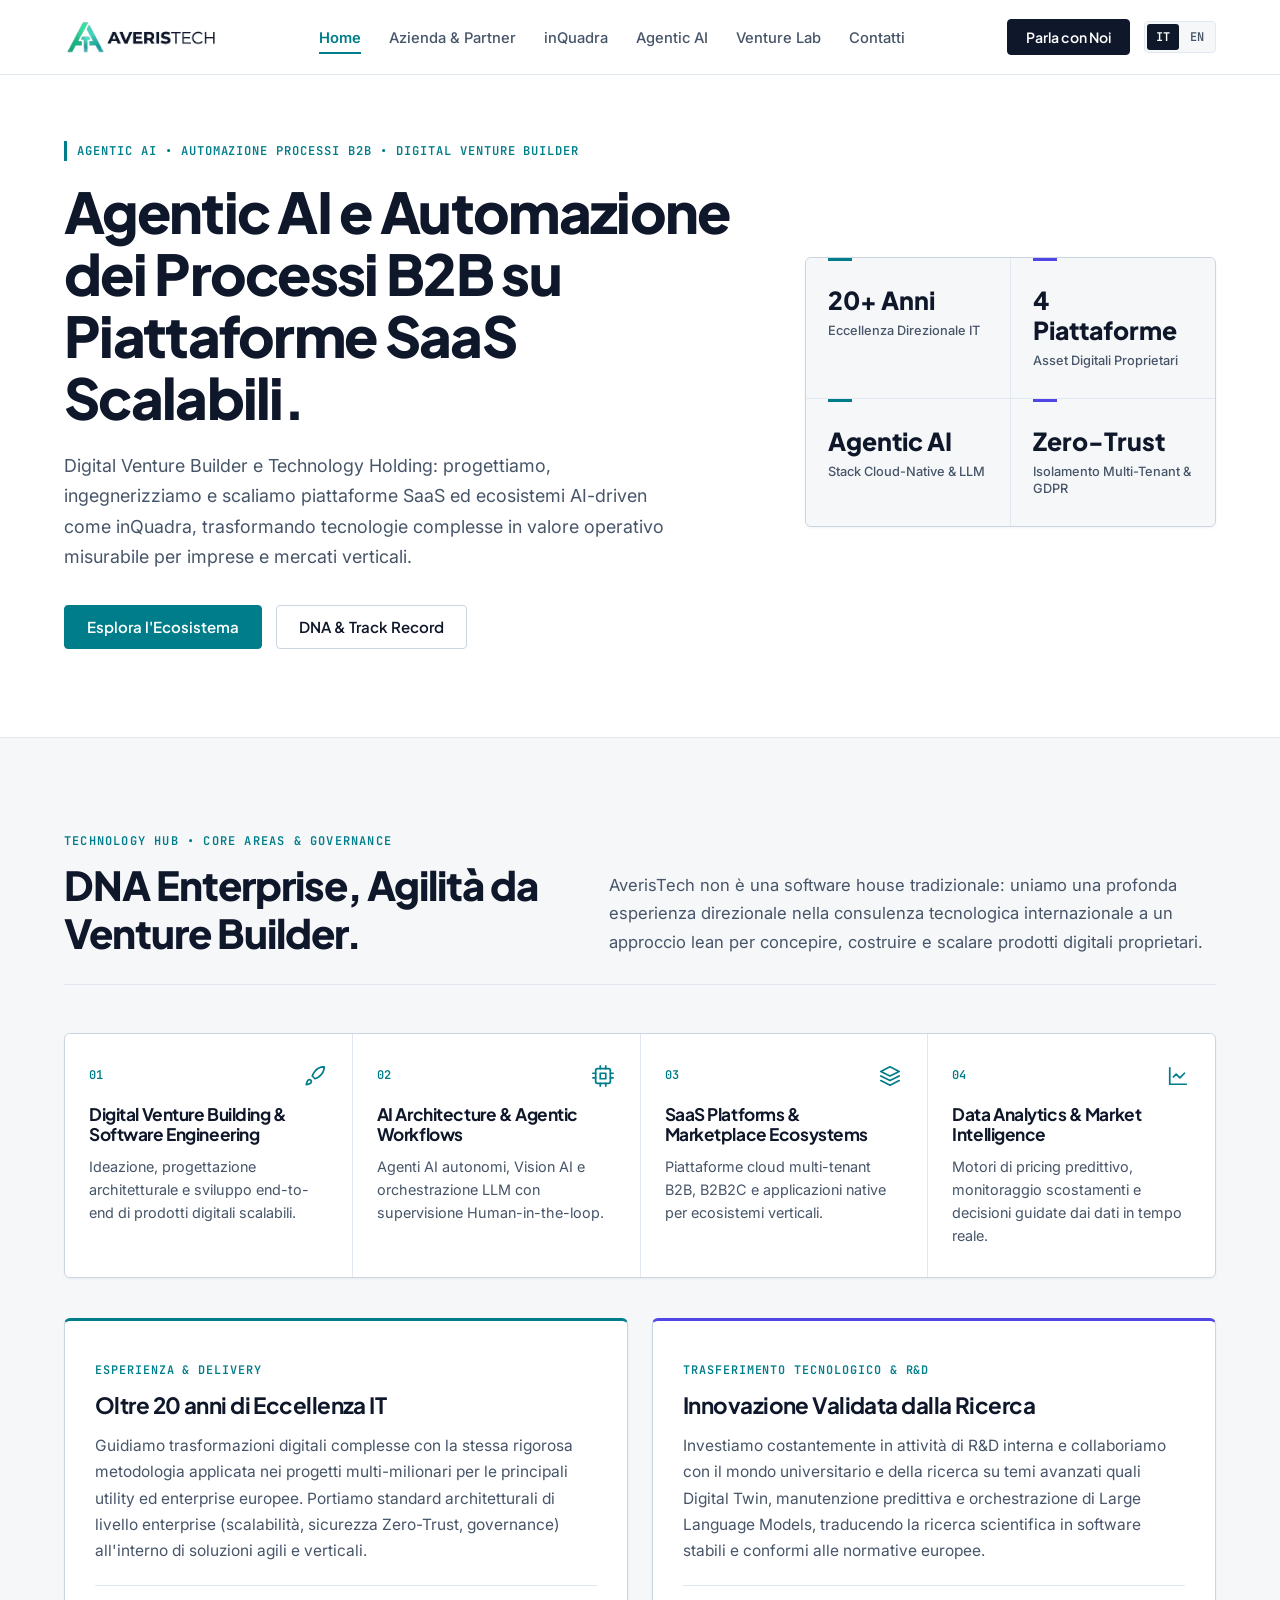
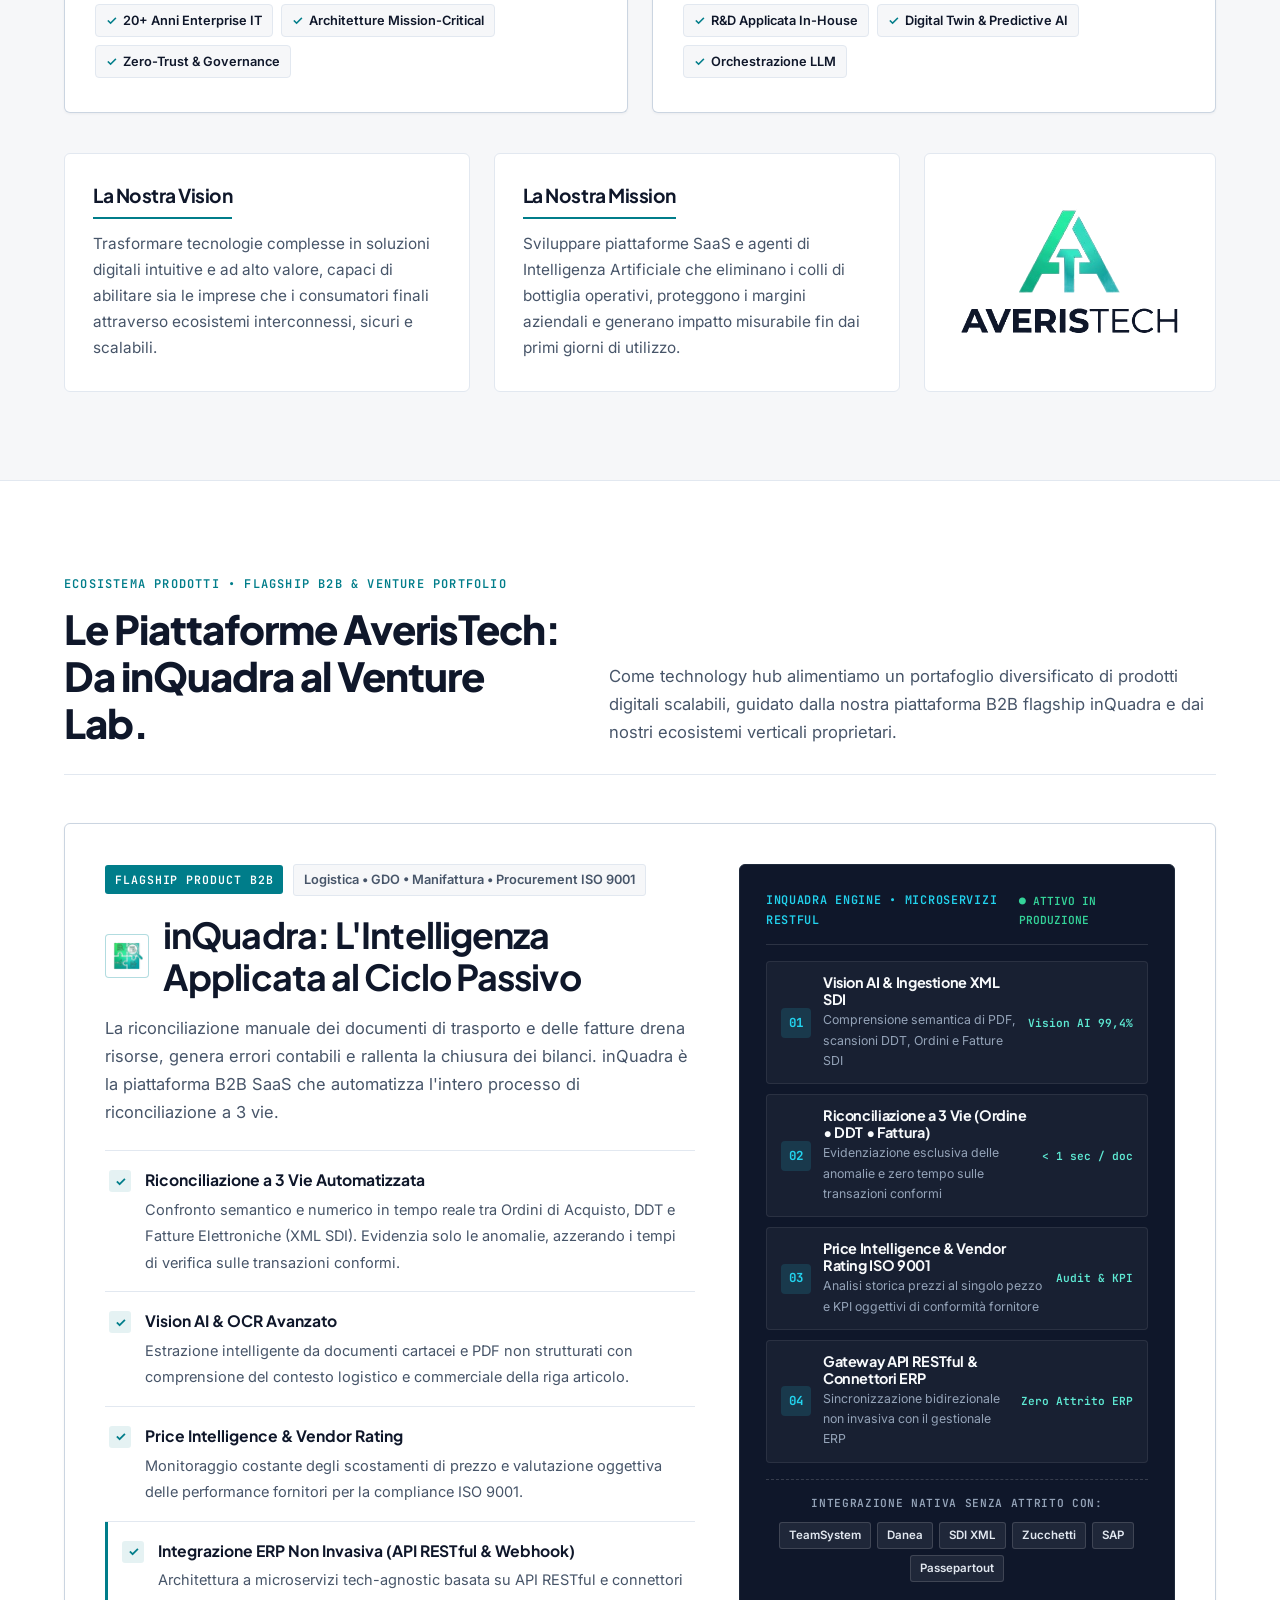
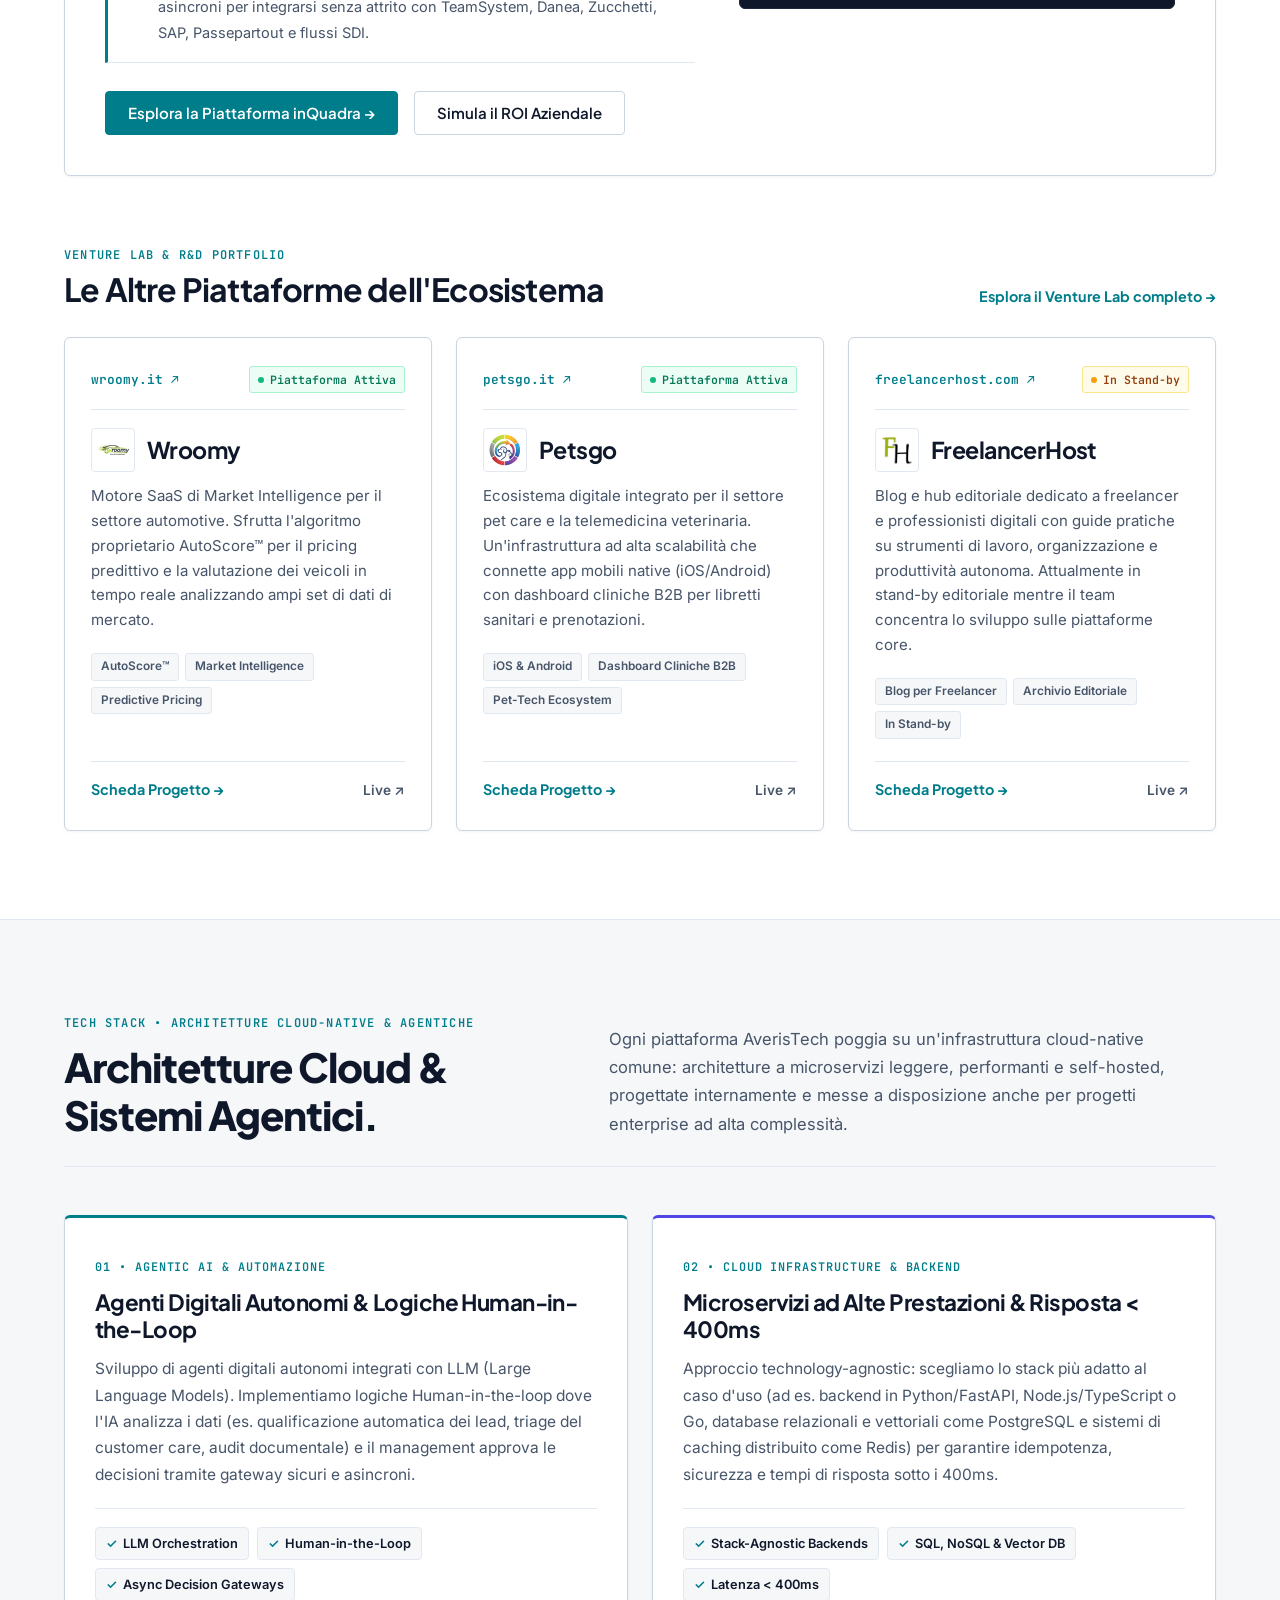
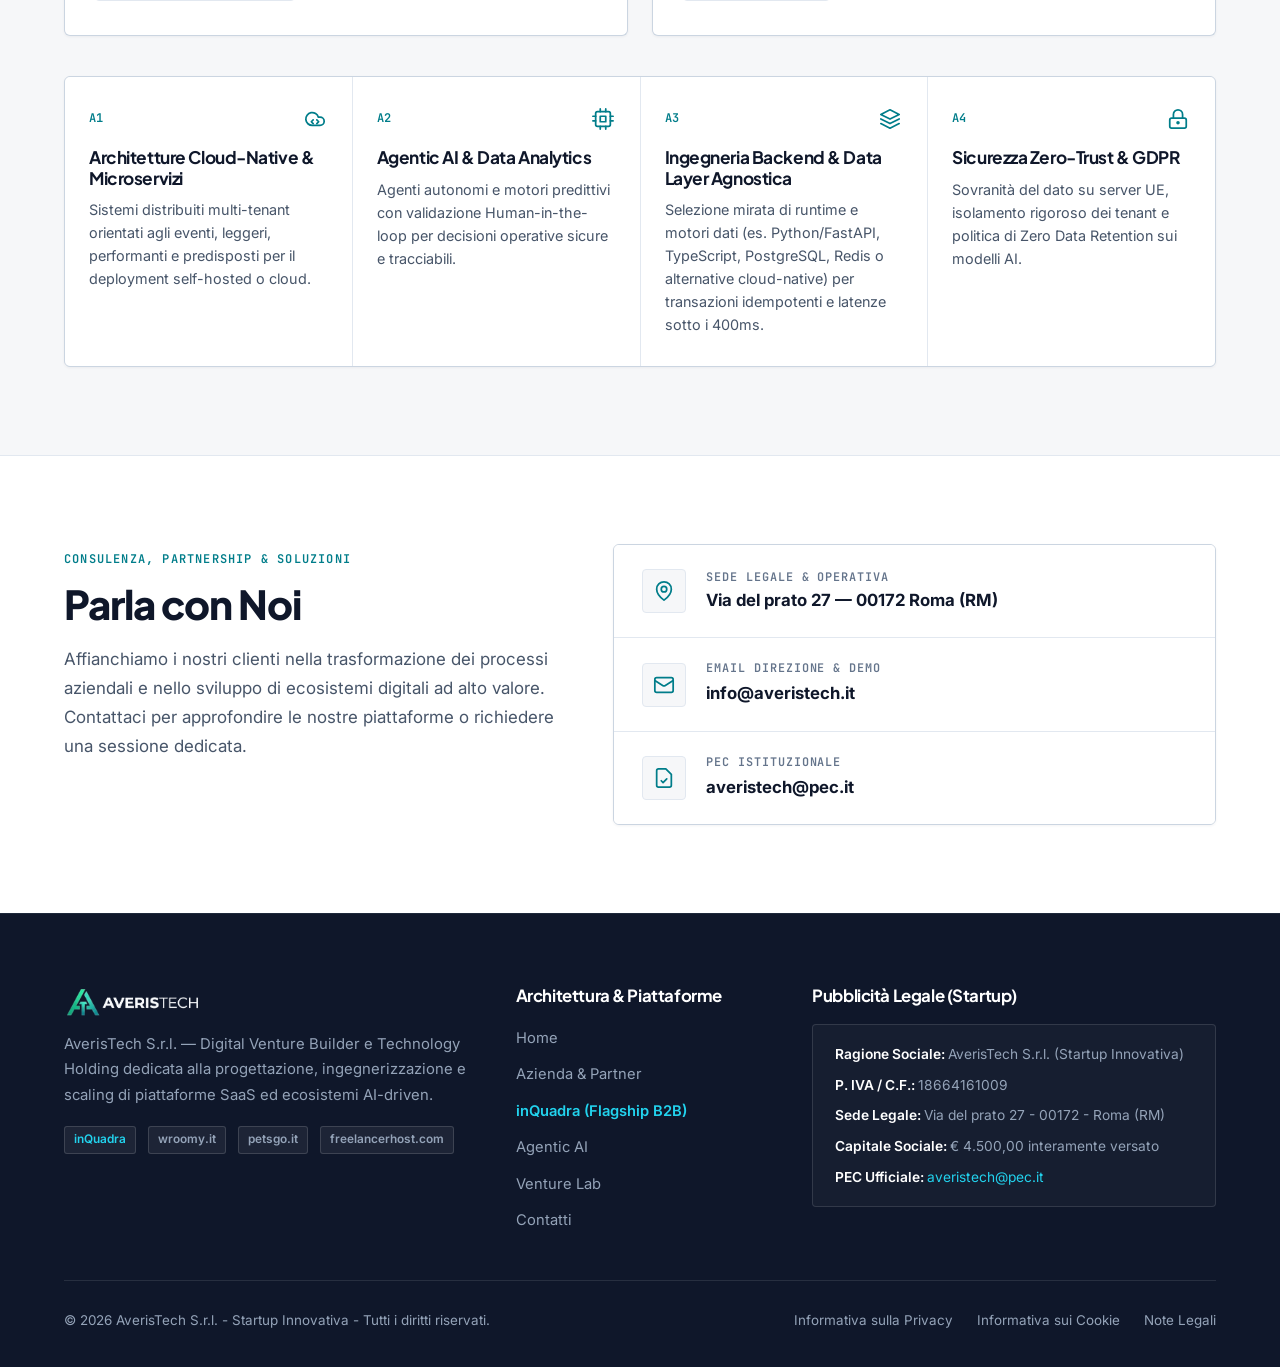
<file: index.html>
<!DOCTYPE html>
<html lang="it">

<head>
    <meta charset="UTF-8" />
    <meta name="viewport" content="width=device-width, initial-scale=1.0" />
    <title>AverisTech — Agentic AI &amp; Automazione Processi B2B | inQuadra</title>
    <meta name="description"
        content="AverisTech: Agentic AI, automazione dei processi B2B e piattaforme SaaS multi-tenant. Digital Venture Builder e Technology Holding dietro inQuadra, Wroomy e PetsGo." />
    <meta name="keywords"
        content="AverisTech, Agentic AI, Automazione Processi B2B, inQuadra, Digital Venture Builder, Technology Holding, SaaS Multi-Tenant, Cloud-Native Architecture, Microservizi, Wroomy, PetsGo, FreelancerHost, Riconciliazione a 3 Vie" />
    <meta name="author" content="AverisTech S.r.l." />
    <meta name="robots" content="index, follow" />
    <link rel="canonical" href="https://averistech.it/" />

    <!-- Favicon -->
    <link rel="icon" type="image/png" href="media/logo-icon-transparent.png" />

    <!-- OpenGraph Metadata -->
    <meta property="og:title" content="AverisTech — Agentic AI &amp; Automazione Processi B2B | inQuadra" />
    <meta property="og:description"
        content="Automazione dei processi critici, Agentic AI e piattaforme SaaS B2B (inQuadra). Digital Venture Builder e Technology Holding per imprese e mercati verticali." />
    <meta property="og:type" content="website" />
    <meta property="og:url" content="https://averistech.it/" />
    <meta property="og:image" content="https://averistech.it/media/logo-stacked.jpeg" />

    <!-- Twitter Card Metadata -->
    <meta name="twitter:card" content="summary_large_image" />
    <meta name="twitter:title" content="AverisTech — Agentic AI &amp; Automazione Processi B2B | inQuadra" />
    <meta name="twitter:description"
        content="Agentic AI e automazione processi B2B con inQuadra. Digital Venture Builder e Technology Holding per piattaforme SaaS ad alto valore." />
    <meta name="twitter:image" content="https://averistech.it/media/logo-stacked.jpeg" />

    <!-- JSON-LD Organization Schema -->
    <script type="application/ld+json">
  {
    "@context": "https://schema.org",
    "@type": "Organization",
    "name": "AverisTech S.r.l.",
    "url": "https://averistech.it",
    "logo": "https://averistech.it/media/logo-stacked.jpeg",
    "taxID": "18664161009",
    "vatID": "IT18664161009",
    "description": "Digital Venture Builder e Technology Holding dedicata alla progettazione, ingegnerizzazione e scaling di piattaforme SaaS ed ecosistemi AI-driven.",
    "address": {
      "@type": "PostalAddress",
      "streetAddress": "Via del prato 27",
      "postalCode": "00172",
      "addressLocality": "Roma",
      "addressRegion": "RM",
      "addressCountry": "IT"
    },
    "sameAs": [
      "https://petsgo.it",
      "https://wroomy.it",
      "https://freelancerhost.com"
    ],
    "hasPart": [
      {
        "@type": "SoftwareApplication",
        "name": "inQuadra",
        "applicationCategory": "BusinessApplication",
        "url": "https://averistech.it/inquadra.html",
        "description": "Piattaforma B2B SaaS flagship per l'automazione del ciclo passivo e attivo, riconciliazione a 3 vie (Ordine-DDT-Fattura), Vision AI e Price Intelligence."
      },
      {
        "@type": "WebPage",
        "name": "AverisTech Venture Lab — R&D Portfolio",
        "url": "https://averistech.it/venture-lab.html",
        "description": "Incubatore tecnologico interno dedicato a piattaforme proprietarie e Proof of Concept operativi: Wroomy, PetsGo e FreelancerHost."
      }
    ]
  }
  </script>

    <!-- Styles -->
    <link rel="stylesheet" href="css/style.css" />
</head>

<body>
    <!-- Ambient Background Glow Blob -->
    <div class="ambient-glow" aria-hidden="true"></div>

    <!-- HEADER & NAVBAR -->
    <header class="navbar" id="navbar">
        <div class="container nav-container">
            <a href="#hero" class="logo-link" id="nav-logo-link" aria-label="AverisTech Home">
                <img src="media/logo-navbar-transparent.png" alt="AverisTech Logo" class="logo-img" id="navbar-logo" />
            </a>

            <nav aria-label="Menu Principale">
                <ul class="nav-links" id="nav-links">
                    <li><a href="#hero" class="nav-link active" id="link-home" data-i18n="nav-home">Home</a></li>
                    <li><a href="#credibility" class="nav-link" id="link-company" data-i18n="nav-company">Azienda &amp;
                            Partner</a></li>
                    <li><a href="#inquadra" class="nav-link" id="link-inquadra" data-i18n="nav-inquadra">inQuadra</a>
                    </li>
                    <li><a href="#agentic-ai" class="nav-link" id="link-agentic" data-i18n="nav-agentic">Agentic AI</a>
                    </li>
                    <li><a href="venture-lab.html" class="nav-link" id="link-venture" data-i18n="nav-venture">Venture
                            Lab</a></li>
                    <li><a href="#contact" class="nav-link" id="link-contact" data-i18n="nav-contact">Contatti</a></li>
                </ul>
            </nav>

            <div style="display: flex; align-items: center; gap: 14px;">
                <!-- Primary Navbar CTA -->
                <a href="#contact" class="btn btn-primary nav-cta-btn" id="nav-cta-demo" data-i18n="nav-cta-demo">
                    Parla con Noi
                </a>

                <!-- Language Switcher (IT / EN) -->
                <div class="lang-toggle" id="lang-switcher" role="group"
                    aria-label="Selettore Lingua / Language Switcher">
                    <button type="button" class="lang-btn active" id="btn-lang-it" aria-label="Italiano">IT</button>
                    <button type="button" class="lang-btn" id="btn-lang-en" aria-label="English">EN</button>
                </div>

                <!-- Mobile Navigation Hamburger Button -->
                <button type="button" class="nav-toggle-btn" id="nav-toggle" aria-label="Apri Menu Navigazione"
                    aria-expanded="false" aria-controls="nav-links">
                    ☰
                </button>
            </div>
        </div>
    </header>

    <main>
        <!-- =================================================================
             1. HERO SECTION (NEVE FSE ASYMMETRIC SPLIT EDITORIAL COVER)
             ================================================================= -->
        <section class="hero" id="hero" aria-labelledby="hero-heading">
            <div class="container">
                <div class="hero-split-grid">
                    <div class="hero-content">
                        <p class="hero-kicker" id="hero-badge-pill">
                            <span class="hero-badge-text" data-i18n="hero-badge">Agentic AI • Automazione Processi B2B •
                                Digital Venture Builder</span>
                        </p>

                        <h1 class="hero-title" id="hero-heading" data-i18n="hero-title">
                            Agentic AI e Automazione dei Processi B2B su Piattaforme SaaS Scalabili.
                        </h1>

                        <p class="hero-subtitle" id="hero-subtext" data-i18n="hero-subtitle">
                            Digital Venture Builder e Technology Holding: progettiamo, ingegnerizziamo e scaliamo
                            piattaforme SaaS ed ecosistemi AI-driven come inQuadra, trasformando tecnologie complesse in
                            valore operativo misurabile per imprese e mercati verticali.
                        </p>

                        <div class="hero-actions" id="hero-cta-group">
                            <a href="#inquadra" class="btn btn-primary" id="cta-explore" data-i18n="hero-btn-primary">
                                Esplora l'Ecosistema
                            </a>
                            <a href="#credibility" class="btn btn-secondary" id="cta-approach"
                                data-i18n="hero-btn-secondary">
                                DNA &amp; Track Record
                            </a>
                        </div>
                    </div>

                    <!-- Executive 2x2 KPI Matrix -->
                    <div class="exec-kpi-strip" aria-label="Indicatori Chiave AverisTech">
                        <div class="exec-kpi-item">
                            <span class="exec-kpi-val" data-i18n="kpi-1-val">20+ Anni</span>
                            <span class="exec-kpi-label" data-i18n="kpi-1-label">Eccellenza Direzionale IT</span>
                        </div>
                        <div class="exec-kpi-item">
                            <span class="exec-kpi-val" data-i18n="kpi-2-val">4 Piattaforme</span>
                            <span class="exec-kpi-label" data-i18n="kpi-2-label">Asset Digitali Proprietari</span>
                        </div>
                        <div class="exec-kpi-item">
                            <span class="exec-kpi-val" data-i18n="kpi-3-val">Agentic AI</span>
                            <span class="exec-kpi-label" data-i18n="kpi-3-label">Stack Cloud-Native &amp; LLM</span>
                        </div>
                        <div class="exec-kpi-item">
                            <span class="exec-kpi-val" data-i18n="kpi-4-val">Zero-Trust</span>
                            <span class="exec-kpi-label" data-i18n="kpi-4-label">Isolamento Multi-Tenant &amp;
                                GDPR</span>
                        </div>
                    </div>
                </div>
            </div>
        </section>

        <!-- =================================================================
             2. CHI SIAMO, CORE AREAS & TRACK RECORD (IDENTITÀ + CREDIBILITÀ)
             ================================================================= -->
        <section class="credibility-section" id="credibility" aria-labelledby="credibility-heading">
            <div class="container">
                <div class="fse-split-header">
                    <div>
                        <span class="section-tag" data-i18n="cred-tag">Technology Hub • Core Areas &amp;
                            Governance</span>
                        <h2 id="credibility-heading" class="section-title" data-i18n="cred-title">
                            DNA Enterprise, Agilità da Venture Builder.
                        </h2>
                    </div>
                    <p class="section-desc" data-i18n="cred-desc">
                        AverisTech non è una software house tradizionale: uniamo una profonda esperienza direzionale
                        nella consulenza tecnologica internazionale a un approccio <em>lean</em> per concepire,
                        costruire e scalare prodotti digitali proprietari.
                    </p>
                </div>

                <!-- 4 Core Areas (Connected Architectural FSE Table) -->
                <div class="innovation-grid" style="margin-bottom: 40px;" aria-label="Core Areas AverisTech">
                    <article class="tech-item" id="core-area-1">
                        <div class="tech-item-header">
                            <span class="tech-step-num">01</span>
                            <span class="tech-icon" aria-hidden="true">
                                <svg xmlns="http://www.w3.org/2000/svg" viewBox="0 0 24 24" fill="none"
                                    stroke="currentColor" stroke-linecap="round" stroke-linejoin="round">
                                    <path
                                        d="M4.5 16.5c-1.5 1.26-2 5-2 5s3.74-.5 5-2c.71-.84.7-2.13-.09-2.91a2.18 2.18 0 0 0-2.91-.09z" />
                                    <path
                                        d="m12 15-3-3a22 22 0 0 1 2-3.95A12.88 12.88 0 0 1 22 2c0 2.72-.78 7.5-6 11a22.35 22.35 0 0 1-4 2z" />
                                </svg>
                            </span>
                        </div>
                        <h3 data-i18n="ca-1-title">Digital Venture Building &amp; Software Engineering</h3>
                        <p data-i18n="ca-1-desc">Ideazione, progettazione architetturale e sviluppo end-to-end di
                            prodotti
                            digitali scalabili.</p>
                    </article>

                    <article class="tech-item" id="core-area-2">
                        <div class="tech-item-header">
                            <span class="tech-step-num">02</span>
                            <span class="tech-icon" aria-hidden="true">
                                <svg xmlns="http://www.w3.org/2000/svg" viewBox="0 0 24 24" fill="none"
                                    stroke="currentColor" stroke-linecap="round" stroke-linejoin="round">
                                    <rect x="4" y="4" width="16" height="16" rx="2" ry="2" />
                                    <rect x="9" y="9" width="6" height="6" />
                                    <path d="M9 1v3" />
                                    <path d="M15 1v3" />
                                    <path d="M9 20v3" />
                                    <path d="M15 20v3" />
                                    <path d="M20 9h3" />
                                    <path d="M20 14h3" />
                                    <path d="M1 9h3" />
                                    <path d="M1 14h3" />
                                </svg>
                            </span>
                        </div>
                        <h3 data-i18n="ca-2-title">AI Architecture &amp; Agentic Workflows</h3>
                        <p data-i18n="ca-2-desc">Agenti AI autonomi, Vision AI e orchestrazione LLM con supervisione
                            <em>Human-in-the-loop</em>.
                        </p>
                    </article>

                    <article class="tech-item" id="core-area-3">
                        <div class="tech-item-header">
                            <span class="tech-step-num">03</span>
                            <span class="tech-icon" aria-hidden="true">
                                <svg xmlns="http://www.w3.org/2000/svg" viewBox="0 0 24 24" fill="none"
                                    stroke="currentColor" stroke-linecap="round" stroke-linejoin="round">
                                    <polygon points="12 2 2 7 12 12 22 7 12 2" />
                                    <polyline points="2 17 12 22 22 17" />
                                    <polyline points="2 12 12 17 22 12" />
                                </svg>
                            </span>
                        </div>
                        <h3 data-i18n="ca-3-title">SaaS Platforms &amp; Marketplace Ecosystems</h3>
                        <p data-i18n="ca-3-desc">Piattaforme cloud multi-tenant B2B, B2B2C e applicazioni native per
                            ecosistemi verticali.</p>
                    </article>

                    <article class="tech-item" id="core-area-4">
                        <div class="tech-item-header">
                            <span class="tech-step-num">04</span>
                            <span class="tech-icon" aria-hidden="true">
                                <svg xmlns="http://www.w3.org/2000/svg" viewBox="0 0 24 24" fill="none"
                                    stroke="currentColor" stroke-linecap="round" stroke-linejoin="round">
                                    <path d="M3 3v18h18" />
                                    <path d="m19 9-5 5-4-4-3 3" />
                                </svg>
                            </span>
                        </div>
                        <h3 data-i18n="ca-4-title">Data Analytics &amp; Market Intelligence</h3>
                        <p data-i18n="ca-4-desc">Motori di pricing predittivo, monitoraggio scostamenti e decisioni
                            guidate dai dati in tempo reale.</p>
                    </article>
                </div>

                <!-- 2 Blocchi di Credibilità (Esperienza 20+ Anni + Ricerca & R&D) -->
                <div class="credibility-grid" style="margin-bottom: 40px;">
                    <!-- Blocco 1: Esperienza e Delivery -->
                    <article class="credibility-card" id="cred-card-track-record">
                        <span class="credibility-eyebrow" data-i18n="cred-c1-eyebrow">Esperienza &amp; Delivery</span>
                        <h3 data-i18n="cred-c1-title">Oltre 20 anni di Eccellenza IT</h3>
                        <p data-i18n="cred-c1-p1" style="margin-bottom: 0;">
                            Guidiamo trasformazioni digitali complesse con la stessa rigorosa metodologia applicata nei
                            progetti multi-milionari per le principali utility ed enterprise europee. Portiamo standard
                            architetturali di livello enterprise (scalabilità, sicurezza Zero-Trust, governance)
                            all'interno di soluzioni agili e verticali.
                        </p>
                        <div class="partner-badges-row">
                            <div class="partner-institution-pill"><span>✓</span> 20+ Anni Enterprise IT</div>
                            <div class="partner-institution-pill"><span>✓</span> Architetture Mission-Critical</div>
                            <div class="partner-institution-pill"><span>✓</span> Zero-Trust &amp; Governance</div>
                        </div>
                    </article>

                    <!-- Blocco 2: Trasferimento Tecnologico e R&D -->
                    <article class="credibility-card" id="cred-card-academic">
                        <span class="credibility-eyebrow" data-i18n="cred-c2-eyebrow">Trasferimento Tecnologico &amp;
                            R&amp;D</span>
                        <h3 data-i18n="cred-c2-title">Innovazione Validata dalla Ricerca</h3>
                        <p data-i18n="cred-c2-p1" style="margin-bottom: 0;">
                            Investiamo costantemente in attività di R&amp;D interna e collaboriamo con il mondo
                            universitario e della ricerca su temi avanzati quali Digital Twin, manutenzione predittiva
                            e orchestrazione di Large Language Models, traducendo la ricerca scientifica in software
                            stabili e conformi alle normative europee.
                        </p>
                        <div class="partner-badges-row" aria-label="Pilastri di Ricerca e Sviluppo">
                            <div class="partner-institution-pill"><span>✓</span> R&amp;D Applicata In-House</div>
                            <div class="partner-institution-pill"><span>✓</span> Digital Twin &amp; Predictive AI</div>
                            <div class="partner-institution-pill"><span>✓</span> Orchestrazione LLM</div>
                        </div>
                    </article>
                </div>

                <!-- Corporate Vision, Mission & Brand Emblem 3-Column Row -->
                <div class="fse-vision-row">
                    <div class="fse-vision-card">
                        <h3 data-i18n="about-vision-title">La Nostra Vision</h3>
                        <p data-i18n="about-vision-text">
                            Trasformare tecnologie complesse in soluzioni digitali intuitive e ad alto valore, capaci di
                            abilitare sia le imprese che i consumatori finali attraverso ecosistemi interconnessi,
                            sicuri e scalabili.
                        </p>
                    </div>

                    <div class="fse-vision-card">
                        <h3 data-i18n="about-mission-title">La Nostra Mission</h3>
                        <p data-i18n="about-mission-text">
                            Sviluppare piattaforme SaaS e agenti di Intelligenza Artificiale che eliminano i colli di
                            bottiglia operativi, proteggono i margini aziendali e generano impatto misurabile fin dai
                            primi giorni di utilizzo.
                        </p>
                    </div>

                    <div class="about-visual">
                        <div class="about-card-glow" id="about-card-emblem">
                            <img src="media/logo-stacked-transparent.png" alt="AverisTech Stacked Emblem" class="logo-stacked-img"
                                id="about-logo-stacked" />
                        </div>
                    </div>
                </div>
            </div>
        </section>

        <!-- =================================================================
             3. IL NOSTRO ECOSISTEMA: FLAGSHIP B2B (INQUADRA) + PORTFOLIO VENTURE
             ================================================================= -->
        <section class="core-product-section" id="inquadra" aria-labelledby="core-product-heading">
            <div class="container">
                <div class="fse-split-header">
                    <div>
                        <span class="section-tag" data-i18n="core-tag">Ecosistema Prodotti • Flagship B2B &amp; Venture
                            Portfolio</span>
                        <h2 id="core-product-heading" class="section-title" data-i18n="core-title">
                            Le Piattaforme AverisTech: Da inQuadra al Venture Lab.
                        </h2>
                    </div>
                    <p class="section-desc" data-i18n="core-desc">
                        Come technology hub alimentiamo un portafoglio diversificato di prodotti digitali scalabili,
                        guidato dalla nostra piattaforma B2B flagship <strong>inQuadra</strong> e dai nostri ecosistemi
                        verticali proprietari.
                    </p>
                </div>

                <!-- PARTE A: FLAGSHIP PRODUCT B2B (inQuadra) -->
                <div class="core-product-monolith" style="margin-bottom: 64px;">
                    <!-- Left Column: CFO & COO Value Proposition -->
                    <div>
                        <div class="core-product-badge-row">
                            <span class="core-product-pill" data-i18n="core-pill-badge">Flagship Product B2B</span>
                            <span class="core-product-sector-tag" data-i18n="core-sector-badge">Logistica • GDO •
                                Manifattura • Procurement ISO 9001</span>
                        </div>

                        <h3 class="core-product-heading">
                            <span class="project-logo-badge"
                                style="background: #ffffff; border: 1px solid rgba(0, 139, 153, 0.3);">
                                <img src="media/inquadra-logo-transparent.png" alt="inQuadra Logo"
                                    class="project-badge-img" />
                            </span>
                            <span data-i18n="core-inquadra-sub">inQuadra: L'Intelligenza Applicata al Ciclo
                                Passivo</span>
                        </h3>

                        <p class="core-product-lead" data-i18n="core-lead">
                            La riconciliazione manuale dei documenti di trasporto e delle fatture drena risorse, genera
                            errori contabili e rallenta la chiusura dei bilanci. inQuadra è la piattaforma B2B SaaS che
                            automatizza l'intero processo di riconciliazione a 3 vie.
                        </p>

                        <div class="core-pillars-list">
                            <!-- Feature 1 -->
                            <div class="core-pillar-item">
                                <span class="core-pillar-check" aria-hidden="true">✓</span>
                                <div class="core-pillar-text">
                                    <strong data-i18n="core-p1-title">Riconciliazione a 3 Vie Automatizzata</strong>
                                    <span data-i18n="core-p1-desc">Confronto semantico e numerico in tempo reale tra
                                        Ordini di Acquisto, DDT e Fatture Elettroniche (XML SDI). Evidenzia solo le
                                        anomalie, azzerando i tempi di verifica sulle transazioni conformi.</span>
                                </div>
                            </div>

                            <!-- Feature 2 -->
                            <div class="core-pillar-item">
                                <span class="core-pillar-check" aria-hidden="true">✓</span>
                                <div class="core-pillar-text">
                                    <strong data-i18n="core-p2-title">Vision AI &amp; OCR Avanzato</strong>
                                    <span data-i18n="core-p2-desc">Estrazione intelligente da documenti cartacei e PDF
                                        non strutturati con comprensione del contesto logistico e commerciale della
                                        riga articolo.</span>
                                </div>
                            </div>

                            <!-- Feature 3 -->
                            <div class="core-pillar-item">
                                <span class="core-pillar-check" aria-hidden="true">✓</span>
                                <div class="core-pillar-text">
                                    <strong data-i18n="core-p3-title">Price Intelligence &amp; Vendor Rating</strong>
                                    <span data-i18n="core-p3-desc">Monitoraggio costante degli scostamenti di prezzo e
                                        valutazione oggettiva delle performance fornitori per la compliance ISO
                                        9001.</span>
                                </div>
                            </div>

                            <!-- Integrazione -->
                            <div class="core-pillar-item"
                                style="border-left: 3px solid var(--accent-cyan); padding-left: 14px;">
                                <span class="core-pillar-check" aria-hidden="true">✓</span>
                                <div class="core-pillar-text">
                                    <strong data-i18n="core-p4-title">Integrazione ERP Non Invasiva (API RESTful &amp;
                                        Webhook)</strong>
                                    <span data-i18n="core-p4-desc">Architettura a microservizi tech-agnostic basata su
                                        API RESTful e connettori asincroni per integrarsi senza attrito con TeamSystem,
                                        Danea, Zucchetti, SAP, Passepartout e flussi SDI.</span>
                                </div>
                            </div>
                        </div>

                        <div style="display: flex; gap: 16px; flex-wrap: wrap;">
                            <a href="inquadra.html" class="btn btn-primary" data-i18n="core-cta-primary">
                                Esplora la Piattaforma inQuadra →
                            </a>
                            <a href="inquadra.html#calculator" class="btn btn-secondary" data-i18n="core-cta-roi">
                                Simula il ROI Aziendale
                            </a>
                        </div>
                    </div>

                    <!-- Right Column: Architectural Pipeline Visual -->
                    <div class="core-arch-panel" aria-label="Architettura Operativa inQuadra">
                        <div class="core-arch-header">
                            <span class="core-arch-title" data-i18n="core-arch-header">INQUADRA ENGINE • MICROSERVIZI
                                RESTFUL</span>
                            <span class="core-arch-status" data-i18n="core-arch-live">● ATTIVO IN PRODUZIONE</span>
                        </div>

                        <div class="core-arch-flow">
                            <div class="core-arch-node">
                                <div class="core-arch-node-left">
                                    <div class="core-arch-node-icon">01</div>
                                    <div class="core-arch-node-info">
                                        <h4 data-i18n="core-arch-n1-title">Vision AI &amp; Ingestione XML SDI</h4>
                                        <p data-i18n="core-arch-n1-desc">Comprensione semantica di PDF, scansioni DDT,
                                            Ordini e Fatture SDI</p>
                                    </div>
                                </div>
                                <span class="core-arch-node-badge" data-i18n="core-arch-n1-badge">Vision AI 99,4%</span>
                            </div>

                            <div class="core-arch-node">
                                <div class="core-arch-node-left">
                                    <div class="core-arch-node-icon">02</div>
                                    <div class="core-arch-node-info">
                                        <h4 data-i18n="core-arch-n2-title">Riconciliazione a 3 Vie (Ordine • DDT •
                                            Fattura)</h4>
                                        <p data-i18n="core-arch-n2-desc">Evidenziazione esclusiva delle anomalie e zero
                                            tempo sulle transazioni conformi</p>
                                    </div>
                                </div>
                                <span class="core-arch-node-badge" data-i18n="core-arch-n2-badge">&lt; 1 sec /
                                    doc</span>
                            </div>

                            <div class="core-arch-node">
                                <div class="core-arch-node-left">
                                    <div class="core-arch-node-icon">03</div>
                                    <div class="core-arch-node-info">
                                        <h4 data-i18n="core-arch-n3-title">Price Intelligence &amp; Vendor Rating ISO
                                            9001</h4>
                                        <p data-i18n="core-arch-n3-desc">Analisi storica prezzi al singolo pezzo e KPI
                                            oggettivi di conformità fornitore</p>
                                    </div>
                                </div>
                                <span class="core-arch-node-badge" data-i18n="core-arch-n3-badge">Audit &amp; KPI</span>
                            </div>

                            <div class="core-arch-node">
                                <div class="core-arch-node-left">
                                    <div class="core-arch-node-icon">04</div>
                                    <div class="core-arch-node-info">
                                        <h4 data-i18n="core-arch-n4-title">Gateway API RESTful &amp; Connettori ERP</h4>
                                        <p data-i18n="core-arch-n4-desc">Sincronizzazione bidirezionale non invasiva con
                                            il gestionale ERP</p>
                                    </div>
                                </div>
                                <span class="core-arch-node-badge" data-i18n="core-arch-n4-badge">Zero Attrito
                                    ERP</span>
                            </div>
                        </div>

                        <div class="core-arch-erp-box">
                            <span class="core-arch-erp-label" data-i18n="core-arch-erp-label">Integrazione nativa senza
                                attrito con:</span>
                            <div class="core-arch-erp-tags">
                                <span class="tag">TeamSystem</span>
                                <span class="tag">Danea</span>
                                <span class="tag">SDI XML</span>
                                <span class="tag">Zucchetti</span>
                                <span class="tag">SAP</span>
                                <span class="tag">Passepartout</span>
                            </div>
                        </div>
                    </div>
                </div>

                <!-- PARTE B: LE ALTRE VENTURE PROPRIETARIE (VISIBILITÀ IMMEDIATA PER CHI ARRIVA DA LINKEDIN) -->
                <div
                    style="margin-bottom: 28px; display: flex; align-items: flex-end; justify-content: space-between; gap: 20px; flex-wrap: wrap;">
                    <div>
                        <span class="section-tag" data-i18n="vlab-sec-tag" style="margin-bottom: 6px;">Venture Lab &amp;
                            R&amp;D Portfolio</span>
                        <h3 style="font-size: clamp(1.5rem, 2.5vw, 2rem);" data-i18n="vlab-sec-title">
                            Le Altre Piattaforme dell'Ecosistema
                        </h3>
                    </div>
                    <a href="venture-lab.html" class="project-link-btn" data-i18n="cred-venture-btn">
                        Esplora il Venture Lab completo →
                    </a>
                </div>

                <div class="venture-grid-3">
                    <!-- Card 1: Wroomy -->
                    <article class="project-card" id="home-card-wroomy">
                        <div>
                            <div class="project-header">
                                <a href="https://wroomy.it" target="_blank" rel="noopener noreferrer"
                                    class="project-domain">
                                    wroomy.it ↗
                                </a>
                                <span class="project-status">
                                    <span class="status-dot" aria-hidden="true"></span>
                                    <span data-i18n="vlab-status-poc">Piattaforma Attiva</span>
                                </span>
                            </div>

                            <h3 class="project-title">
                                <span class="project-logo-badge">
                                    <img src="media/wroomy-logo.png" alt="Wroomy Logo" class="project-badge-img" />
                                </span>
                                <span data-i18n="wroomy-title">Wroomy</span>
                            </h3>

                            <p class="project-desc" data-i18n="vlab-wroomy-desc">
                                Motore SaaS di Market Intelligence per il settore automotive. Sfrutta l'algoritmo
                                proprietario <em>AutoScore™</em> per il pricing predittivo e la valutazione dei veicoli
                                in tempo reale analizzando ampi set di dati di mercato.
                            </p>

                            <div class="project-tags" aria-label="Tecnologie Wroomy">
                                <span class="tag">AutoScore™</span>
                                <span class="tag">Market Intelligence</span>
                                <span class="tag">Predictive Pricing</span>
                            </div>
                        </div>

                        <div class="project-footer"
                            style="display: flex; align-items: center; justify-content: space-between; gap: 12px;">
                            <a href="wroomy.html" class="project-link-btn" data-i18n="vlab-card-cta">
                                Scheda Architetturale →
                            </a>
                            <a href="https://wroomy.it" target="_blank" rel="noopener noreferrer"
                                style="font-size: 0.85rem; color: var(--text-muted); font-weight: 600;">
                                Live ↗
                            </a>
                        </div>
                    </article>

                    <!-- Card 2: PetsGo -->
                    <article class="project-card" id="home-card-petsgo">
                        <div>
                            <div class="project-header">
                                <a href="https://petsgo.it" target="_blank" rel="noopener noreferrer"
                                    class="project-domain">
                                    petsgo.it ↗
                                </a>
                                <span class="project-status">
                                    <span class="status-dot" aria-hidden="true"></span>
                                    <span data-i18n="vlab-status-poc">Piattaforma Attiva</span>
                                </span>
                            </div>

                            <h3 class="project-title">
                                <span class="project-logo-badge">
                                    <img src="media/logo_petsgo.png" alt="PetsGo Logo" class="project-badge-img" />
                                </span>
                                <span data-i18n="petsgo-title">PetsGo</span>
                            </h3>

                            <p class="project-desc" data-i18n="vlab-petsgo-desc">
                                Ecosistema digitale integrato per il settore pet care e la telemedicina veterinaria.
                                Un'infrastruttura ad alta scalabilità che connette app mobili native (iOS/Android) con
                                dashboard cliniche B2B per libretti sanitari e prenotazioni.
                            </p>

                            <div class="project-tags" aria-label="Tecnologie PetsGo">
                                <span class="tag">iOS &amp; Android</span>
                                <span class="tag">Dashboard Cliniche B2B</span>
                                <span class="tag">Pet-Tech Ecosystem</span>
                            </div>
                        </div>

                        <div class="project-footer"
                            style="display: flex; align-items: center; justify-content: space-between; gap: 12px;">
                            <a href="petsgo.html" class="project-link-btn" data-i18n="vlab-card-cta">
                                Scheda Architetturale →
                            </a>
                            <a href="https://petsgo.it" target="_blank" rel="noopener noreferrer"
                                style="font-size: 0.85rem; color: var(--text-muted); font-weight: 600;">
                                Live ↗
                            </a>
                        </div>
                    </article>

                    <!-- Card 3: FreelancerHost (Blog per Freelancer — In Stand-by) -->
                    <article class="project-card" id="home-card-freelancerhost">
                        <div>
                            <div class="project-header">
                                <a href="https://freelancerhost.com" target="_blank" rel="noopener noreferrer"
                                    class="project-domain">
                                    freelancerhost.com ↗
                                </a>
                                <span class="project-status status-standby">
                                    <span class="status-dot" aria-hidden="true"></span>
                                    <span data-i18n="vlab-status-standby">In Stand-by</span>
                                </span>
                            </div>

                            <h3 class="project-title">
                                <span class="project-logo-badge">
                                    <img src="media/logo-freelancerhost.jpg" alt="FreelancerHost Logo"
                                        class="project-badge-img" />
                                </span>
                                <span data-i18n="freelancerhost-title">FreelancerHost</span>
                            </h3>

                            <p class="project-desc" data-i18n="vlab-flh-desc">
                                Blog e hub editoriale dedicato a freelancer e professionisti digitali con guide pratiche
                                su strumenti di lavoro, organizzazione e produttività autonoma. Attualmente in stand-by
                                editoriale mentre il team concentra lo sviluppo sulle piattaforme core.
                            </p>

                            <div class="project-tags" aria-label="Caratteristiche FreelancerHost">
                                <span class="tag">Blog per Freelancer</span>
                                <span class="tag">Archivio Editoriale</span>
                                <span class="tag">In Stand-by</span>
                            </div>
                        </div>

                        <div class="project-footer"
                            style="display: flex; align-items: center; justify-content: space-between; gap: 12px;">
                            <a href="freelancerhost.html" class="project-link-btn" data-i18n="vlab-card-cta">
                                Scheda Progetto →
                            </a>
                            <a href="https://freelancerhost.com" target="_blank" rel="noopener noreferrer"
                                style="font-size: 0.85rem; color: var(--text-muted); font-weight: 600;">
                                Live ↗
                            </a>
                        </div>
                    </article>
                </div>
            </div>
        </section>

        <!-- =================================================================
             4. STACK TECNOLOGICO & ARCHITETTURE (IL MOTORE DELLA HOLDING)
             ================================================================= -->
        <section class="innovation" id="agentic-ai" aria-labelledby="innov-heading">
            <div class="container">
                <div class="fse-split-header">
                    <div>
                        <span class="section-tag" data-i18n="innov-tag">Tech Stack • Architetture Cloud-Native &amp;
                            Agentiche</span>
                        <h2 id="innov-heading" class="section-title" data-i18n="innov-title">
                            Architetture Cloud &amp; Sistemi Agentici.
                        </h2>
                    </div>
                    <p class="section-desc" data-i18n="innov-desc">
                        Ogni piattaforma AverisTech poggia su un'infrastruttura cloud-native comune: architetture a
                        microservizi leggere, performanti e self-hosted, progettate internamente e messe a disposizione
                        anche per progetti enterprise ad alta complessità.
                    </p>
                </div>

                <!-- 2 Approfondimenti Architetturali -->
                <div class="credibility-grid" style="margin-bottom: 40px;">
                    <!-- Punto 1: Agentic AI & Automazione -->
                    <article class="credibility-card" id="arch-card-agentic">
                        <span class="credibility-eyebrow" data-i18n="arch-p1-eyebrow">01 • Agentic AI &amp;
                            Automazione</span>
                        <h3 data-i18n="arch-p1-title">Agenti Digitali Autonomi &amp; Logiche Human-in-the-Loop</h3>
                        <p data-i18n="arch-p1-desc" style="margin-bottom: 20px;">
                            Sviluppo di agenti digitali autonomi integrati con LLM (Large Language Models).
                            Implementiamo logiche <em>Human-in-the-loop</em> dove l'IA analizza i dati (es.
                            qualificazione automatica dei lead, triage del customer care, audit documentale) e il
                            management approva le decisioni tramite gateway sicuri e asincroni.
                        </p>
                        <div class="partner-badges-row">
                            <div class="partner-institution-pill"><span>✓</span> LLM Orchestration</div>
                            <div class="partner-institution-pill"><span>✓</span> Human-in-the-Loop</div>
                            <div class="partner-institution-pill"><span>✓</span> Async Decision Gateways</div>
                        </div>
                    </article>

                    <!-- Punto 2: Cloud Infrastructure & Backend -->
                    <article class="credibility-card" id="arch-card-cloud">
                        <span class="credibility-eyebrow" data-i18n="arch-p2-eyebrow">02 • Cloud Infrastructure &amp;
                            Backend</span>
                        <h3 data-i18n="arch-p2-title">Microservizi ad Alte Prestazioni &amp; Risposta &lt; 400ms</h3>
                        <p data-i18n="arch-p2-desc" style="margin-bottom: 20px;">
                            Approccio technology-agnostic: scegliamo lo stack più adatto al caso d'uso (ad es. backend
                            in Python/FastAPI, Node.js/TypeScript o Go, database relazionali e vettoriali come
                            PostgreSQL e sistemi di caching distribuito come Redis) per garantire idempotenza,
                            sicurezza e tempi di risposta sotto i 400ms.
                        </p>
                        <div class="partner-badges-row">
                            <div class="partner-institution-pill"><span>✓</span> Stack-Agnostic Backends</div>
                            <div class="partner-institution-pill"><span>✓</span> SQL, NoSQL &amp; Vector DB</div>
                            <div class="partner-institution-pill"><span>✓</span> Latenza &lt; 400ms</div>
                        </div>
                    </article>
                </div>

                <!-- 4 Pilastri Tecnologici (Connected FSE Table) -->
                <div class="innovation-grid">
                    <article class="tech-item" id="tech-card-1">
                        <div class="tech-item-header">
                            <span class="tech-step-num">A1</span>
                            <span class="tech-icon" aria-hidden="true">
                                <svg xmlns="http://www.w3.org/2000/svg" viewBox="0 0 24 24" fill="none"
                                    stroke="currentColor" stroke-linecap="round" stroke-linejoin="round">
                                    <path d="M17.5 19H9a7 7 0 1 1 6.71-9h1.79a4.5 4.5 0 1 1 0 9Z" />
                                    <path d="m10 13-2 2 2 2" />
                                    <path d="m14 17 2-2-2-2" />
                                </svg>
                            </span>
                        </div>
                        <h3 data-i18n="tech-1-title">Architetture Cloud-Native &amp; Microservizi</h3>
                        <p data-i18n="tech-1-desc">Sistemi distribuiti multi-tenant orientati agli eventi, leggeri,
                            performanti e predisposti per il deployment self-hosted o cloud.</p>
                    </article>

                    <article class="tech-item" id="tech-card-2">
                        <div class="tech-item-header">
                            <span class="tech-step-num">A2</span>
                            <span class="tech-icon" aria-hidden="true">
                                <svg xmlns="http://www.w3.org/2000/svg" viewBox="0 0 24 24" fill="none"
                                    stroke="currentColor" stroke-linecap="round" stroke-linejoin="round">
                                    <rect x="4" y="4" width="16" height="16" rx="2" ry="2" />
                                    <rect x="9" y="9" width="6" height="6" />
                                    <path d="M9 1v3" />
                                    <path d="M15 1v3" />
                                    <path d="M9 20v3" />
                                    <path d="M15 20v3" />
                                    <path d="M20 9h3" />
                                    <path d="M20 14h3" />
                                    <path d="M1 9h3" />
                                    <path d="M1 14h3" />
                                </svg>
                            </span>
                        </div>
                        <h3 data-i18n="tech-2-title">Agentic AI &amp; Data Analytics</h3>
                        <p data-i18n="tech-2-desc">Agenti autonomi e motori predittivi con validazione
                            Human-in-the-loop per decisioni operative sicure e tracciabili.</p>
                    </article>

                    <article class="tech-item" id="tech-card-3">
                        <div class="tech-item-header">
                            <span class="tech-step-num">A3</span>
                            <span class="tech-icon" aria-hidden="true">
                                <svg xmlns="http://www.w3.org/2000/svg" viewBox="0 0 24 24" fill="none"
                                    stroke="currentColor" stroke-linecap="round" stroke-linejoin="round">
                                    <polygon points="12 2 2 7 12 12 22 7 12 2" />
                                    <polyline points="2 17 12 22 22 17" />
                                    <polyline points="2 12 12 17 22 12" />
                                </svg>
                            </span>
                        </div>
                        <h3 data-i18n="tech-3-title">Ingegneria Backend &amp; Data Layer Agnostica</h3>
                        <p data-i18n="tech-3-desc">Selezione mirata di runtime e motori dati (es. Python/FastAPI,
                            TypeScript, PostgreSQL, Redis o alternative cloud-native) per transazioni idempotenti e
                            latenze sotto i 400ms.</p>
                    </article>

                    <article class="tech-item" id="tech-card-4">
                        <div class="tech-item-header">
                            <span class="tech-step-num">A4</span>
                            <span class="tech-icon" aria-hidden="true">
                                <svg xmlns="http://www.w3.org/2000/svg" viewBox="0 0 24 24" fill="none"
                                    stroke="currentColor" stroke-linecap="round" stroke-linejoin="round">
                                    <rect width="18" height="11" x="3" y="11" rx="2" ry="2" />
                                    <path d="M7 11V7a5 5 0 0 1 10 0v4" />
                                    <circle cx="12" cy="16" r="1" />
                                </svg>
                            </span>
                        </div>
                        <h3 data-i18n="tech-4-title">Sicurezza Zero-Trust &amp; GDPR</h3>
                        <p data-i18n="tech-4-desc">Sovranità del dato su server UE, isolamento rigoroso dei tenant e
                            politica di Zero Data Retention sui modelli AI.</p>
                    </article>
                </div>
            </div>
        </section>

        <!-- =================================================================
             5. CONTACT SECTION (PARLA CON NOI — ASYMMETRIC EDITORIAL SPLIT)
             ================================================================= -->
        <section class="contact" id="contact" aria-labelledby="contact-heading">
            <div class="container">
                <div class="fse-contact-split">
                    <div>
                        <span class="section-tag" data-i18n="contact-tag">Consulenza, Partnership &amp; Soluzioni</span>
                        <h2 id="contact-heading" class="section-title" data-i18n="contact-title"
                            style="margin-bottom: 18px;">
                            Parla con Noi
                        </h2>
                        <p class="section-subtitle" data-i18n="contact-desc"
                            style="color: var(--text-muted); font-size: 1.06rem; line-height: 1.7;">
                            Affianchiamo i nostri clienti nella trasformazione dei processi aziendali e nello sviluppo
                            di
                            ecosistemi digitali ad alto valore. Contattaci per approfondire le nostre piattaforme o
                            richiedere una sessione dedicata.
                        </p>
                    </div>

                    <div class="contact-references-grid">
                        <div class="contact-item" id="contact-item-location">
                            <div class="contact-icon" aria-hidden="true">
                                <svg xmlns="http://www.w3.org/2000/svg" viewBox="0 0 24 24" fill="none"
                                    stroke="currentColor" stroke-linecap="round" stroke-linejoin="round">
                                    <path d="M20 10c0 6-8 12-8 12s-8-6-8-12a8 8 0 0 1 16 0Z" />
                                    <circle cx="12" cy="10" r="3" />
                                </svg>
                            </div>
                            <div class="contact-item-text">
                                <h3 data-i18n="contact-location-label">Sede Legale &amp; Operativa</h3>
                                <p data-i18n="contact-location-val">Via del prato 27 — 00172 Roma (RM)</p>
                            </div>
                        </div>

                        <div class="contact-item" id="contact-item-email">
                            <div class="contact-icon" aria-hidden="true">
                                <svg xmlns="http://www.w3.org/2000/svg" viewBox="0 0 24 24" fill="none"
                                    stroke="currentColor" stroke-linecap="round" stroke-linejoin="round">
                                    <rect width="20" height="16" x="2" y="4" rx="2" />
                                    <path d="m22 7-8.97 5.7a1.94 1.94 0 0 1-2.06 0L2 7" />
                                </svg>
                            </div>
                            <div class="contact-item-text">
                                <h3 data-i18n="contact-email-label">Email Direzione &amp; Demo</h3>
                                <a href="mailto:info@averistech.it" id="link-email-info">info@averistech.it</a>
                            </div>
                        </div>

                        <div class="contact-item" id="contact-item-pec">
                            <div class="contact-icon" aria-hidden="true">
                                <svg xmlns="http://www.w3.org/2000/svg" viewBox="0 0 24 24" fill="none"
                                    stroke="currentColor" stroke-linecap="round" stroke-linejoin="round">
                                    <path d="M14 2H6a2 2 0 0 0-2 2v16a2 2 0 0 0 2 2h12a2 2 0 0 0 2-2V8l-6-6z" />
                                    <path d="m9 15 2 2 4-4" />
                                </svg>
                            </div>
                            <div class="contact-item-text">
                                <h3 data-i18n="contact-pec-label">PEC Istituzionale</h3>
                                <a href="mailto:averistech@pec.it" id="link-email-pec">averistech@pec.it</a>
                            </div>
                        </div>
                    </div>
                </div>
            </div>
        </section>
    </main>

    <!-- FOOTER -->
    <footer class="footer" id="footer">
        <div class="container">
            <div class="footer-grid">
                <!-- Brand / Short About -->
                <div class="footer-brand" id="footer-col-brand">
                    <img src="media/logo-navbar-white.png" alt="AverisTech Logo"
                        style="height: 32px; margin-bottom: 14px;" />
                    <p data-i18n="footer-about-short">
                        AverisTech S.r.l. — Digital Venture Builder e Technology Holding dedicata alla progettazione,
                        ingegnerizzazione e scaling di piattaforme SaaS ed ecosistemi AI-driven.
                    </p>
                    <div style="display: flex; gap: 12px; flex-wrap: wrap;">
                        <a href="inquadra.html" class="tag"
                            style="text-decoration: none; color: var(--accent-cyan); font-weight: 600;">inQuadra</a>
                        <a href="https://wroomy.it" target="_blank" rel="noopener noreferrer" class="tag"
                            style="text-decoration: none; color: var(--text-muted);">wroomy.it</a>
                        <a href="https://petsgo.it" target="_blank" rel="noopener noreferrer" class="tag"
                            style="text-decoration: none; color: var(--text-muted);">petsgo.it</a>
                        <a href="https://freelancerhost.com" target="_blank" rel="noopener noreferrer" class="tag"
                            style="text-decoration: none; color: var(--text-muted);">freelancerhost.com</a>
                    </div>
                </div>

                <!-- Quick Links -->
                <div id="footer-col-links">
                    <h2 class="footer-heading" data-i18n="footer-heading-links">Architettura &amp; Piattaforme</h2>
                    <ul class="footer-links">
                        <li><a href="#hero" data-i18n="nav-home">Home</a></li>
                        <li><a href="#credibility" data-i18n="nav-company">Azienda &amp; Partner</a></li>
                        <li><a href="inquadra.html" style="color: var(--accent-cyan); font-weight: 600;">inQuadra
                                (Flagship B2B)</a></li>
                        <li><a href="#agentic-ai" data-i18n="nav-agentic">Agentic AI</a></li>
                        <li><a href="venture-lab.html" data-i18n="nav-venture">Venture Lab</a></li>
                        <li><a href="#contact" data-i18n="nav-contact">Contatti</a></li>
                    </ul>
                </div>

                <!-- Legal Disclosures (Startup Innovativa) -->
                <div id="footer-col-legal">
                    <h2 class="footer-heading" data-i18n="footer-heading-legal">Pubblicità Legale (Startup)</h2>
                    <div class="legal-box" id="legal-placeholders-box">
                        <p>
                            <span class="legal-highlight" data-i18n="footer-company-label">Ragione Sociale: </span>
                            <span data-i18n="footer-company-val">AverisTech S.r.l. (Startup Innovativa)</span>
                        </p>
                        <p>
                            <span class="legal-highlight" data-i18n="footer-piva-label">P. IVA / C.F.: </span>
                            <span data-i18n="footer-piva-val">18664161009</span>
                        </p>
                        <p>
                            <span class="legal-highlight" data-i18n="footer-rea-label">Sede Legale: </span>
                            <span data-i18n="footer-rea-val">Via del prato 27 - 00172 - Roma (RM)</span>
                        </p>
                        <p>
                            <span class="legal-highlight" data-i18n="footer-capitale-label">Capitale Sociale: </span>
                            <span data-i18n="footer-capitale-val">€ 4.500,00 interamente versato</span>
                        </p>
                        <p>
                            <span class="legal-highlight" data-i18n="footer-pec-label">PEC Ufficiale: </span>
                            <a href="mailto:averistech@pec.it"
                                style="color: var(--accent-cyan); text-decoration: none;">averistech@pec.it</a>
                        </p>
                    </div>
                </div>
            </div>

            <div class="footer-bottom">
                <p id="footer-copy-text" data-i18n="footer-copy">
                    © 2026 AverisTech S.r.l. - Startup Innovativa - Tutti i diritti riservati.
                </p>
                <div style="display: flex; gap: 24px;">
                    <a href="privacy.html" id="link-privacy" data-i18n="footer-privacy"
                        style="color: var(--text-muted); text-decoration: none;">Informativa sulla Privacy</a>
                    <a href="cookie.html" id="link-cookie" data-i18n="footer-cookie"
                        style="color: var(--text-muted); text-decoration: none;">Informativa sui Cookie</a>
                    <a href="legal.html" id="link-terms" data-i18n="footer-terms"
                        style="color: var(--text-muted); text-decoration: none;">Note Legali</a>
                </div>
            </div>
        </div>
    </footer>

    <!-- Toast Notification -->
    <div class="toast-notification" id="toast-notification" role="status" aria-live="polite">
        <span class="toast-icon" aria-hidden="true">✓</span>
        <span id="toast-message" data-i18n="form-success">Messaggio inviato con successo! Ti risponderemo a
            breve.</span>
    </div>

    <!-- Scripts -->
    <script src="js/i18n.js"></script>
    <script src="js/main.js"></script>
</body>

</html>
</file>
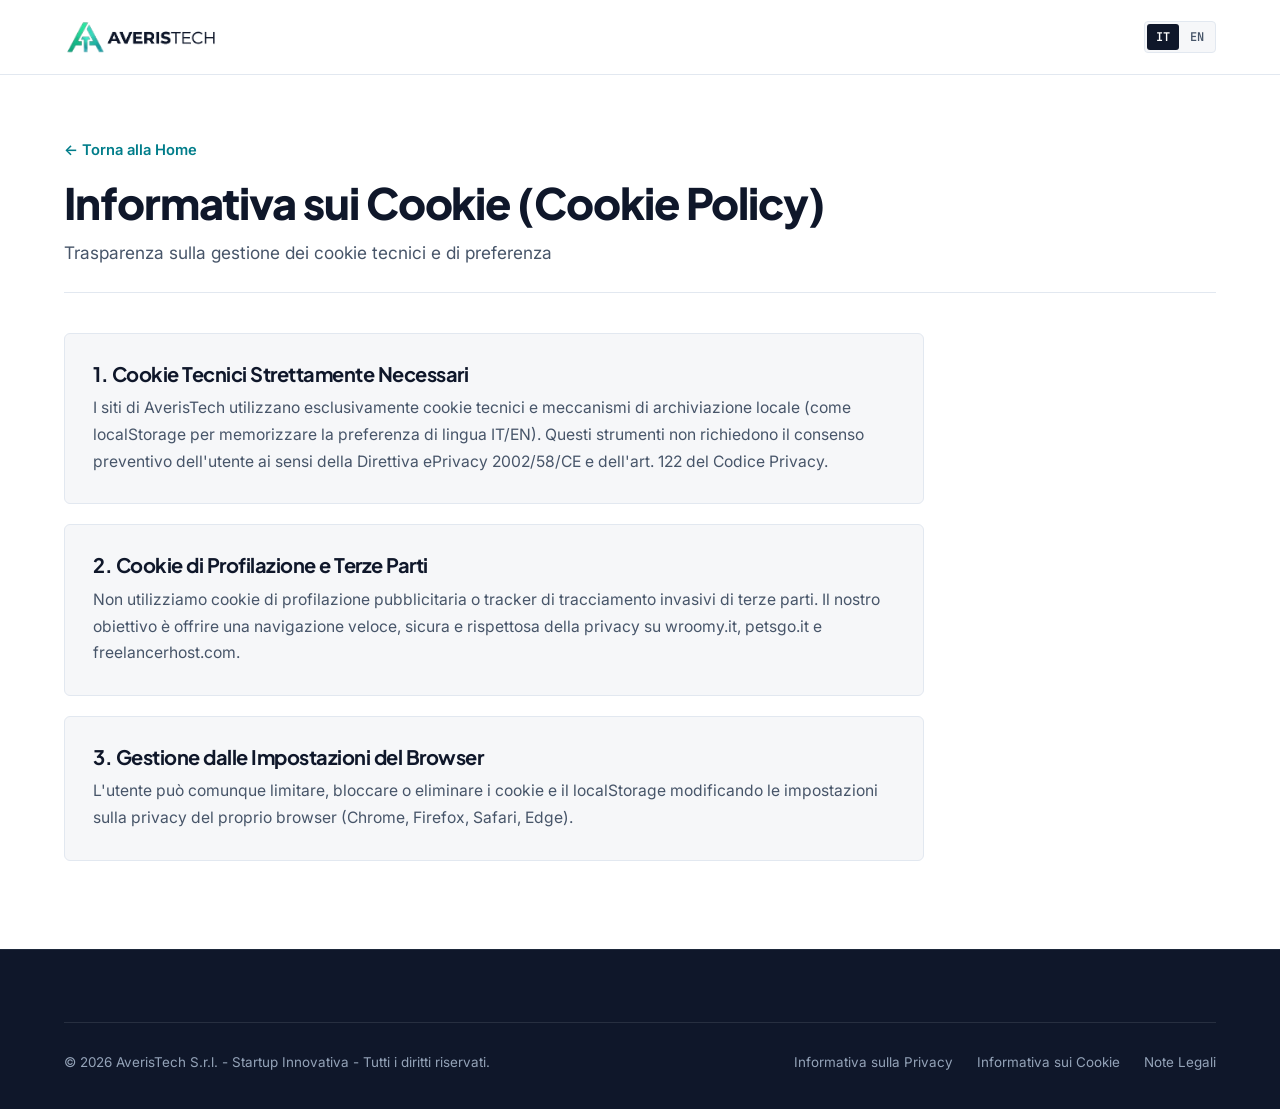
<file: cookie.html>
<!DOCTYPE html>
<html lang="it">

<head>
    <meta charset="UTF-8" />
    <meta name="viewport" content="width=device-width, initial-scale=1.0" />
    <title>Informativa sui Cookie — AverisTech</title>
    <meta name="description" content="Informativa sulla gestione dei Cookie tecnici - AverisTech S.r.l." />
    <meta name="robots" content="index, follow" />
    <link rel="canonical" href="https://averistech.it/cookie.html" />
    <link rel="icon" href="media/logo-icon-transparent.png" type="image/png" />

    <!-- OpenGraph Metadata -->
    <meta property="og:title" content="Informativa sui Cookie — AverisTech" />
    <meta property="og:description" content="Informativa sulla gestione dei Cookie tecnici - AverisTech S.r.l." />
    <meta property="og:type" content="website" />
    <meta property="og:url" content="https://averistech.it/cookie.html" />
    <meta property="og:image" content="media/logo-stacked.jpeg" />

    <!-- Twitter Card Metadata -->
    <meta name="twitter:card" content="summary" />
    <meta name="twitter:title" content="Informativa sui Cookie — AverisTech" />
    <meta name="twitter:description" content="Informativa sulla gestione dei Cookie tecnici - AverisTech S.r.l." />
    <meta name="twitter:image" content="media/logo-stacked.jpeg" />

    <!-- Styles -->
    <link rel="stylesheet" href="css/style.css" />
</head>

<body>
    <!-- Ambient Background Glow Blob -->
    <div class="ambient-glow" aria-hidden="true"></div>

    <!-- Navigation Header -->
    <header class="navbar" id="navbar">
        <div class="container nav-container">
            <a href="index.html" class="logo-link">
                <img src="media/logo-navbar-transparent.png" alt="AverisTech Logo" class="logo-img" />
            </a>

            <!-- Language Switcher -->
            <div class="lang-toggle" role="group" aria-label="Selettore Lingua">
                <button type="button" class="lang-btn active" id="btn-lang-it">IT</button>
                <button type="button" class="lang-btn" id="btn-lang-en">EN</button>
            </div>
        </div>
    </header>

    <!-- Main Content -->
    <main class="policy-page">
        <div class="container">
            <div class="policy-header">
                <a href="index.html" class="policy-back-link" data-i18n="policy-back-btn">← Torna alla Home</a>
                <h1 class="policy-title" data-i18n="cookie-page-title">Informativa sui Cookie (Cookie Policy)</h1>
                <p class="policy-subtitle" data-i18n="cookie-page-sub">Trasparenza sulla gestione dei cookie tecnici e di preferenza</p>
            </div>

            <div class="policy-content">
                <article class="policy-card">
                    <h2 data-i18n="cookie-s1-title">1. Cookie Tecnici Strettamente Necessari</h2>
                    <p data-i18n="cookie-s1-text">I siti di AverisTech utilizzano esclusivamente cookie tecnici e meccanismi di archiviazione locale (come localStorage per memorizzare la preferenza di lingua IT/EN). Questi strumenti non richiedono il consenso preventivo dell'utente ai sensi della Direttiva ePrivacy 2002/58/CE e dell'art. 122 del Codice Privacy.</p>
                </article>

                <article class="policy-card">
                    <h2 data-i18n="cookie-s2-title">2. Cookie di Profilazione e Terze Parti</h2>
                    <p data-i18n="cookie-s2-text">Non utilizziamo cookie di profilazione pubblicitaria o tracker di tracciamento invasivi di terze parti. Il nostro obiettivo è offrire una navigazione veloce, sicura e rispettosa della privacy su wroomy.it, petsgo.it e freelancerhost.com.</p>
                </article>

                <article class="policy-card">
                    <h2 data-i18n="cookie-s3-title">3. Gestione dalle Impostazioni del Browser</h2>
                    <p data-i18n="cookie-s3-text">L'utente può comunque limitare, bloccare o eliminare i cookie e il localStorage modificando le impostazioni sulla privacy del proprio browser (Chrome, Firefox, Safari, Edge).</p>
                </article>
            </div>
        </div>
    </main>

    <!-- Footer -->
    <footer class="footer">
        <div class="container">
            <div class="footer-bottom">
                <p id="footer-copy-text" data-i18n="footer-copy">
                    © 2026 AverisTech S.r.l. - Startup Innovativa - Tutti i diritti riservati.
                </p>
                <div style="display: flex; gap: 24px;">
                    <a href="privacy.html" id="link-privacy" data-i18n="footer-privacy"
                        style="color: var(--text-muted); text-decoration: none;">Informativa sulla Privacy</a>
                    <a href="cookie.html" id="link-cookie" data-i18n="footer-cookie"
                        style="color: var(--text-muted); text-decoration: none;">Informativa sui Cookie</a>
                    <a href="legal.html" id="link-terms" data-i18n="footer-terms"
                        style="color: var(--text-muted); text-decoration: none;">Note Legali</a>
                </div>
            </div>
        </div>
    </footer>

    <!-- Scripts -->
    <script src="js/i18n.js"></script>
    <script src="js/main.js"></script>
</body>

</html>
</file>
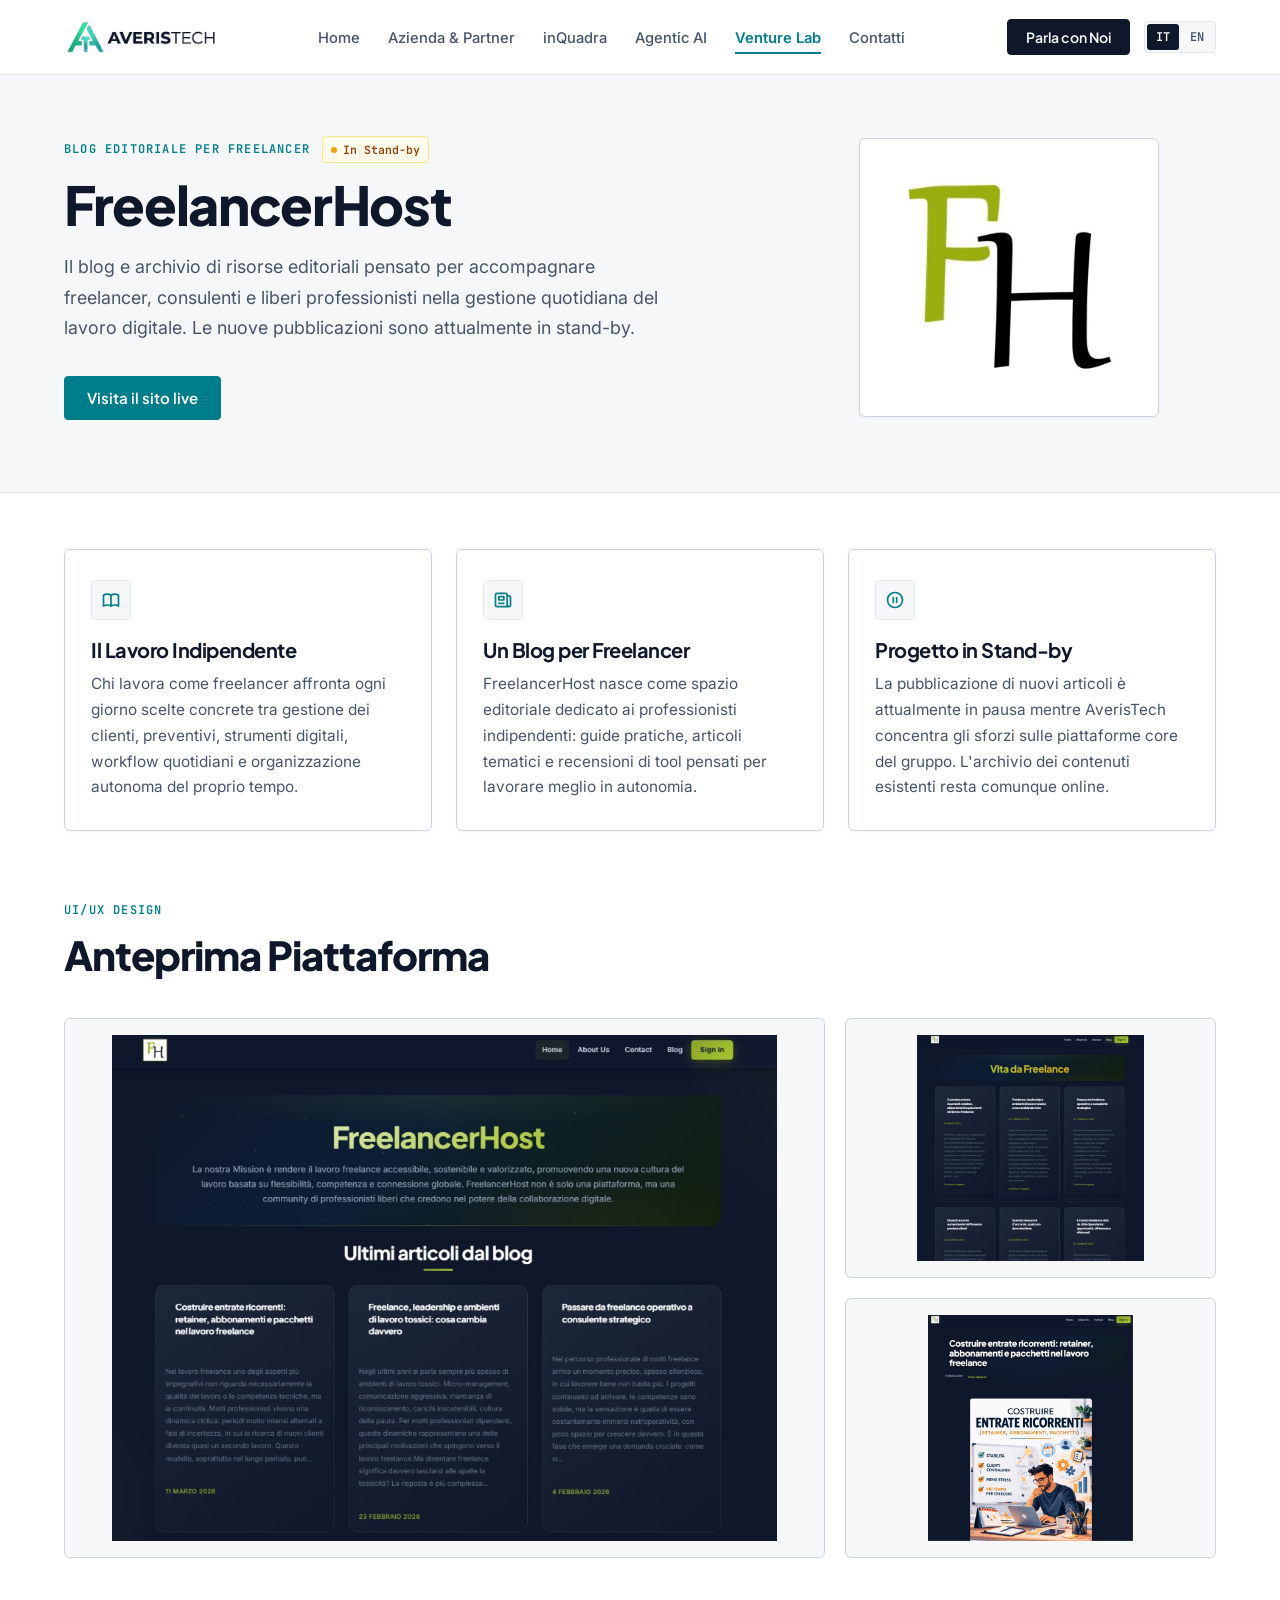
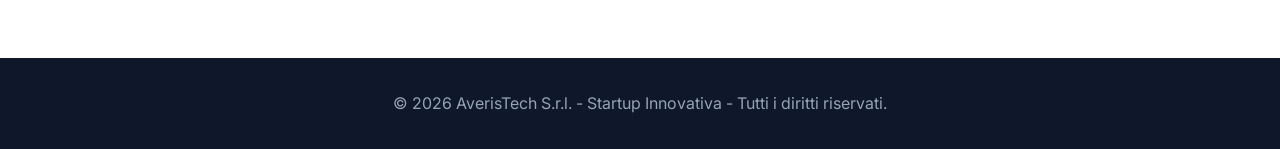
<file: freelancerhost.html>
<!DOCTYPE html>
<html lang="it">
<head>
    <meta charset="UTF-8" />
    <meta name="viewport" content="width=device-width, initial-scale=1.0" />
    <title>FreelancerHost — Blog per Freelancer (In Stand-by) | AverisTech</title>
    <meta name="description" content="FreelancerHost è il blog editoriale di AverisTech dedicato a freelancer e liberi professionisti digitali. Archivio contenuti online, attualmente in stand-by." />
    <meta name="robots" content="index, follow" />
    <link rel="canonical" href="https://averistech.it/freelancerhost.html" />
    <meta property="og:url" content="https://averistech.it/freelancerhost.html" />
    <link rel="icon" type="image/png" href="media/logo-icon-transparent.png" />
    <link rel="stylesheet" href="css/style.css" />
    <style>
        .project-detail-hero { padding: 8rem 0 4rem; text-align: center; }
        .project-content { max-width: 800px; margin: 0 auto 4rem; }
        .arch-box { background: var(--surface-light); padding: 2rem; border-radius: 1rem; margin-top: 2rem; border: 1px solid var(--border-color); }
        .arch-title { color: var(--accent-cyan); margin-bottom: 1rem; }
    </style>
</head>
<body>
    <!-- HEADER & NAVBAR (B2B Enterprise IA) -->
    <header class="navbar" id="navbar">
        <div class="container nav-container">
            <a href="index.html" class="logo-link" id="nav-logo-link" aria-label="AverisTech Home">
                <img src="media/logo-navbar-transparent.png" alt="AverisTech Logo" class="logo-img" id="navbar-logo" />
            </a>

            <nav aria-label="Menu Principale">
                <ul class="nav-links" id="nav-links">
                    <li><a href="index.html#hero" class="nav-link" id="link-home" data-i18n="nav-home">Home</a></li>
                    <li><a href="index.html#credibility" class="nav-link" id="link-company" data-i18n="nav-company">Azienda &amp; Partner</a></li>
                    <li><a href="inquadra.html" class="nav-link" id="link-inquadra" data-i18n="nav-inquadra">inQuadra</a></li>
                    <li><a href="index.html#agentic-ai" class="nav-link" id="link-agentic" data-i18n="nav-agentic">Agentic AI</a></li>
                    <li><a href="venture-lab.html" class="nav-link active" id="link-venture" data-i18n="nav-venture">Venture Lab</a></li>
                    <li><a href="index.html#contact" class="nav-link" id="link-contact" data-i18n="nav-contact">Contatti</a></li>
                </ul>
            </nav>

            <div style="display: flex; align-items: center; gap: 14px;">
                <!-- Primary Navbar CTA -->
                <a href="index.html#contact" class="btn btn-primary nav-cta-btn" id="nav-cta-demo"
                    data-i18n="nav-cta-demo">
                    Parla con Noi
                </a>

                <!-- Language Switcher (IT / EN) -->
                <div class="lang-toggle" id="lang-switcher" role="group"
                    aria-label="Selettore Lingua / Language Switcher">
                    <button type="button" class="lang-btn active" id="btn-lang-it" aria-label="Italiano">IT</button>
                    <button type="button" class="lang-btn" id="btn-lang-en" aria-label="English">EN</button>
                </div>

                <!-- Mobile Navigation Hamburger Button -->
                <button type="button" class="nav-toggle-btn" id="nav-toggle" aria-label="Apri Menu Navigazione"
                    aria-expanded="false" aria-controls="nav-links">
                    ☰
                </button>
            </div>
        </div>
    </header>

    <main>
        <section class="project-hero">
            <div class="ambient-glow"></div>
            <div class="container project-hero-grid">
                <div class="project-hero-content">
                    <div style="display: flex; align-items: center; gap: 12px; flex-wrap: wrap; margin-bottom: 12px;">
                        <span class="section-tag" style="margin-bottom: 0;" data-i18n="flh-page-tag">Blog Editoriale per Freelancer</span>
                        <span class="project-status status-standby">
                            <span class="status-dot" aria-hidden="true"></span>
                            <span data-i18n="vlab-status-standby">In Stand-by</span>
                        </span>
                    </div>
                    <h1><span class="text-gradient">FreelancerHost</span></h1>
                    <p data-i18n="flh-hero-desc">Il blog e archivio di risorse editoriali pensato per accompagnare freelancer, consulenti e liberi professionisti nella gestione quotidiana del lavoro digitale. Le nuove pubblicazioni sono attualmente in stand-by.</p>
                    <div style="margin-top: 32px;">
                        <a href="https://freelancerhost.com" target="_blank" rel="noopener noreferrer" class="btn btn-primary" data-i18n="project-btn-visit">Visita il sito live</a>
                    </div>
                </div>
                <div class="project-hero-visual">
                    <div class="hero-logo-card">
                        <img src="media/logo-freelancerhost.jpg" alt="FreelancerHost Logo" style="border-radius: 8px;">
                    </div>
                </div>
            </div>
        </section>

        <section class="container" style="padding-bottom: 100px;">
            <div class="project-cards-grid">
                <!-- Il Contesto -->
                <div class="glass-card">
                    <div class="glass-card-icon">
                        <svg xmlns="http://www.w3.org/2000/svg" fill="none" viewBox="0 0 24 24" stroke="currentColor">
                            <path stroke-linecap="round" stroke-linejoin="round" stroke-width="2" d="M12 6.253v13m0-13C10.832 5.477 9.246 5 7.5 5S4.168 5.477 3 6.253v13C4.168 18.477 5.754 18 7.5 18s3.332.477 4.5 1.253m0-13C13.168 5.477 14.754 5 16.5 5c1.747 0 3.332.477 4.5 1.253v13C19.832 18.477 18.247 18 16.5 18c-1.746 0-3.332.477-4.5 1.253" />
                        </svg>
                    </div>
                    <h3 data-i18n="flh-c1-title">Il Lavoro Indipendente</h3>
                    <p data-i18n="flh-c1-desc">Chi lavora come freelancer affronta ogni giorno scelte concrete tra gestione dei clienti, preventivi, strumenti digitali, workflow quotidiani e organizzazione autonoma del proprio tempo.</p>
                </div>
                <!-- Il Blog -->
                <div class="glass-card">
                    <div class="glass-card-icon">
                        <svg xmlns="http://www.w3.org/2000/svg" fill="none" viewBox="0 0 24 24" stroke="currentColor">
                            <path stroke-linecap="round" stroke-linejoin="round" stroke-width="2" d="M19 20H5a2 2 0 01-2-2V6a2 2 0 012-2h10a2 2 0 012 2v1m2 13a2 2 0 01-2-2V7m2 13a2 2 0 002-2V9a2 2 0 00-2-2h-2m-4-3H9M7 16h6M7 8h6v4H7V8z" />
                        </svg>
                    </div>
                    <h3 data-i18n="flh-c2-title">Un Blog per Freelancer</h3>
                    <p data-i18n="flh-c2-desc">FreelancerHost nasce come spazio editoriale dedicato ai professionisti indipendenti: guide pratiche, articoli tematici e recensioni di tool pensati per lavorare meglio in autonomia.</p>
                </div>
                <!-- Stato in Stand-by -->
                <div class="glass-card">
                    <div class="glass-card-icon">
                        <svg xmlns="http://www.w3.org/2000/svg" fill="none" viewBox="0 0 24 24" stroke="currentColor">
                            <path stroke-linecap="round" stroke-linejoin="round" stroke-width="2" d="M10 9v6m4-6v6m7-3a9 9 0 11-18 0 9 9 0 0118 0z" />
                        </svg>
                    </div>
                    <h3 data-i18n="flh-c3-title">Progetto in Stand-by</h3>
                    <p data-i18n="flh-c3-desc">La pubblicazione di nuovi articoli è attualmente in pausa mentre AverisTech concentra gli sforzi sulle piattaforme core del gruppo. L'archivio dei contenuti esistenti resta comunque online.</p>
                </div>
            </div>

            <div class="section-header" style="margin-bottom: 40px;">
                <span class="section-tag" data-i18n="project-preview-tag">Archivio Editoriale</span>
                <h2 class="section-title" data-i18n="project-preview-title">Anteprima Piattaforma</h2>
            </div>
            
            <div class="bento-gallery">
                <div class="bento-item large">
                    <img src="media/freelancerhost-home.jpg" alt="FreelancerHost Homepage Blog" style="width: 100%; height: 100%; object-fit: contain; padding: 1rem;">
                </div>
                <div class="bento-item">
                    <img src="media/freelancerhost-blog.jpg" alt="FreelancerHost Archivio Blog" style="width: 100%; height: 100%; object-fit: contain; padding: 1rem;">
                </div>
                <div class="bento-item">
                    <img src="media/freelancerhost-articoli.jpg" alt="FreelancerHost Articoli per Freelancer" style="width: 100%; height: 100%; object-fit: contain; padding: 1rem;">
                </div>
            </div>
        </section>
    </main>

    <footer class="footer" style="padding: 2rem 0; text-align: center; border-top: 1px solid var(--border-color);">
        <p style="color: var(--text-muted);" data-i18n="footer-copy">© 2026 AverisTech S.r.l. - Startup Innovativa - Tutti i diritti riservati.</p>
    </footer>

    <!-- Scripts -->
    <script src="js/i18n.js"></script>
    <script src="js/main.js"></script>
</body>
</html>
</file>
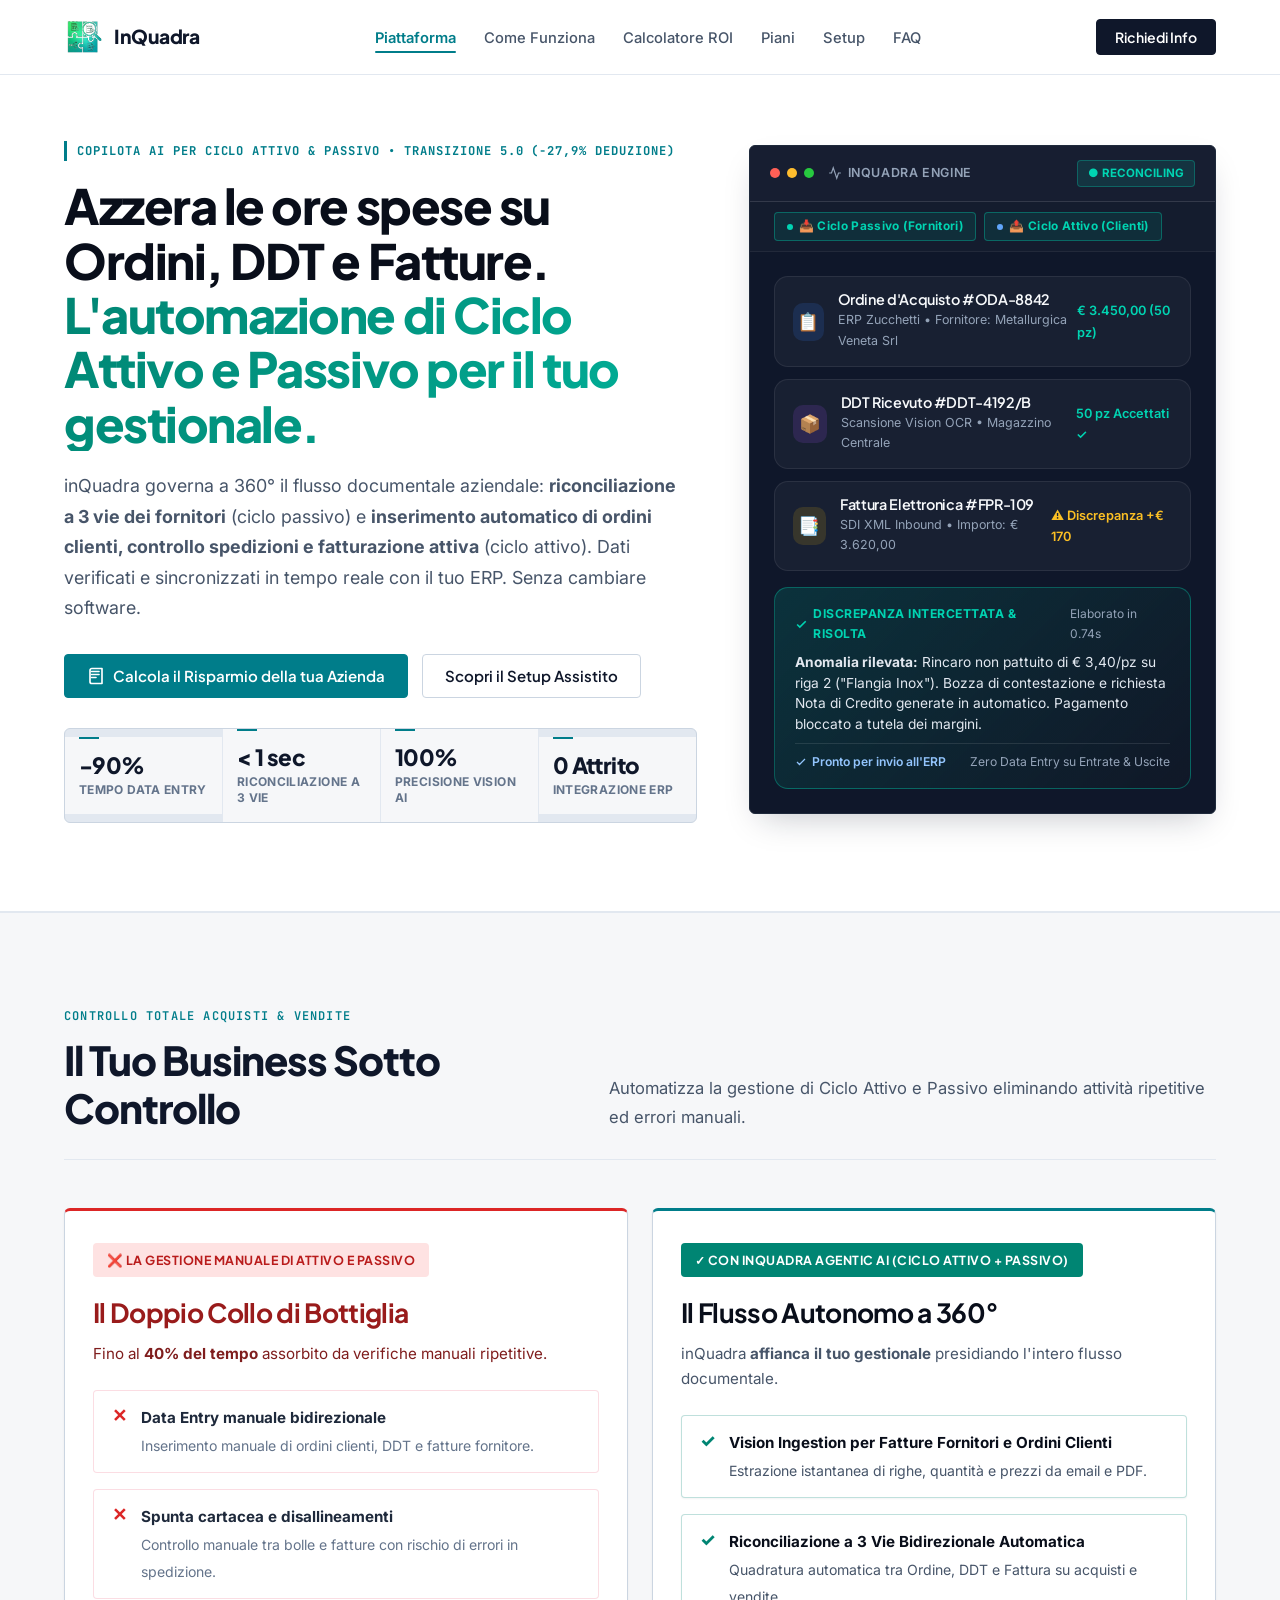
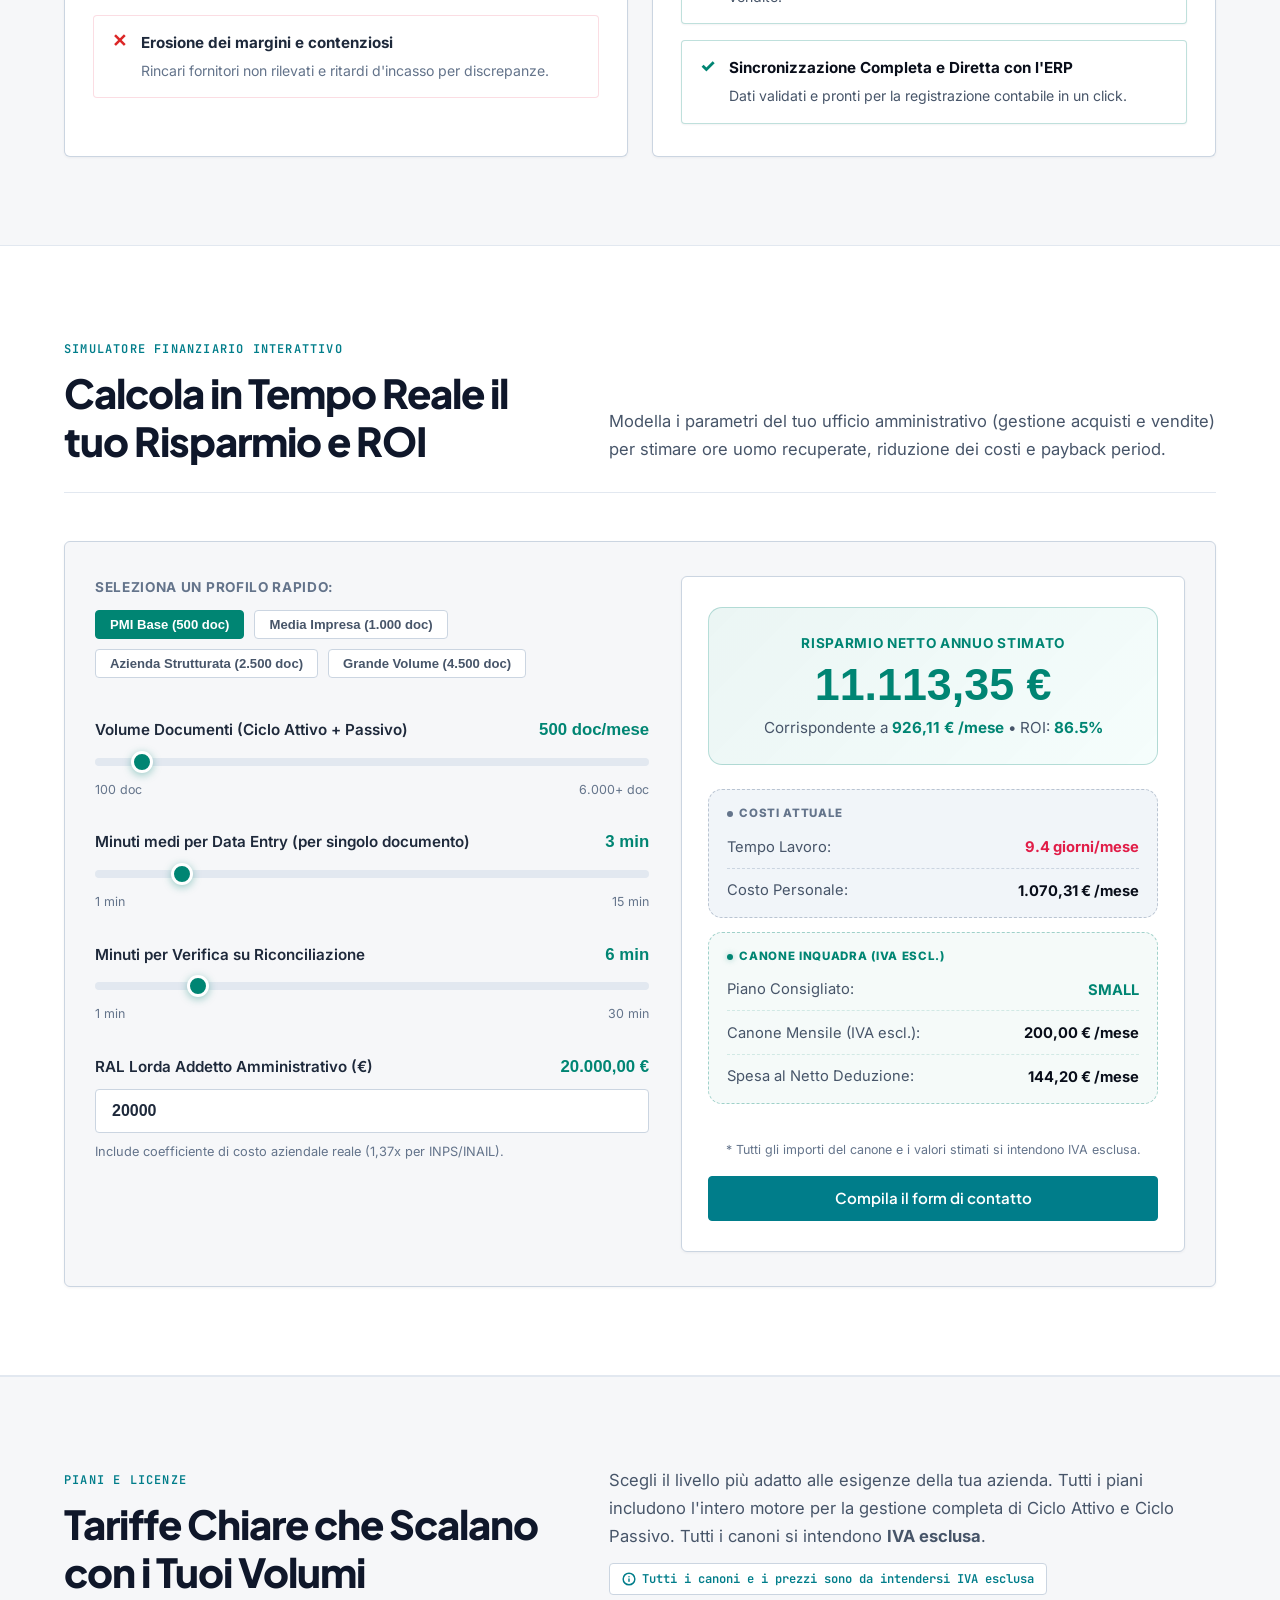
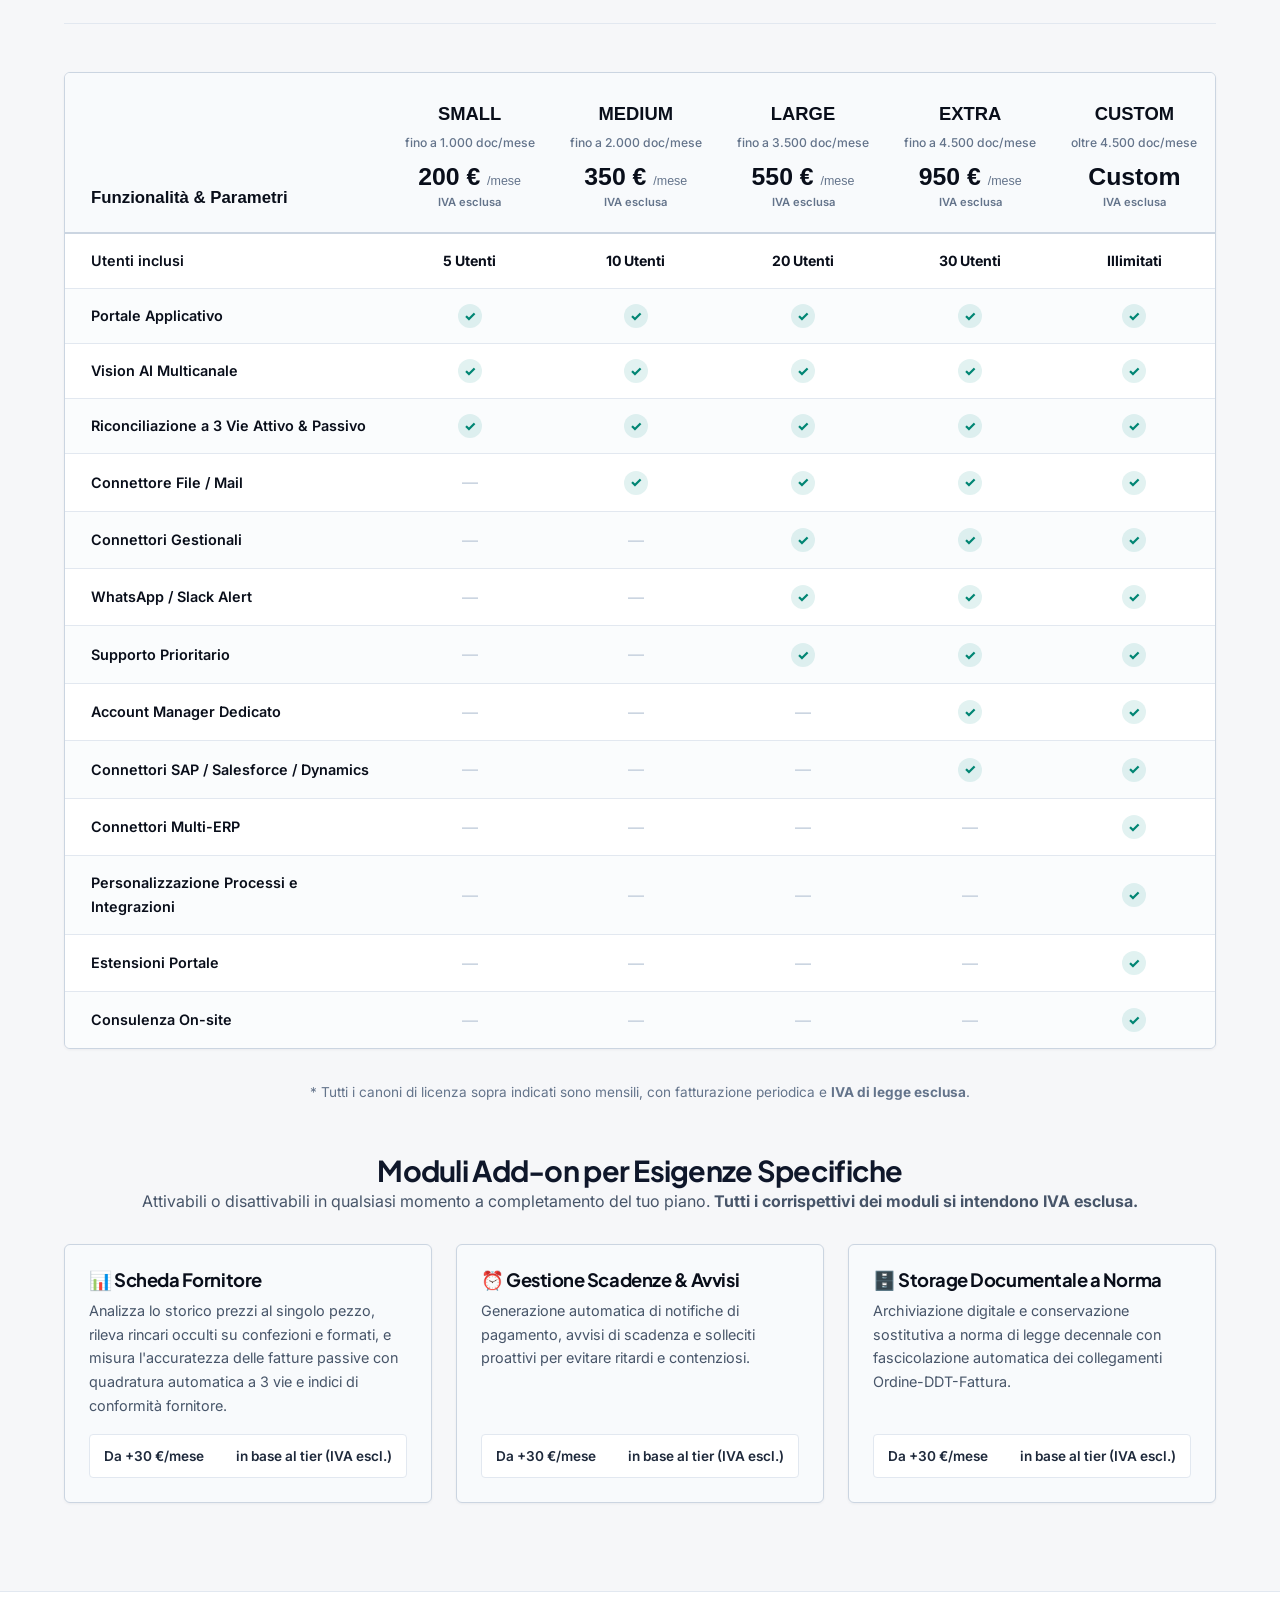
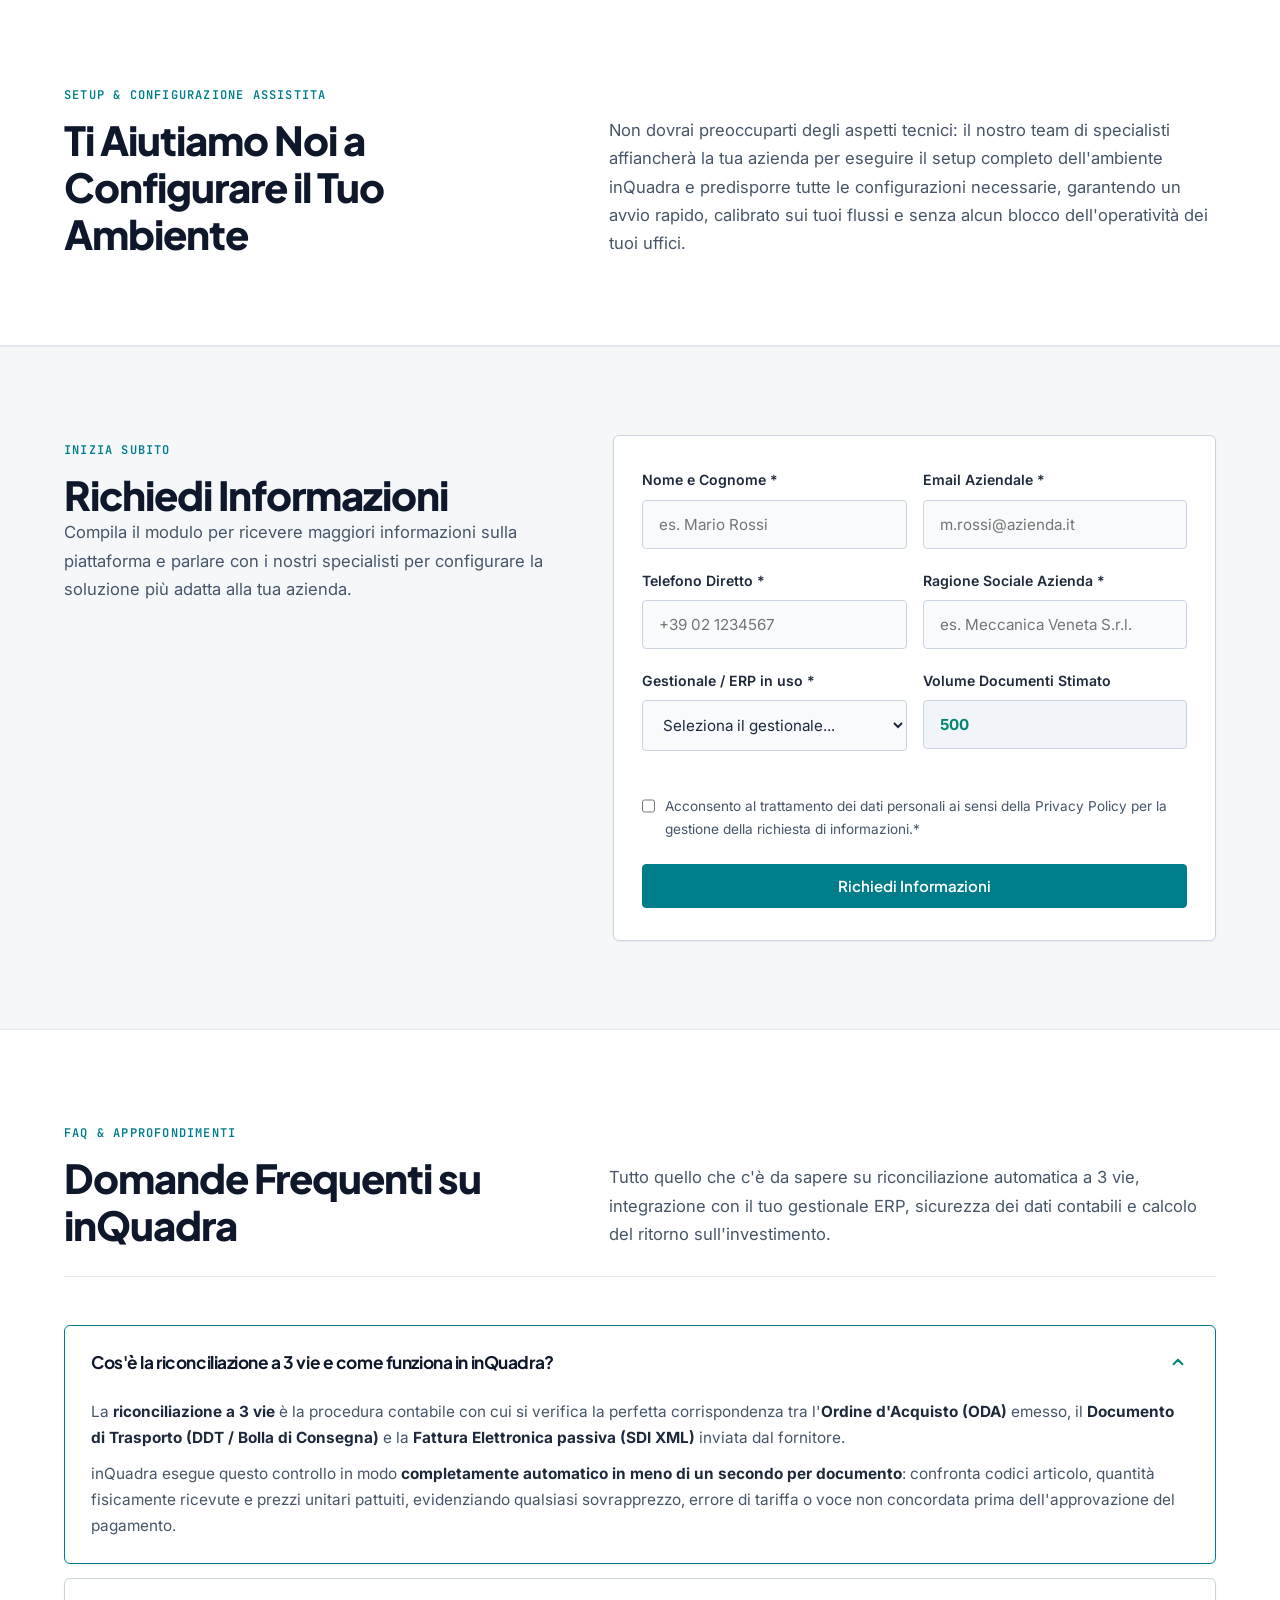
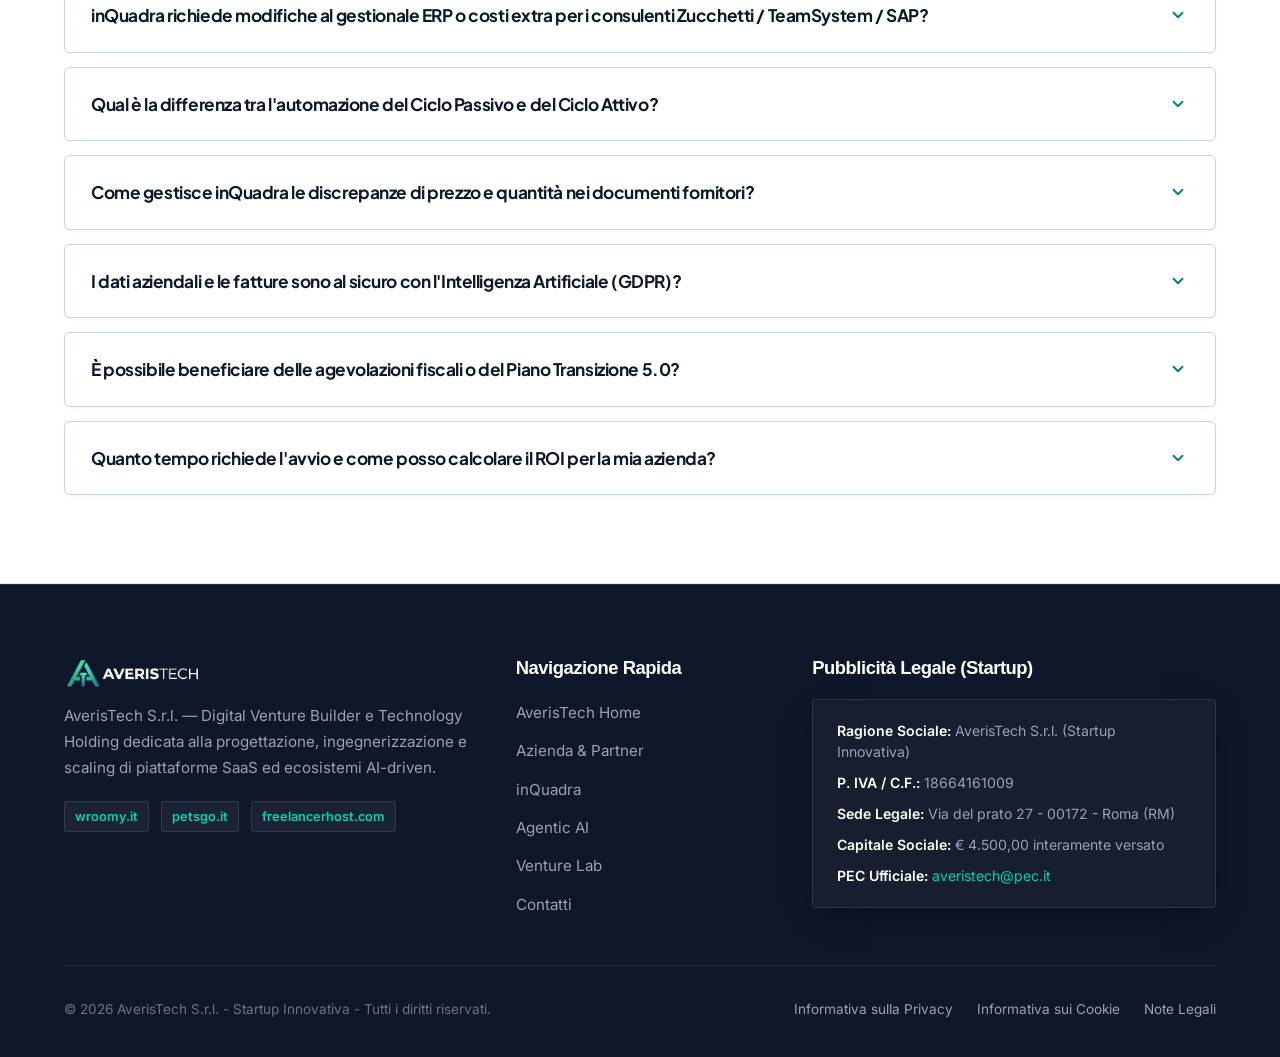
<file: inquadra.html>
<!DOCTYPE html>
<html lang="it">

<head>
    <meta charset="UTF-8" />
    <meta name="viewport" content="width=device-width, initial-scale=1.0" />
    <title>inQuadra | Automazione Ciclo Attivo e Passivo • Riconciliazione AI a 3 Vie ERP PMI</title>
    <meta name="description"
        content="Software AI per l'automazione integrata di Ciclo Attivo e Passivo: riconciliazione a 3 vie automatica (Ordini, DDT, Fatture SDI), controllo prezzi fornitore e inserimento ordini clienti. Connettori nativi per Zucchetti, TeamSystem, SAP, Mexal, Danea. Calcola il ROI." />
    <meta name="keywords"
        content="automazione ciclo passivo, automazione ciclo attivo, riconciliazione fatture elettroniche, three way matching italia, 3-way matching ordini ddt fatture, controllo bolle e fatture passive, inserimento automatico ordini clienti, registrazione fatture fornitori AI, software contabilità pmi, integrazione erp zucchetti, integrazione teamsystem, integrazione sap, connettore passepartout mexal, connettore danea easyfatt, data entry automatico contabile, transizione 5.0 software, intelligenza artificiale ciclo acquisti vendite, eliminazione errori fatture, audit ciclo passivo" />
    <meta name="robots" content="index, follow, max-snippet:-1, max-image-preview:large, max-video-preview:-1" />
    <meta name="author" content="AverisTech S.r.l." />
    <meta name="language" content="Italian" />
    <meta name="geo.region" content="IT" />
    <meta name="geo.placename" content="Italia" />
    <link rel="canonical" href="https://averistech.it/inquadra.html" />

    <!-- Open Graph / Facebook -->
    <meta property="og:type" content="website" />
    <meta property="og:locale" content="it_IT" />
    <meta property="og:site_name" content="inQuadra • AverisTech" />
    <meta property="og:url" content="https://averistech.it/inquadra.html" />
    <meta property="og:title" content="inQuadra | Automazione Ciclo Attivo e Passivo • Riconciliazione AI a 3 Vie" />
    <meta property="og:description"
        content="Azzera il tempo di registrazione e verifica di Ordini, DDT e Fatture. Riconciliazione autonoma a 3 vie integrata al tuo gestionale ERP. Calcola subito il ROI." />
    <meta property="og:image" content="https://averistech.it/media/og-image-roi.jpg" />
    <meta property="og:image:width" content="1200" />
    <meta property="og:image:height" content="630" />
    <meta property="og:image:alt" content="inQuadra - Piattaforma AI per Automazione Ciclo Attivo e Passivo" />

    <!-- Twitter -->
    <meta property="twitter:card" content="summary_large_image" />
    <meta property="twitter:url" content="https://averistech.it/inquadra.html" />
    <meta property="twitter:title" content="inQuadra | Automazione Ciclo Attivo e Passivo • Riconciliazione AI" />
    <meta property="twitter:description"
        content="Azzera il tempo di registrazione di Ordini, DDT e Fatture. Gestione autonoma di acquisti e vendite integrata al tuo gestionale. Calcola subito il risparmio." />
    <meta property="twitter:image" content="https://averistech.it/media/og-image-roi.jpg" />

    <!-- Schema.org Comprehensive Structured Data Graph -->
    <script type="application/ld+json">
    {
      "@context": "https://schema.org",
      "@graph": [
        {
          "@type": "WebPage",
          "@id": "https://averistech.it/inquadra.html#webpage",
          "url": "https://averistech.it/inquadra.html",
          "name": "inQuadra | Automazione Ciclo Attivo e Passivo • Riconciliazione AI a 3 Vie ERP PMI",
          "isPartOf": {
            "@type": "WebSite",
            "@id": "https://averistech.it/#website",
            "name": "AverisTech",
            "url": "https://averistech.it/"
          },
          "description": "Software AI per l'automazione integrata di Ciclo Attivo e Passivo: riconciliazione automatica a 3 vie (Ordini, DDT, Fatture SDI), controllo prezzi fornitore e inserimento ordini clienti per Zucchetti, TeamSystem, SAP, Mexal, Danea.",
          "inLanguage": "it-IT",
          "breadcrumb": {
            "@type": "BreadcrumbList",
            "itemListElement": [
              {
                "@type": "ListItem",
                "position": 1,
                "name": "Home",
                "item": "https://averistech.it/"
              },
              {
                "@type": "ListItem",
                "position": 2,
                "name": "inQuadra",
                "item": "https://averistech.it/inquadra.html"
              }
            ]
          }
        },
        {
          "@type": "SoftwareApplication",
          "@id": "https://averistech.it/inquadra.html#software",
          "name": "inQuadra",
          "alternateName": "inQuadra Ciclo Attivo & Passivo AI",
          "applicationCategory": "BusinessApplication",
          "applicationSubCategory": "Accounting & ERP Automation Software",
          "operatingSystem": "All (Cloud Web Application)",
          "description": "Piattaforma di intelligenza artificiale per l'automazione del ciclo passivo (riconciliazione a 3 vie ordini-DDT-fatture, rilevamento discrepanze prezzi) e del ciclo attivo (estrazione e caricamento ordini clienti multicanale) integrata con ERP aziendali.",
          "featureList": [
            "Riconciliazione a 3 vie automatica tra Ordini d'Acquisto, Bolle DDT e Fatture Passive SDI XML",
            "Rilevamento istantaneo discrepanze di prezzo e quantità su righe documento",
            "Blocco cautelativo pagamenti e generazione automatica contestazioni fornitore",
            "Acquisizione e data entry automatico ordini clienti da PDF ed email",
            "Connettori ERP nativi per Zucchetti, TeamSystem, SAP, Passepartout Mexal, Danea Easyfatt e Odoo",
            "Elaborazione Vision AI proprietaria con accuratezza del 99,4%",
            "Infrastruttura conforme GDPR con sovranità del dato UE e Zero Data Retention"
          ],
          "offers": [
            {
              "@type": "Offer",
              "name": "Piano SMALL",
              "price": "200.00",
              "priceCurrency": "EUR",
              "priceSpecification": {
                "@type": "UnitPriceSpecification",
                "price": "200.00",
                "priceCurrency": "EUR",
                "valueAddedTaxIncluded": false
              },
              "billingDuration": "P1M",
              "description": "Fino a 1.000 documenti/mese, 5 utenti, portale applicativo, Vision AI multicanale, riconciliazione a 3 vie (IVA esclusa)"
            },
            {
              "@type": "Offer",
              "name": "Piano MEDIUM",
              "price": "350.00",
              "priceCurrency": "EUR",
              "priceSpecification": {
                "@type": "UnitPriceSpecification",
                "price": "350.00",
                "priceCurrency": "EUR",
                "valueAddedTaxIncluded": false
              },
              "billingDuration": "P1M",
              "description": "Fino a 2.000 documenti/mese, 10 utenti, connettore File/Mail, riconciliazione a 3 vie attivo & passivo (IVA esclusa)"
            },
            {
              "@type": "Offer",
              "name": "Piano LARGE",
              "price": "550.00",
              "priceCurrency": "EUR",
              "priceSpecification": {
                "@type": "UnitPriceSpecification",
                "price": "550.00",
                "priceCurrency": "EUR",
                "valueAddedTaxIncluded": false
              },
              "billingDuration": "P1M",
              "description": "Fino a 3.500 documenti/mese, 20 utenti, connettori gestionali ERP, WhatsApp/Slack alert, supporto prioritario (IVA esclusa)"
            },
            {
              "@type": "Offer",
              "name": "Piano EXTRA",
              "price": "950.00",
              "priceCurrency": "EUR",
              "priceSpecification": {
                "@type": "UnitPriceSpecification",
                "price": "950.00",
                "priceCurrency": "EUR",
                "valueAddedTaxIncluded": false
              },
              "billingDuration": "P1M",
              "description": "Fino a 4.500 documenti/mese, 30 utenti, connettori SAP/Salesforce/Dynamics, account manager dedicato (IVA esclusa)"
            }
          ],
          "provider": {
            "@type": "Organization",
            "@id": "https://averistech.it/#organization",
            "name": "AverisTech S.r.l.",
            "url": "https://averistech.it",
            "logo": "https://averistech.it/media/logo-icon.jpeg",
            "email": "info@averistech.it",
            "address": {
              "@type": "PostalAddress",
              "streetAddress": "Via del prato 27",
              "postalCode": "00172",
              "addressLocality": "Roma",
              "addressRegion": "RM",
              "addressCountry": "IT"
            }
          }
        },
        {
          "@type": "FAQPage",
          "@id": "https://averistech.it/inquadra.html#faq",
          "mainEntity": [
            {
              "@type": "Question",
              "name": "Cos'è la riconciliazione a 3 vie e come funziona in inQuadra?",
              "acceptedAnswer": {
                "@type": "Answer",
                "text": "La riconciliazione a 3 vie è la verifica incrociata automatica riga per riga tra Ordine d'Acquisto (ODA), Documento di Trasporto (DDT o Bolla di Consegna) e Fattura Elettronica passiva (SDI XML). inQuadra confronta codici articolo, quantità consegnate e prezzi unitari pattuiti, intercettando immediatamente sovrapprezzi, ammanchi e voci non concordate prima del pagamento."
              }
            },
            {
              "@type": "Question",
              "name": "inQuadra richiede modifiche al gestionale ERP o costi extra per i consulenti Zucchetti / TeamSystem / SAP?",
              "acceptedAnswer": {
                "@type": "Answer",
                "text": "No, inQuadra è progettato per zero attrito infrastrutturale e non richiede né la sostituzione del gestionale né costose giornate di consulenza dei fornitori ERP. Lo scambio dati avviene in 48 ore tramite tracciati standard (SDI XML, CSV/Excel strutturati), scambio file automatizzato o API pronte all'uso, senza mai toccare il codice sorgente del tuo gestionale."
              }
            },
            {
              "@type": "Question",
              "name": "Qual è la differenza tra l'automazione del Ciclo Passivo e del Ciclo Attivo?",
              "acceptedAnswer": {
                "@type": "Answer",
                "text": "Il Ciclo Passivo automatizza gli acquisti: ricezione fatture SDI, abbinamento a DDT e ordini fornitore, controllo prezzi e approvazione contabile. Il Ciclo Attivo automatizza le vendite: acquisizione automatica degli ordini clienti da PDF ed email con Vision AI, verifica automatica delle bolle di spedizione e generazione guidata della fatturazione attiva, eliminando il data entry manuale."
              }
            },
            {
              "@type": "Question",
              "name": "Come gestisce inQuadra le discrepanze di prezzo e quantità nei documenti dei fornitori?",
              "acceptedAnswer": {
                "@type": "Answer",
                "text": "inQuadra segnala in tempo reale la discrepanza esatta (es. prezzo maggiorato rispetto all'ordine o quantità fatturata superiore a quanto ricevuto in bolla), blocca cautelativamente l'autorizzazione al pagamento e genera in automatico la bozza di contestazione per richiedere la Nota di Credito al fornitore."
              }
            },
            {
              "@type": "Question",
              "name": "I dati contabili e le fatture aziendali sono al sicuro con l'Intelligenza Artificiale (GDPR)?",
              "acceptedAnswer": {
                "@type": "Answer",
                "text": "Assolutamente sì. inQuadra adotta un'infrastruttura conforme al GDPR con sovranità del dato in Europa (cloud UE). Applica una rigida politica di Zero Data Retention per l'addestramento dei modelli: i dati contabili e i documenti dell'azienda rimangono di esclusiva proprietà del cliente e non vengono mai utilizzati per addestrare modelli terzi o pubblici."
              }
            },
            {
              "@type": "Question",
              "name": "È possibile beneficiare delle agevolazioni fiscali o del Piano Transizione 5.0?",
              "acceptedAnswer": {
                "@type": "Answer",
                "text": "Sì, i canoni software SaaS sono integralmente deducibili dalle imposte aziendali (garantendo un risparmio effettivo stimato fino al 27,9%). Tutti gli importi dei canoni di licenza, dei moduli aggiuntivi e delle sessioni di assessment si intendono al netto di IVA (IVA esclusa). Inoltre, l'adozione di inQuadra per la digitalizzazione e l'efficientamento dei processi operativi può rientrare nei progetti agevolabili del Piano Transizione 5.0 e nei bandi per la digitalizzazione delle PMI."
              }
            },
            {
              "@type": "Question",
              "name": "Quanto tempo richiede l'avvio e come posso calcolare il ROI per la mia azienda?",
              "acceptedAnswer": {
                "@type": "Answer",
                "text": "Passi dal tuo ERP attuale alla messa in produzione in soli 5 giorni lavorativi, chiavi in mano: pensiamo a tutto noi senza bloccare l'operatività dei tuoi uffici. Il nostro team di specialisti mappa i tuoi flussi, calibra l'AI sui documenti reali dei tuoi fornitori e ti consegna il sistema pronto all'uso con risparmio certificato. È possibile simulare subito il ritorno sull'investimento tramite il Calcolatore ROI integrato nella pagina."
              }
            }
          ]
        }
      ]
    }
    </script>

    <!-- Google Fonts -->
    <link rel="preconnect" href="https://fonts.googleapis.com">
    <link rel="preconnect" href="https://fonts.gstatic.com" crossorigin>
    <link
        href="https://fonts.googleapis.com/css2?family=Inter:wght@400;500;600;700&family=JetBrains+Mono:wght@500;600&family=Plus+Jakarta+Sans:wght@600;700;800&display=swap"
        rel="stylesheet">

    <!-- Favicon -->
    <link rel="icon" type="image/png" href="media/logo-icon-transparent.png" />

    <!-- Styles -->
    <link rel="stylesheet" href="css/style.css" />
    <link rel="stylesheet" href="css/roi-landing.css?v=2.1" />
</head>

<body>
    <!-- HEADER & NAVBAR -->
    <header class="navbar" id="navbar">
        <div class="container nav-container">
            <a href="index.html" class="logo-link" id="nav-logo-link" aria-label="InQuadra Home">
                <img src="media/inquadra-logo-transparent.png" alt="inQuadra Logo" class="logo-img" id="navbar-logo" />
                <span class="navbar-brand-name">InQuadra</span>
            </a>

            <nav aria-label="Menu Principale">
                <ul class="nav-links" id="nav-links">
                    <li><a href="#hero" class="nav-link active">Piattaforma</a></li>
                    <li><a href="#divario" class="nav-link">Come Funziona</a></li>
                    <li style="display: none;"><a href="#pilastri" class="nav-link">Benefici</a></li>
                    <li><a href="#calculator" class="nav-link">Calcolatore ROI</a></li>
                    <li><a href="#prezzi" class="nav-link">Piani</a></li>
                    <li><a href="#assessment" class="nav-link">Setup</a></li>
                    <li><a href="#faq" class="nav-link">FAQ</a></li>
                    <li class="mobile-nav-cta">
                        <a href="#form-section" class="btn btn-primary"
                            style="width: 100%; text-align: center; justify-content: center; padding: 12px 20px;">
                            Richiedi Informazioni
                        </a>
                    </li>
                </ul>
            </nav>

            <div class="nav-actions" style="display: flex; align-items: center; gap: 10px;">
                <a href="#form-section" class="btn btn-primary nav-cta-btn" id="navbar-cta-btn"
                    style="padding: 9px 18px; font-size: 0.85rem;">
                    Richiedi Info
                </a>
                <button type="button" class="nav-toggle-btn" id="nav-toggle" aria-label="Apri Menu Navigazione"
                    aria-expanded="false" aria-controls="nav-links">
                    <span></span>
                    <span></span>
                    <span></span>
                </button>
            </div>
        </div>
    </header>

    <main>
        <!-- HERO SECTION: ASYMMETRICAL SPLIT WITH LIVE CONSOLE PREVIEW -->
        <section class="hero-wrapper" id="hero">
            <div class="container">
                <div class="hero-grid">
                    <!-- Left: Strategic Narrative -->
                    <div class="hero-content">
                        <div class="hero-eyebrow">
                            <span class="live-pulse" aria-hidden="true"></span>
                            <span>Copilota AI per Ciclo Attivo & Passivo • Transizione 5.0 (-27,9% Deduzione)</span>
                        </div>

                        <h1 class="iq-hero-title">
                            Azzera le ore spese su Ordini, DDT e Fatture.<br />
                            <span class="text-gradient">L'automazione di Ciclo Attivo e Passivo per il tuo
                                gestionale.</span>
                        </h1>

                        <p class="hero-desc">
                            inQuadra governa a 360° il flusso documentale aziendale: <strong>riconciliazione a 3 vie dei
                                fornitori</strong> (ciclo passivo) e <strong>inserimento automatico di ordini clienti,
                                controllo spedizioni e fatturazione attiva</strong> (ciclo attivo). Dati verificati e
                            sincronizzati in tempo reale con il tuo ERP. Senza cambiare software.
                        </p>

                        <div class="hero-actions-row">
                            <a href="#calculator" class="btn btn-primary">
                                <svg width="18" height="18" viewBox="0 0 24 24" fill="none" stroke="currentColor"
                                    stroke-width="2.2" stroke-linecap="round" stroke-linejoin="round">
                                    <path d="M4 19.5v-15A2.5 2.5 0 0 1 6.5 2H20v20H6.5a2.5 2.5 0 0 1-2.5-2.5Z"></path>
                                    <path d="M6 6h10"></path>
                                    <path d="M6 10h10"></path>
                                    <path d="M6 14h6"></path>
                                </svg>
                                Calcola il Risparmio della tua Azienda
                            </a>
                            <a href="#assessment" class="btn btn-secondary">
                                Scopri il Setup Assistito
                            </a>
                        </div>

                        <div class="hero-metrics-strip">
                            <div class="hero-metric-item">
                                <span class="metric-val">-90%</span>
                                <span class="metric-label">Tempo Data Entry</span>
                            </div>
                            <div class="hero-metric-divider"></div>
                            <div class="hero-metric-item">
                                <span class="metric-val">&lt; 1 sec</span>
                                <span class="metric-label">Riconciliazione a 3 Vie</span>
                            </div>
                            <div class="hero-metric-divider"></div>
                            <div class="hero-metric-item">
                                <span class="metric-val">100%</span>
                                <span class="metric-label">Precisione Vision AI</span>
                            </div>
                            <div class="hero-metric-divider"></div>
                            <div class="hero-metric-item">
                                <span class="metric-val">0 Attrito</span>
                                <span class="metric-label">Integrazione ERP</span>
                            </div>
                        </div>
                    </div>

                    <!-- Right: Bespoke inQuadra Live Triangulation Terminal -->
                    <div class="product-showcase">
                        <div class="console-topbar">
                            <div class="console-topbar-left">
                                <div class="console-dots">
                                    <span class="console-dot red"></span>
                                    <span class="console-dot yellow"></span>
                                    <span class="console-dot green"></span>
                                </div>
                                <div class="console-title">
                                    <svg width="14" height="14" viewBox="0 0 24 24" fill="none" stroke="currentColor"
                                        stroke-width="2">
                                        <polyline points="22 12 18 12 15 21 9 3 6 12 2 12"></polyline>
                                    </svg>
                                    INQUADRA ENGINE
                                </div>
                            </div>
                            <span class="console-status-live">● RECONCILING</span>
                        </div>

                        <div class="console-mode-pills">
                            <span class="console-mode-pill active">
                                <span
                                    style="width: 6px; height: 6px; border-radius: 50%; background: var(--iq-mint-accent);"></span>
                                📥 Ciclo Passivo (Fornitori)
                            </span>
                            <span class="console-mode-pill active">
                                <span style="width: 6px; height: 6px; border-radius: 50%; background: #60a5fa;"></span>
                                📤 Ciclo Attivo (Clienti)
                            </span>
                        </div>

                        <div class="console-body">
                            <div class="matcher-pipeline">
                                <!-- Step 1: Ordine -->
                                <div class="pipeline-step">
                                    <div class="step-info">
                                        <div class="step-icon-badge po">📋</div>
                                        <div class="step-details">
                                            <h5>Ordine d'Acquisto #ODA-8842</h5>
                                            <p>ERP Zucchetti • Fornitore: Metallurgica Veneta Srl</p>
                                        </div>
                                    </div>
                                    <div class="step-status ok">€ 3.450,00 (50 pz)</div>
                                </div>

                                <!-- Step 2: DDT -->
                                <div class="pipeline-step">
                                    <div class="step-info">
                                        <div class="step-icon-badge ddt">📦</div>
                                        <div class="step-details">
                                            <h5>DDT Ricevuto #DDT-4192/B</h5>
                                            <p>Scansione Vision OCR • Magazzino Centrale</p>
                                        </div>
                                    </div>
                                    <div class="step-status ok">50 pz Accettati ✓</div>
                                </div>

                                <!-- Step 3: Fattura -->
                                <div class="pipeline-step">
                                    <div class="step-info">
                                        <div class="step-icon-badge fe">📑</div>
                                        <div class="step-details">
                                            <h5>Fattura Elettronica #FPR-109</h5>
                                            <p>SDI XML Inbound • Importo: € 3.620,00</p>
                                        </div>
                                    </div>
                                    <div class="step-status warning">⚠ Discrepanza +€ 170</div>
                                </div>
                            </div>

                            <!-- Resolution Logic Box -->
                            <div class="matcher-resolution">
                                <div class="resolution-header">
                                    <span class="resolution-tag">
                                        <svg width="13" height="13" viewBox="0 0 24 24" fill="none"
                                            stroke="currentColor" stroke-width="3">
                                            <polyline points="20 6 9 17 4 12"></polyline>
                                        </svg>
                                        Discrepanza Intercettata & Risolta
                                    </span>
                                    <span class="resolution-speed">Elaborato in 0.74s</span>
                                </div>
                                <p class="resolution-body">
                                    <strong>Anomalia rilevata:</strong> Rincaro non pattuito di € 3,40/pz su riga 2
                                    ("Flangia Inox"). Bozza di contestazione e richiesta Nota di Credito generate in
                                    automatico. Pagamento bloccato a tutela dei margini.
                                </p>
                                <div class="resolution-footer">
                                    <span class="erp-sync-pill">
                                        <svg width="12" height="12" viewBox="0 0 24 24" fill="none"
                                            stroke="currentColor" stroke-width="2.5">
                                            <polyline points="20 6 9 17 4 12"></polyline>
                                        </svg>
                                        Pronto per invio all'ERP
                                    </span>
                                    <span style="color: #94a3b8;">Zero Data Entry su Entrate & Uscite</span>
                                </div>
                            </div>
                        </div>
                    </div>
                </div>
            </div>
        </section>

        <!-- ENTERPRISE INTEGRATIONS LOGO STRIP -->
        <section class="erp-strip-section" id="integrazioni-erp" aria-label="Integrazioni ERP Supportate"
            style="display: none;">
            <div class="container">
                <div class="erp-strip-card">
                    <span class="erp-strip-label">Nativamente compatibile con il tuo gestionale per Ciclo Attivo e
                        Passivo:</span>
                    <div class="erp-strip-logos">
                        <span class="erp-logo-pill"><strong>Zucchetti</strong></span>
                        <span class="erp-logo-pill"><strong>TeamSystem</strong></span>
                        <span class="erp-logo-pill"><strong>SAP</strong></span>
                        <span class="erp-logo-pill"><strong>Passepartout</strong></span>
                        <span class="erp-logo-pill"><strong>SDI XML</strong></span>
                        <span class="erp-logo-pill"><strong>Danea</strong></span>
                        <span class="erp-logo-pill"><strong>Odoo</strong></span>
                    </div>
                    <div class="erp-strip-reassurance">
                        <p class="erp-strip-subtext">
                            <strong>Integrazione via tracciati standard, API pronte o scambio file automatizzato in 48
                                ore</strong> senza toccare il codice del tuo ERP e senza costi imprevisti di consulenza
                            esterna.
                        </p>
                        <div class="erp-strip-badges">
                            <span class="erp-method-badge"><span class="badge-check">✓</span> Tracciati Standard &amp;
                                SDI XML</span>
                            <span class="erp-method-badge"><span class="badge-check">✓</span> API Pronte o Scambio File
                                in 48h</span>
                            <span class="erp-method-badge"><span class="badge-check">✓</span> Zero Modifiche al Codice
                                ERP</span>
                            <span class="erp-method-badge"><span class="badge-check">✓</span> Zero Costi Consulenti
                                Terzi</span>
                        </div>
                    </div>
                </div>
            </div>
        </section>

        <!-- SECTION 2: IL DIVARIO OPERATIVO (BEFORE VS WITH INQUADRA) -->
        <section class="comparison-section" id="divario">
            <div class="container">
                <div class="fse-split-header">
                    <div>
                        <span class="section-tag-clean">Controllo Totale Acquisti &amp; Vendite</span>
                        <h2 class="section-title-clean">Il Tuo Business Sotto Controllo</h2>
                    </div>
                    <p class="section-desc-clean">
                        Automatizza la gestione di Ciclo Attivo e Passivo eliminando attività ripetitive ed errori
                        manuali.
                    </p>
                </div>

                <div class="comparison-grid">
                    <!-- Column 1: Senza inQuadra -->
                    <div class="comparison-card card-chaos">
                        <div class="card-header-badge">
                            <span>❌ La Gestione Manuale di Attivo e Passivo</span>
                        </div>
                        <h3>Il Doppio Collo di Bottiglia</h3>
                        <p class="subtext">
                            Fino al <strong>40% del tempo</strong> assorbito da verifiche manuali ripetitive.
                        </p>

                        <ul class="pain-list">
                            <li class="pain-item">
                                <span class="pain-icon">✕</span>
                                <div class="pain-text">
                                    <strong>Data Entry manuale bidirezionale</strong>
                                    <span>Inserimento manuale di ordini clienti, DDT e fatture fornitore.</span>
                                </div>
                            </li>
                            <li class="pain-item">
                                <span class="pain-icon">✕</span>
                                <div class="pain-text">
                                    <strong>Spunta cartacea e disallineamenti</strong>
                                    <span>Controllo manuale tra bolle e fatture con rischio di errori in
                                        spedizione.</span>
                                </div>
                            </li>
                            <li class="pain-item">
                                <span class="pain-icon">✕</span>
                                <div class="pain-text">
                                    <strong>Erosione dei margini e contenziosi</strong>
                                    <span>Rincari fornitori non rilevati e ritardi d'incasso per discrepanze.</span>
                                </div>
                            </li>
                        </ul>
                    </div>

                    <!-- Column 2: Con inQuadra -->
                    <div class="comparison-card card-autonomous">
                        <div class="card-header-badge">
                            <span>✓ Con inQuadra Agentic AI (Ciclo Attivo + Passivo)</span>
                        </div>
                        <h3>Il Flusso Autonomo a 360°</h3>
                        <p class="subtext">
                            inQuadra <strong>affianca il tuo gestionale</strong> presidiando l'intero flusso
                            documentale.
                        </p>

                        <ul class="gain-list">
                            <li class="gain-item">
                                <span class="gain-icon">✓</span>
                                <div class="gain-text">
                                    <strong>Vision Ingestion per Fatture Fornitori e Ordini Clienti</strong>
                                    <span>Estrazione istantanea di righe, quantità e prezzi da email e PDF.</span>
                                </div>
                            </li>
                            <li class="gain-item">
                                <span class="gain-icon">✓</span>
                                <div class="gain-text">
                                    <strong>Riconciliazione a 3 Vie Bidirezionale Automatica</strong>
                                    <span>Quadratura automatica tra Ordine, DDT e Fattura su acquisti e vendite.</span>
                                </div>
                            </li>
                            <li class="gain-item">
                                <span class="gain-icon">✓</span>
                                <div class="gain-text">
                                    <strong>Sincronizzazione Completa e Diretta con l'ERP</strong>
                                    <span>Dati validati e pronti per la registrazione contabile in un click.</span>
                                </div>
                            </li>
                        </ul>
                    </div>
                </div>
            </div>
        </section>

        <!-- SECTION 3: I 4 PILASTRI DEI BENEFICI (BENTO ARCHITECTURE) -->
        <section class="pillars-section" id="pilastri" style="display: none;">
            <div class="container">
                <div class="section-header-clean">
                    <span class="section-tag-clean">I Benefici Chiave</span>
                    <h2 class="section-title-clean">Impatto Misurabile su 4 Aree Strategiche</h2>
                    <p class="section-desc-clean">
                        Ogni funzionalità di inQuadra è progettata per produrre un ritorno sull'investimento tangibile
                        fin dal primo mese di attivazione.
                    </p>
                </div>

                <div class="pillars-bento">
                    <!-- Pillar 1: Efficienza Operativa -->
                    <div class="bento-card-clean col-7">
                        <div>
                            <span class="pillar-tag">⚡ Operatività & Produttività</span>
                            <h3>Efficienza Operativa: -90% del tempo speso tra Acquisti e Vendite</h3>
                            <p>
                                Il modulo Vision converte qualsiasi PDF o immagine (ordini clienti, bolle di consegna e
                                fatture fornitore) in dati contabili strutturati in pochi secondi. Il personale
                                amministrativo viene finalmente sollevato sia dal caricamento manuale degli ordini che
                                dalla spunta dei documenti d'acquisto per dedicarsi al controllo di gestione e alla
                                crescita aziendale.
                            </p>
                        </div>
                        <div class="pillar-stat-pill">
                            <span class="num">-90%</span>
                            <span class="label">Tempo medio per documento (Attivo e Passivo)</span>
                        </div>
                    </div>

                    <!-- Pillar 2: Margin Guard -->
                    <div class="bento-card-clean col-5">
                        <div>
                            <span class="pillar-tag">🛡️ Controllo Finanziario</span>
                            <h3>Controllo Margine & Cash Flow: Controllo 100% su Fornitori e Clienti</h3>
                            <p>
                                Sul Ciclo Passivo: intercetta rincari o colli mancanti prima del pagamento. Sul Ciclo
                                Attivo: garantisce perfetta corrispondenza tra quanto ordinato dal cliente, quanto
                                spedito col DDT e quanto fatturato, azzerando contestazioni e ritardi negli incassi.
                            </p>
                        </div>
                        <div class="pillar-stat-pill">
                            <span class="num">100%</span>
                            <span class="label">Copertura scostamenti su acquisti e vendite</span>
                        </div>
                    </div>

                    <!-- Pillar 3: Vantaggio Fiscale -->
                    <div class="bento-card-clean col-6">
                        <div>
                            <span class="pillar-tag">🏛️ Fiscalità & Finanza Agevolata</span>
                            <h3>Vantaggio Fiscale: -27,9% di Costo Netto e Piano Transizione 5.0</h3>
                            <p>
                                Il canone software SaaS è deducibile al 100% (risparmio IRES 24% + IRAP 3,9%). Inoltre
                                inQuadra è conforme ai requisiti di digitalizzazione avanzata dei piani Transizione 5.0,
                                4.0 e Nuova Sabatini, permettendo sgravi e crediti d'imposta aggiuntivi.
                            </p>
                        </div>
                        <div class="pillar-stat-pill">
                            <span class="num">-27,9%</span>
                            <span class="label">Sgravio netto su IRES ed IRAP</span>
                        </div>
                    </div>

                    <!-- Pillar 4: Zero Attrito ERP -->
                    <div class="bento-card-clean col-6">
                        <div>
                            <span class="pillar-tag">🔌 Sicurezza & Sovranità Dati</span>
                            <h3>Zero Attrito ERP & Politica Zero Data Retention</h3>
                            <p>
                                Nessun bisogno di migrare dati, modificare il codice del gestionale o pagare costose
                                giornate di consulenza al fornitore ERP: inQuadra si integra in 48 ore con Zucchetti,
                                TeamSystem, SAP, Mexal e Passepartout tramite tracciati standard, API pronte o scambio
                                file automatizzato. L'infrastruttura è ospitata su data center europei con crittografia
                                bancaria e politica rigorosa di non ritenzione dati per i modelli AI.
                            </p>
                        </div>
                        <div class="pillar-stat-pill">
                            <span class="num">Zero Risk</span>
                            <span class="label">Setup 48h • Server EU • No AI Retention</span>
                        </div>
                    </div>
                </div>
            </div>
        </section>

        <!-- SECTION 4: SIMULATORE FINANZIARIO & ROI CONSOLE -->
        <section class="calculator-section-clean" id="calculator">
            <div class="container">
                <div class="fse-split-header">
                    <div>
                        <span class="section-tag-clean">Simulatore Finanziario Interattivo</span>
                        <h2 class="section-title-clean">Calcola in Tempo Reale il tuo Risparmio e ROI</h2>
                    </div>
                    <p class="section-desc-clean">
                        Modella i parametri del tuo ufficio amministrativo (gestione acquisti e vendite) per stimare ore
                        uomo recuperate, riduzione dei costi e payback period.
                    </p>
                </div>

                <div class="calc-console-grid">
                    <!-- Left: Control Sliders -->
                    <div class="calc-controls-card">
                        <div>
                            <span
                                style="font-size: 0.85rem; font-weight: 700; color: var(--iq-text-muted); text-transform: uppercase; letter-spacing: 0.05em; display: block; margin-bottom: 12px;">Seleziona
                                un Profilo Rapido:</span>
                            <div class="calc-presets-row">
                                <button type="button" class="calc-preset-btn active" data-docs="500">PMI Base (500
                                    doc)</button>
                                <button type="button" class="calc-preset-btn" data-docs="1000">Media Impresa (1.000
                                    doc)</button>
                                <button type="button" class="calc-preset-btn" data-docs="2500">Azienda Strutturata
                                    (2.500 doc)</button>
                                <button type="button" class="calc-preset-btn" data-docs="4500">Grande Volume (4.500
                                    doc)</button>
                            </div>
                        </div>

                        <!-- Slider 1: Docs/Month -->
                        <div class="calc-group">
                            <div class="calc-label-row">
                                <label for="calc-docs">Volume Documenti (Ciclo Attivo + Passivo) </label>
                                <span class="calc-current-badge" id="val-docs">500 doc/mese</span>
                            </div>
                            <input type="range" class="calc-slider-clean" id="calc-docs" min="100" max="6000" step="100"
                                value="500">
                            <div class="calc-minmax-row">
                                <span>100 doc</span>
                                <span>6.000+ doc</span>
                            </div>
                        </div>

                        <!-- Slider 2: Data Entry Min -->
                        <div class="calc-group">
                            <div class="calc-label-row">
                                <label for="calc-data-entry">Minuti medi per Data Entry (per singolo documento)</label>
                                <span class="calc-current-badge" id="val-data-entry">3 min</span>
                            </div>
                            <input type="range" class="calc-slider-clean" id="calc-data-entry" min="1" max="15" step="1"
                                value="3">
                            <div class="calc-minmax-row">
                                <span>1 min</span>
                                <span>15 min</span>
                            </div>
                        </div>

                        <!-- Slider 3: Reconciliation Min -->
                        <div class="calc-group">
                            <div class="calc-label-row">
                                <label for="calc-riconciliazione">Minuti per Verifica su Riconciliazione</label>
                                <span class="calc-current-badge" id="val-riconciliazione">6 min</span>
                            </div>
                            <input type="range" class="calc-slider-clean" id="calc-riconciliazione" min="1" max="30"
                                step="1" value="6">
                            <div class="calc-minmax-row">
                                <span>1 min</span>
                                <span>30 min</span>
                            </div>
                        </div>

                        <!-- Input 4: RAL Operatore -->
                        <div class="calc-group">
                            <div class="calc-label-row">
                                <label for="calc-ral">RAL Lorda Addetto Amministrativo (€)</label>
                                <span class="calc-current-badge" id="val-ral">20.000,00 €</span>
                            </div>
                            <input type="number" class="calc-number-input" id="calc-ral" value="20000" min="15000"
                                max="60000" step="1000">
                            <span style="font-size: 0.8rem; color: var(--iq-text-muted);">Include coefficiente di costo
                                aziendale reale (1,37x per INPS/INAIL).</span>
                        </div>
                    </div>

                    <!-- Right: Results Dashboard -->
                    <div class="calc-results-card">
                        <div>
                            <div class="calc-hero-saving">
                                <div class="saving-label">Risparmio Netto Annuo Stimato</div>
                                <div class="saving-amount" id="out-risparmio-netto">-- €</div>
                                <div class="saving-sub">
                                    Corrispondente a <strong id="out-risparmio-netto-mensile"
                                        style="color: var(--iq-teal-primary);">-- €/mese</strong> • ROI: <strong
                                        id="out-risparmio-perc" style="color: var(--iq-teal-primary);">-- %</strong>
                                </div>
                            </div>

                            <div class="calc-breakdown-list">
                                <!-- Gruppo 1: Costi Aziendali As-Is -->
                                <div class="calc-breakdown-block calc-block-asis">
                                    <div class="calc-block-header">
                                        <span class="calc-block-tag">
                                            <span class="block-indicator"></span>
                                            Costi Attuale
                                        </span>
                                    </div>
                                    <div class="calc-breakdown-item">
                                        <span class="label">Tempo Lavoro:</span>
                                        <span class="val danger" id="out-giorni-persi">-- giorni/mese</span>
                                    </div>
                                    <div class="calc-breakdown-item">
                                        <span class="label">Costo Personale:</span>
                                        <span class="val" id="out-costo-attuale">-- €/mese</span>
                                    </div>
                                </div>

                                <!-- Gruppo 2: Dati Canone inQuadra -->
                                <div class="calc-breakdown-block calc-block-tobe">
                                    <div class="calc-block-header">
                                        <span class="calc-block-tag">
                                            <span class="block-indicator"></span>
                                            Canone inQuadra (IVA escl.)
                                        </span>
                                    </div>
                                    <div class="calc-breakdown-item">
                                        <span class="label">Piano Consigliato:</span>
                                        <span class="val teal" id="out-tier-info">--</span>
                                    </div>
                                    <div class="calc-breakdown-item">
                                        <span class="label">Canone Mensile (IVA escl.):</span>
                                        <span class="val" id="out-canone-mensile">-- €/mese</span>
                                    </div>
                                    <div class="calc-breakdown-item">
                                        <span class="label">Spesa al Netto Deduzione:</span>
                                        <span class="val" id="out-spesa-reale">-- €/mese</span>
                                    </div>
                                </div>
                            </div>
                        </div>

                        <p
                            style="font-size: 0.78rem; color: var(--iq-text-muted); text-align: center; margin: 12px 0 16px;">
                            * Tutti gli importi del canone e i valori stimati si intendono IVA esclusa.
                        </p>

                        <a href="#form-section" class="btn btn-primary"
                            style="width: 100%; text-align: center; justify-content: center; padding: 14px 20px;">
                            Compila il form di contatto
                        </a>
                    </div>
                </div>
            </div>
        </section>

        <!-- SECTION 5: PIANI & LICENZE (TRANSPARENT PRICING GRID) -->
        <section class="pricing-section-clean" id="prezzi">
            <div class="container">
                <div class="fse-split-header">
                    <div>
                        <span class="section-tag-clean">Piani e Licenze</span>
                        <h2 class="section-title-clean">Tariffe Chiare che Scalano con i Tuoi Volumi</h2>
                    </div>
                    <div>
                        <p class="section-desc-clean">
                            Scegli il livello più adatto alle esigenze della tua azienda. Tutti i piani includono
                            l'intero
                            motore per la gestione completa di Ciclo Attivo e Ciclo Passivo. Tutti i canoni si intendono
                            <strong>IVA esclusa</strong>.
                        </p>
                        <div style="margin-top: 12px;">
                            <span class="iq-vat-notice-tag">
                                <svg width="14" height="14" viewBox="0 0 24 24" fill="none" stroke="currentColor"
                                    stroke-width="2.5" stroke-linecap="round" stroke-linejoin="round"
                                    aria-hidden="true">
                                    <circle cx="12" cy="12" r="10"></circle>
                                    <line x1="12" y1="16" x2="12" y2="12"></line>
                                    <line x1="12" y1="8" x2="12.01" y2="8"></line>
                                </svg>
                                Tutti i canoni e i prezzi sono da intendersi IVA esclusa
                            </span>
                        </div>
                    </div>
                </div>

                <div class="pricing-matrix-wrapper">
                    <table class="pricing-matrix-table" aria-label="Tabella comparativa dei piani inQuadra">
                        <thead>
                            <tr>
                                <th class="feature-col-header">Funzionalità &amp; Parametri</th>
                                <th>
                                    <div class="matrix-tier-name">SMALL</div>
                                    <div class="matrix-tier-vol">fino a 1.000 doc/mese</div>
                                    <div class="matrix-tier-price">200 € <span>/mese</span></div>
                                    <span class="matrix-tier-vat">IVA esclusa</span>
                                </th>
                                <th>
                                    <div class="matrix-tier-name">MEDIUM</div>
                                    <div class="matrix-tier-vol">fino a 2.000 doc/mese</div>
                                    <div class="matrix-tier-price">350 € <span>/mese</span></div>
                                    <span class="matrix-tier-vat">IVA esclusa</span>
                                </th>
                                <th>
                                    <div class="matrix-tier-name">LARGE</div>
                                    <div class="matrix-tier-vol">fino a 3.500 doc/mese</div>
                                    <div class="matrix-tier-price">550 € <span>/mese</span></div>
                                    <span class="matrix-tier-vat">IVA esclusa</span>
                                </th>
                                <th>
                                    <div class="matrix-tier-name">EXTRA</div>
                                    <div class="matrix-tier-vol">fino a 4.500 doc/mese</div>
                                    <div class="matrix-tier-price">950 € <span>/mese</span></div>
                                    <span class="matrix-tier-vat">IVA esclusa</span>
                                </th>
                                <th>
                                    <div class="matrix-tier-name">CUSTOM</div>
                                    <div class="matrix-tier-vol">oltre 4.500 doc/mese</div>
                                    <div class="matrix-tier-price">Custom</div>
                                    <span class="matrix-tier-vat">IVA esclusa</span>
                                </th>
                            </tr>
                        </thead>
                        <tbody>
                            <tr>
                                <td class="feature-name">Utenti inclusi</td>
                                <td><span class="matrix-val-strong">5 Utenti</span></td>
                                <td><span class="matrix-val-strong">10 Utenti</span></td>
                                <td><span class="matrix-val-strong">20 Utenti</span></td>
                                <td><span class="matrix-val-strong">30 Utenti</span></td>
                                <td><span class="matrix-val-strong">Illimitati</span></td>
                            </tr>
                            <tr>
                                <td class="feature-name">Portale Applicativo</td>
                                <td><span class="matrix-check">✓</span></td>
                                <td><span class="matrix-check">✓</span></td>
                                <td><span class="matrix-check">✓</span></td>
                                <td><span class="matrix-check">✓</span></td>
                                <td><span class="matrix-check">✓</span></td>
                            </tr>
                            <tr>
                                <td class="feature-name">Vision AI Multicanale</td>
                                <td><span class="matrix-check">✓</span></td>
                                <td><span class="matrix-check">✓</span></td>
                                <td><span class="matrix-check">✓</span></td>
                                <td><span class="matrix-check">✓</span></td>
                                <td><span class="matrix-check">✓</span></td>
                            </tr>
                            <tr>
                                <td class="feature-name">Riconciliazione a 3 Vie Attivo &amp; Passivo</td>
                                <td><span class="matrix-check">✓</span></td>
                                <td><span class="matrix-check">✓</span></td>
                                <td><span class="matrix-check">✓</span></td>
                                <td><span class="matrix-check">✓</span></td>
                                <td><span class="matrix-check">✓</span></td>
                            </tr>
                            <tr>
                                <td class="feature-name">Connettore File / Mail</td>
                                <td><span class="matrix-dash">—</span></td>
                                <td><span class="matrix-check">✓</span></td>
                                <td><span class="matrix-check">✓</span></td>
                                <td><span class="matrix-check">✓</span></td>
                                <td><span class="matrix-check">✓</span></td>
                            </tr>
                            <tr>
                                <td class="feature-name">Connettori Gestionali</td>
                                <td><span class="matrix-dash">—</span></td>
                                <td><span class="matrix-dash">—</span></td>
                                <td><span class="matrix-check">✓</span></td>
                                <td><span class="matrix-check">✓</span></td>
                                <td><span class="matrix-check">✓</span></td>
                            </tr>
                            <tr>
                                <td class="feature-name">WhatsApp / Slack Alert</td>
                                <td><span class="matrix-dash">—</span></td>
                                <td><span class="matrix-dash">—</span></td>
                                <td><span class="matrix-check">✓</span></td>
                                <td><span class="matrix-check">✓</span></td>
                                <td><span class="matrix-check">✓</span></td>
                            </tr>
                            <tr>
                                <td class="feature-name">Supporto Prioritario</td>
                                <td><span class="matrix-dash">—</span></td>
                                <td><span class="matrix-dash">—</span></td>
                                <td><span class="matrix-check">✓</span></td>
                                <td><span class="matrix-check">✓</span></td>
                                <td><span class="matrix-check">✓</span></td>
                            </tr>
                            <tr>
                                <td class="feature-name">Account Manager Dedicato</td>
                                <td><span class="matrix-dash">—</span></td>
                                <td><span class="matrix-dash">—</span></td>
                                <td><span class="matrix-dash">—</span></td>
                                <td><span class="matrix-check">✓</span></td>
                                <td><span class="matrix-check">✓</span></td>
                            </tr>
                            <tr>
                                <td class="feature-name">Connettori SAP / Salesforce / Dynamics</td>
                                <td><span class="matrix-dash">—</span></td>
                                <td><span class="matrix-dash">—</span></td>
                                <td><span class="matrix-dash">—</span></td>
                                <td><span class="matrix-check">✓</span></td>
                                <td><span class="matrix-check">✓</span></td>
                            </tr>
                            <tr>
                                <td class="feature-name">Connettori Multi-ERP</td>
                                <td><span class="matrix-dash">—</span></td>
                                <td><span class="matrix-dash">—</span></td>
                                <td><span class="matrix-dash">—</span></td>
                                <td><span class="matrix-dash">—</span></td>
                                <td><span class="matrix-check">✓</span></td>
                            </tr>
                            <tr>
                                <td class="feature-name">Personalizzazione Processi e Integrazioni</td>
                                <td><span class="matrix-dash">—</span></td>
                                <td><span class="matrix-dash">—</span></td>
                                <td><span class="matrix-dash">—</span></td>
                                <td><span class="matrix-dash">—</span></td>
                                <td><span class="matrix-check">✓</span></td>
                            </tr>
                            <tr>
                                <td class="feature-name">Estensioni Portale</td>
                                <td><span class="matrix-dash">—</span></td>
                                <td><span class="matrix-dash">—</span></td>
                                <td><span class="matrix-dash">—</span></td>
                                <td><span class="matrix-dash">—</span></td>
                                <td><span class="matrix-check">✓</span></td>
                            </tr>
                            <tr>
                                <td class="feature-name">Consulenza On-site</td>
                                <td><span class="matrix-dash">—</span></td>
                                <td><span class="matrix-dash">—</span></td>
                                <td><span class="matrix-dash">—</span></td>
                                <td><span class="matrix-dash">—</span></td>
                                <td><span class="matrix-check">✓</span></td>
                            </tr>
                        </tbody>
                    </table>
                </div>

                <p
                    style="text-align: center; margin-top: 0; margin-bottom: 40px; font-size: 0.85rem; color: var(--iq-text-muted);">
                    * Tutti i canoni di licenza sopra indicati sono mensili, con fatturazione periodica e <strong>IVA di
                        legge esclusa</strong>.
                </p>

                <!-- Moduli Add-on Opzionali -->
                <div style="margin-top: 50px;">
                    <div style="text-align: center; margin-bottom: 24px;">
                        <h3 style="font-size: 1.8rem;">Moduli Add-on per Esigenze Specifiche</h3>
                        <p style="color: var(--iq-text-secondary);">Attivabili o disattivabili in qualsiasi momento a
                            completamento del tuo piano. <strong>Tutti i corrispettivi dei moduli si intendono IVA
                                esclusa.</strong></p>
                    </div>

                    <div class="addons-grid">
                        <div class="addon-card">
                            <div>
                                <h4>📊 Scheda Fornitore</h4>
                                <p>Analizza lo storico prezzi al singolo pezzo, rileva rincari occulti su confezioni e
                                    formati, e misura l'accuratezza delle fatture passive con quadratura automatica a 3
                                    vie e indici di conformità fornitore.</p>
                            </div>
                            <div class="addon-pricing-pill">
                                <span>Da +30 €/mese</span>
                                <span>in base al tier (IVA escl.)</span>
                            </div>
                        </div>

                        <div class="addon-card">
                            <div>
                                <h4>⏰ Gestione Scadenze &amp; Avvisi</h4>
                                <p>Generazione automatica di notifiche di pagamento, avvisi di scadenza e solleciti
                                    proattivi per evitare ritardi e contenziosi.</p>
                            </div>
                            <div class="addon-pricing-pill">
                                <span>Da +30 €/mese</span>
                                <span>in base al tier (IVA escl.)</span>
                            </div>
                        </div>

                        <div class="addon-card">
                            <div>
                                <h4>🗄️ Storage Documentale a Norma</h4>
                                <p>Archiviazione digitale e conservazione sostitutiva a norma di legge decennale con
                                    fascicolazione automatica dei collegamenti Ordine-DDT-Fattura.</p>
                            </div>
                            <div class="addon-pricing-pill">
                                <span>Da +30 €/mese</span>
                                <span>in base al tier (IVA escl.)</span>
                            </div>
                        </div>
                    </div>
                </div>
            </div>
        </section>

        <!-- SECTION 6: SETUP & CONFIGURAZIONE ASSISTITA -->
        <section class="assessment-section" id="assessment">
            <div class="container">
                <div class="fse-split-header" style="margin-bottom: 0; border-bottom: none; padding-bottom: 0;">
                    <div>
                        <span class="section-tag-clean">Setup &amp; Configurazione Assistita</span>
                        <h2 class="section-title-clean">Ti Aiutiamo Noi a Configurare il Tuo Ambiente</h2>
                    </div>
                    <p class="section-desc-clean">
                        Non dovrai preoccuparti degli aspetti tecnici: il nostro team di specialisti affiancherà la tua
                        azienda per eseguire il setup completo dell'ambiente inQuadra e predisporre tutte le
                        configurazioni necessarie, garantendo un avvio rapido, calibrato sui tuoi flussi e senza alcun
                        blocco dell'operatività dei tuoi uffici.
                    </p>
                </div>
            </div>
        </section>

        <!-- SECTION 7: RICHIEDI INFORMAZIONI FORM -->
        <section class="form-section-clean" id="form-section">
            <div class="container">
                <div class="fse-form-split">
                    <div class="fse-form-intro">
                        <span class="section-tag-clean">Inizia Subito</span>
                        <h2 class="section-title-clean">Richiedi Informazioni</h2>
                        <p class="section-desc-clean">
                            Compila il modulo per ricevere maggiori informazioni sulla piattaforma e parlare con i
                            nostri
                            specialisti per configurare la soluzione più adatta alla tua azienda.
                        </p>
                    </div>

                    <div class="form-layout-grid">
                        <!-- Frictionless Booking Form -->
                        <div class="lead-form-card">
                            <form id="roi-lead-form">
                                <div class="form-row-2">
                                    <div class="form-field-group">
                                        <label for="form-nome">Nome e Cognome *</label>
                                        <input type="text" class="form-input-clean" id="form-nome" name="name"
                                            placeholder="es. Mario Rossi" required>
                                    </div>
                                    <div class="form-field-group">
                                        <label for="form-email">Email Aziendale *</label>
                                        <input type="email" class="form-input-clean" id="form-email" name="email"
                                            placeholder="m.rossi@azienda.it" required>
                                    </div>
                                </div>

                                <div class="form-row-2">
                                    <div class="form-field-group">
                                        <label for="form-tel">Telefono Diretto *</label>
                                        <input type="tel" class="form-input-clean" id="form-tel" name="phone"
                                            placeholder="+39 02 1234567" required>
                                    </div>
                                    <div class="form-field-group">
                                        <label for="form-azienda">Ragione Sociale Azienda *</label>
                                        <input type="text" class="form-input-clean" id="form-azienda" name="company"
                                            placeholder="es. Meccanica Veneta S.r.l." required>
                                    </div>
                                </div>

                                <div class="form-row-2">
                                    <div class="form-field-group">
                                        <label for="form-erp">Gestionale / ERP in uso *</label>
                                        <select class="form-input-clean" id="form-erp" name="erp" required>
                                            <option value="" disabled selected>Seleziona il gestionale...</option>
                                            <option value="Zucchetti">Zucchetti </option>
                                            <option value="TeamSystem">TeamSystem </option>
                                            <option value="Passepartout">Passepartout </option>
                                            <option value="SAP">SAP </option>
                                            <option value="Altro">Altro Gestionale</option>
                                        </select>
                                    </div>
                                    <div class="form-field-group">
                                        <label for="form-docs">Volume Documenti Stimato </label>
                                        <input type="number" class="form-input-clean" id="form-docs"
                                            name="volume_documenti" readonly
                                            style="background: #f1f5f9; color: var(--iq-teal-primary); font-weight: 700;">
                                    </div>
                                </div>

                                <!-- Honeypot antispam per Cloudflare Worker (invisibile agli utenti) -->
                                <input type="text" name="_honeypot" id="form-honeypot" style="display:none !important;"
                                    tabindex="-1" autocomplete="off">

                                <div class="privacy-checkbox-row">
                                    <input type="checkbox" id="form-privacy" required>
                                    <label for="form-privacy">
                                        Acconsento al trattamento dei dati personali ai sensi della Privacy Policy per
                                        la
                                        gestione della richiesta di informazioni.*
                                    </label>
                                </div>

                                <button type="submit" class="btn btn-primary" id="btn-submit-lead"
                                    style="width: 100%; padding: 16px; font-size: 1.05rem;">
                                    Richiedi Informazioni
                                </button>
                            </form>
                        </div>
                    </div>
                </div>
            </div>
        </section>

        <!-- SECTION 8: DOMANDE FREQUENTI (FAQ & CHIARIMENTI) -->
        <section class="faq-section-clean" id="faq" aria-label="Domande Frequenti su inQuadra">
            <div class="container faq-container">
                <div class="fse-split-header">
                    <div>
                        <span class="section-tag-clean">FAQ &amp; Approfondimenti</span>
                        <h2 class="section-title-clean">Domande Frequenti su inQuadra</h2>
                    </div>
                    <p class="section-desc-clean">
                        Tutto quello che c'è da sapere su riconciliazione automatica a 3 vie, integrazione con il tuo
                        gestionale ERP,
                        sicurezza dei dati contabili e calcolo del ritorno sull'investimento.
                    </p>
                </div>

                <div class="faq-list">
                    <!-- FAQ 1 -->
                    <details class="faq-item-clean" open>
                        <summary class="faq-question">
                            <span>Cos'è la riconciliazione a 3 vie e come funziona in inQuadra?</span>
                            <span class="faq-icon" aria-hidden="true">
                                <svg width="18" height="18" viewBox="0 0 24 24" fill="none" stroke="currentColor"
                                    stroke-width="2.5" stroke-linecap="round" stroke-linejoin="round">
                                    <polyline points="6 9 12 15 18 9"></polyline>
                                </svg>
                            </span>
                        </summary>
                        <div class="faq-answer">
                            <p>
                                La <strong>riconciliazione a 3 vie</strong> è la procedura contabile con cui si verifica
                                la perfetta corrispondenza tra l'<strong>Ordine d'Acquisto (ODA)</strong> emesso, il
                                <strong>Documento di Trasporto (DDT / Bolla di Consegna)</strong> e la <strong>Fattura
                                    Elettronica passiva (SDI XML)</strong> inviata dal fornitore.
                            </p>
                            <p>
                                inQuadra esegue questo controllo in modo <strong>completamente automatico in meno di un
                                    secondo per documento</strong>: confronta codici articolo, quantità fisicamente
                                ricevute e prezzi unitari pattuiti, evidenziando qualsiasi sovrapprezzo, errore di
                                tariffa o voce non concordata prima dell'approvazione del pagamento.
                            </p>
                        </div>
                    </details>

                    <!-- FAQ 2 -->
                    <details class="faq-item-clean">
                        <summary class="faq-question">
                            <span>inQuadra richiede modifiche al gestionale ERP o costi extra per i consulenti Zucchetti
                                / TeamSystem / SAP?</span>
                            <span class="faq-icon" aria-hidden="true">
                                <svg width="18" height="18" viewBox="0 0 24 24" fill="none" stroke="currentColor"
                                    stroke-width="2.5" stroke-linecap="round" stroke-linejoin="round">
                                    <polyline points="6 9 12 15 18 9"></polyline>
                                </svg>
                            </span>
                        </summary>
                        <div class="faq-answer">
                            <p>
                                <strong>No, nessun cambio di gestionale, nessun blocco dell'operatività e zero costi
                                    nascosti di consulenza ERP.</strong>
                                inQuadra è stato concepito con una logica a zero attrito ("Zero Friction"): si affianca
                                al tuo gestionale senza mai toccarne il codice sorgente o il database.
                            </p>
                            <p>
                                Lo scambio dati con <strong>Zucchetti, TeamSystem, SAP, Passepartout Mexal, Danea
                                    Easyfatt e Odoo</strong> viene attivato in <strong>48 ore</strong> tramite
                                <strong>tracciati standard (SDI XML, CSV/Excel strutturati), scambio file automatizzato
                                    o API già pronte</strong>, senza bisogno di richiedere sviluppi custom o costose
                                giornate d'intervento ai sistemisti del tuo fornitore ERP.
                            </p>
                        </div>
                    </details>

                    <!-- FAQ 3 -->
                    <details class="faq-item-clean">
                        <summary class="faq-question">
                            <span>Qual è la differenza tra l'automazione del Ciclo Passivo e del Ciclo Attivo?</span>
                            <span class="faq-icon" aria-hidden="true">
                                <svg width="18" height="18" viewBox="0 0 24 24" fill="none" stroke="currentColor"
                                    stroke-width="2.5" stroke-linecap="round" stroke-linejoin="round">
                                    <polyline points="6 9 12 15 18 9"></polyline>
                                </svg>
                            </span>
                        </summary>
                        <div class="faq-answer">
                            <p>
                                <strong>Ciclo Passivo (Acquisti & Fornitori):</strong> riceve le fatture elettroniche e
                                le bolle cartacee/PDF, triangola i dati con gli ordini d'acquisto aperti, individua
                                scostamenti di prezzo o merce mancante e prepara la registrazione contabile validata.
                            </p>
                            <p>
                                <strong>Ciclo Attivo (Vendite & Clienti):</strong> acquisisce automaticamente gli ordini
                                dei clienti ricevuti via email o PDF multicanale tramite Vision AI, li converte in righe
                                ordine sul gestionale senza data entry manuale, e controlla che bolle di spedizione e
                                fatture attive corrispondano esattamente a quanto ordinato dal cliente.
                            </p>
                        </div>
                    </details>

                    <!-- FAQ 4 -->
                    <details class="faq-item-clean">
                        <summary class="faq-question">
                            <span>Come gestisce inQuadra le discrepanze di prezzo e quantità nei documenti
                                fornitori?</span>
                            <span class="faq-icon" aria-hidden="true">
                                <svg width="18" height="18" viewBox="0 0 24 24" fill="none" stroke="currentColor"
                                    stroke-width="2.5" stroke-linecap="round" stroke-linejoin="round">
                                    <polyline points="6 9 12 15 18 9"></polyline>
                                </svg>
                            </span>
                        </summary>
                        <div class="faq-answer">
                            <p>
                                Quando inQuadra riscontra un'anomalia (ad esempio un rincaro non pattuito di 3,40 €/pz o
                                una quantità fatturata superiore a quanto dichiarato nel DDT), applica un <strong>blocco
                                    cautelativo</strong> al flusso di pagamento della fattura.
                            </p>
                            <p>
                                Contestualmente, il sistema genera in automatico una <strong>bozza di contestazione
                                    formale</strong> con i riferimenti precisi di riga, codice articolo e scostamento,
                                pronta per essere inviata al fornitore per richiedere la Nota di Credito compensativa.
                            </p>
                        </div>
                    </details>

                    <!-- FAQ 5 -->
                    <details class="faq-item-clean">
                        <summary class="faq-question">
                            <span>I dati aziendali e le fatture sono al sicuro con l'Intelligenza Artificiale
                                (GDPR)?</span>
                            <span class="faq-icon" aria-hidden="true">
                                <svg width="18" height="18" viewBox="0 0 24 24" fill="none" stroke="currentColor"
                                    stroke-width="2.5" stroke-linecap="round" stroke-linejoin="round">
                                    <polyline points="6 9 12 15 18 9"></polyline>
                                </svg>
                            </span>
                        </summary>
                        <div class="faq-answer">
                            <p>
                                La riservatezza dei dati è una priorità assoluta. L'infrastruttura di inQuadra è
                                ospitata esclusivamente su <strong>server cloud europei (UE)</strong> in piena
                                conformità con il Regolamento GDPR.
                            </p>
                            <p>
                                Adottiamo una severa politica di <strong>Zero Data Retention per training</strong>: i
                                documenti, le anagrafiche e i dati contabili non vengono mai ceduti a terzi né impiegati
                                per addestrare modelli linguistici pubblici. La proprietà e il controllo dei dati
                                restano al 100% dell'azienda cliente.
                            </p>
                        </div>
                    </details>

                    <!-- FAQ 6 -->
                    <details class="faq-item-clean">
                        <summary class="faq-question">
                            <span>È possibile beneficiare delle agevolazioni fiscali o del Piano Transizione 5.0?</span>
                            <span class="faq-icon" aria-hidden="true">
                                <svg width="18" height="18" viewBox="0 0 24 24" fill="none" stroke="currentColor"
                                    stroke-width="2.5" stroke-linecap="round" stroke-linejoin="round">
                                    <polyline points="6 9 12 15 18 9"></polyline>
                                </svg>
                            </span>
                        </summary>
                        <div class="faq-answer">
                            <p>
                                <strong>Sì.</strong> Il canone di inQuadra è un costo operativo di servizio software
                                (SaaS) interamente deducibile dalle imposte sul reddito d'impresa (IRES/IRAP),
                                consentendo un <strong>risparmio fiscale netto effettivo fino al 27,9%</strong> sulla
                                tariffa nominale.
                            </p>
                            <p>
                                Ricordiamo che tutti gli importi indicati (canoni mensili dei piani, moduli add-on ed
                                entità dell'assessment iniziale) si intendono sempre <strong>al netto di IVA (IVA
                                    esclusa)</strong>.
                            </p>
                            <p>
                                Inoltre, i progetti di assessment e implementazione volti all'efficientamento digitale e
                                alla sostenibilità organizzativa dei flussi possono qualificarsi per i crediti d'imposta
                                del <strong>Piano Transizione 5.0</strong> e per i bandi voucher digitali
                                regionali/camerali.
                            </p>
                        </div>
                    </details>

                    <!-- FAQ 7 -->
                    <details class="faq-item-clean">
                        <summary class="faq-question">
                            <span>Quanto tempo richiede l'avvio e come posso calcolare il ROI per la mia azienda?</span>
                            <span class="faq-icon" aria-hidden="true">
                                <svg width="18" height="18" viewBox="0 0 24 24" fill="none" stroke="currentColor"
                                    stroke-width="2.5" stroke-linecap="round" stroke-linejoin="round">
                                    <polyline points="6 9 12 15 18 9"></polyline>
                                </svg>
                            </span>
                        </summary>
                        <div class="faq-answer">
                            <p>
                                Passi <strong>dal tuo ERP attuale alla messa in produzione in soli 5 giorni lavorativi,
                                    chiavi in mano</strong>: pensiamo a tutto noi senza configurazioni di template a tuo
                                carico o blocchi dell'operatività dei tuoi uffici. Il team di specialisti AverisTech
                                mappa i tuoi flussi, calibra l'AI sui documenti reali dei tuoi fornitori e ti consegna
                                il sistema pronto all'uso con <strong>risparmio certificato</strong>.
                            </p>
                            <p>
                                Puoi stimare immediatamente il risparmio annuale della tua azienda utilizzando il nostro
                                <a href="#calculator"
                                    style="color: var(--iq-teal-primary); font-weight: 600;">Calcolatore ROI
                                    interattivo</a> posizionato in questa pagina.
                            </p>
                        </div>
                    </details>
                </div>
            </div>
        </section>
    </main>

    <!-- FOOTER (Official AverisTech Corporate Footer) -->
    <footer class="footer" id="footer">
        <div class="container">
            <div class="footer-grid">
                <!-- Brand / Short About -->
                <div class="footer-brand" id="footer-col-brand">
                    <img src="media/logo-navbar-white.png" alt="AverisTech Logo"
                        style="height: 32px; margin-bottom: 14px;" />
                    <p data-i18n="footer-about-short">
                        AverisTech S.r.l. — Digital Venture Builder e Technology Holding dedicata alla progettazione,
                        ingegnerizzazione e scaling di piattaforme SaaS ed ecosistemi AI-driven.
                    </p>
                    <div style="display: flex; gap: 12px; flex-wrap: wrap;">
                        <a href="https://wroomy.it" target="_blank" rel="noopener noreferrer" class="tag">wroomy.it</a>
                        <a href="https://petsgo.it" target="_blank" rel="noopener noreferrer" class="tag">petsgo.it</a>
                        <a href="https://freelancerhost.com" target="_blank" rel="noopener noreferrer"
                            class="tag">freelancerhost.com</a>
                    </div>
                </div>

                <!-- Quick Links -->
                <div id="footer-col-links">
                    <h2 class="footer-heading" data-i18n="footer-heading-links">Navigazione Rapida</h2>
                    <ul class="footer-links">
                        <li><a href="index.html#hero">AverisTech Home</a></li>
                        <li><a href="index.html#credibility" data-i18n="nav-company">Azienda &amp; Partner</a></li>
                        <li><a href="index.html#inquadra" data-i18n="nav-inquadra">inQuadra</a></li>
                        <li><a href="index.html#agentic-ai" data-i18n="nav-agentic">Agentic AI</a></li>
                        <li><a href="venture-lab.html" data-i18n="nav-venture">Venture Lab</a></li>
                        <li><a href="index.html#contact" data-i18n="nav-contact">Contatti</a></li>
                    </ul>
                </div>

                <!-- Legal Disclosures (Startup Innovativa) -->
                <div id="footer-col-legal">
                    <h2 class="footer-heading" data-i18n="footer-heading-legal">Pubblicità Legale (Startup)</h2>
                    <div class="legal-box" id="legal-placeholders-box">
                        <p>
                            <span class="legal-highlight" data-i18n="footer-company-label">Ragione Sociale: </span>
                            <span data-i18n="footer-company-val">AverisTech S.r.l. (Startup Innovativa)</span>
                        </p>
                        <p>
                            <span class="legal-highlight" data-i18n="footer-piva-label">P. IVA / C.F.: </span>
                            <span data-i18n="footer-piva-val">18664161009</span>
                        </p>
                        <p>
                            <span class="legal-highlight" data-i18n="footer-rea-label">Sede Legale: </span>
                            <span data-i18n="footer-rea-val">Via del prato 27 - 00172 - Roma (RM)</span>
                        </p>
                        <p>
                            <span class="legal-highlight" data-i18n="footer-capitale-label">Capitale Sociale: </span>
                            <span data-i18n="footer-capitale-val">€ 4.500,00 interamente versato</span>
                        </p>
                        <p>
                            <span class="legal-highlight" data-i18n="footer-pec-label">PEC Ufficiale: </span>
                            <a href="mailto:averistech@pec.it" id="link-email-pec">averistech@pec.it</a>
                        </p>
                    </div>
                </div>
            </div>

            <div class="footer-bottom">
                <p id="footer-copy-text" data-i18n="footer-copy">
                    © 2026 AverisTech S.r.l. - Startup Innovativa - Tutti i diritti riservati.
                </p>
                <div style="display: flex; gap: 24px;">
                    <a href="privacy.html" id="link-privacy" data-i18n="footer-privacy">Informativa sulla Privacy</a>
                    <a href="cookie.html" id="link-cookie" data-i18n="footer-cookie">Informativa sui Cookie</a>
                    <a href="legal.html" id="link-terms" data-i18n="footer-terms">Note Legali</a>
                </div>
            </div>
        </div>
    </footer>

    <!-- Toast Notification -->
    <div class="toast-notification" id="toast-notification" role="status" aria-live="polite">
        <span class="toast-icon" aria-hidden="true">✓</span>
        <span id="toast-message">Richiesta preparata con successo! Si sta aprendo il tuo client di posta per inviare la
            mail a info@averistech.it.</span>
    </div>

    <!-- Scripts -->
    <script src="js/roi-calculator.js?v=1.1"></script>
    <script src="js/main.js"></script>
</body>

</html>
</file>
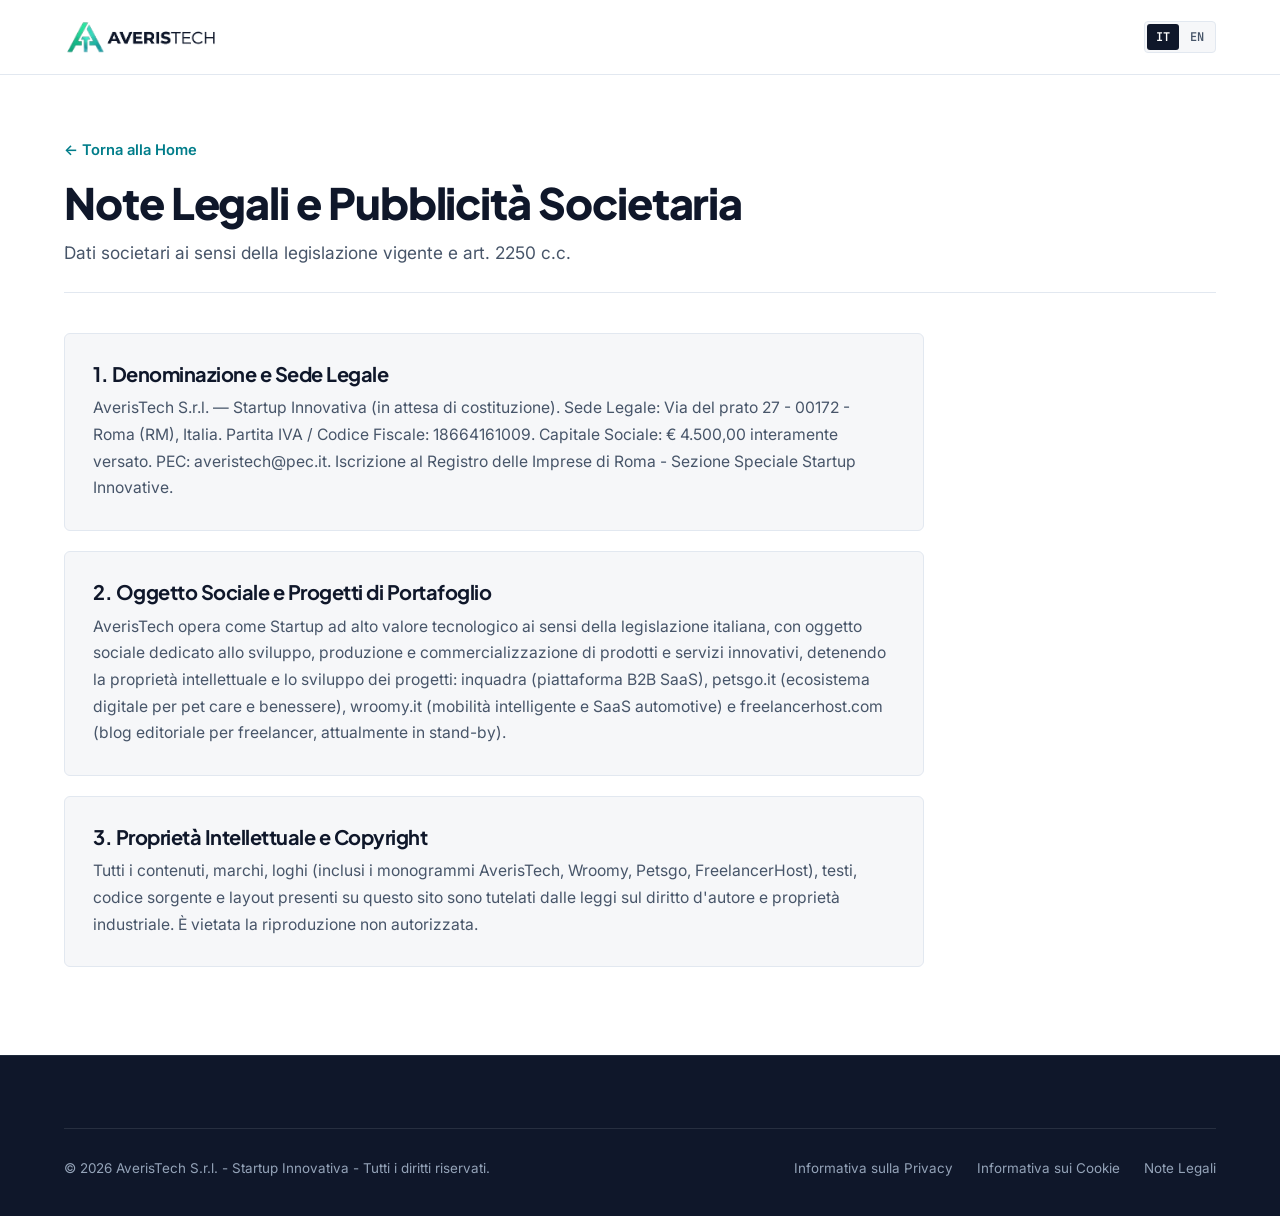
<file: legal.html>
<!DOCTYPE html>
<html lang="it">

<head>
    <meta charset="UTF-8" />
    <meta name="viewport" content="width=device-width, initial-scale=1.0" />
    <title>Note Legali — AverisTech</title>
    <meta name="description" content="Note Legali e Pubblicità Societaria per Startup - AverisTech S.r.l." />
    <meta name="robots" content="index, follow" />
    <link rel="canonical" href="https://averistech.it/legal.html" />
    <link rel="icon" href="media/logo-icon-transparent.png" type="image/png" />

    <!-- OpenGraph Metadata -->
    <meta property="og:title" content="Note Legali — AverisTech" />
    <meta property="og:description" content="Note Legali e Pubblicità Societaria per Startup - AverisTech S.r.l." />
    <meta property="og:type" content="website" />
    <meta property="og:url" content="https://averistech.it/legal.html" />
    <meta property="og:image" content="media/logo-stacked.jpeg" />

    <!-- Twitter Card Metadata -->
    <meta name="twitter:card" content="summary" />
    <meta name="twitter:title" content="Note Legali — AverisTech" />
    <meta name="twitter:description" content="Note Legali e Pubblicità Societaria per Startup - AverisTech S.r.l." />
    <meta name="twitter:image" content="media/logo-stacked.jpeg" />

    <!-- Styles -->
    <link rel="stylesheet" href="css/style.css" />
</head>

<body>
    <!-- Ambient Background Glow Blob -->
    <div class="ambient-glow" aria-hidden="true"></div>

    <!-- Navigation Header -->
    <header class="navbar" id="navbar">
        <div class="container nav-container">
            <a href="index.html" class="logo-link">
                <img src="media/logo-navbar-transparent.png" alt="AverisTech Logo" class="logo-img" />
            </a>

            <!-- Language Switcher -->
            <div class="lang-toggle" role="group" aria-label="Selettore Lingua">
                <button type="button" class="lang-btn active" id="btn-lang-it">IT</button>
                <button type="button" class="lang-btn" id="btn-lang-en">EN</button>
            </div>
        </div>
    </header>

    <!-- Main Content -->
    <main class="policy-page">
        <div class="container">
            <div class="policy-header">
                <a href="index.html" class="policy-back-link" data-i18n="policy-back-btn">← Torna alla Home</a>
                <h1 class="policy-title" data-i18n="legal-page-title">Note Legali e Pubblicità Societaria</h1>
                <p class="policy-subtitle" data-i18n="legal-page-sub">Dati societari ai sensi della legislazione vigente e art. 2250 c.c.</p>
            </div>

            <div class="policy-content">
                <article class="policy-card">
                    <h2 data-i18n="legal-s1-title">1. Denominazione e Sede Legale</h2>
                    <p data-i18n="legal-s1-text">AverisTech S.r.l. — Startup Innovativa (in attesa di costituzione). Sede Legale: Via del prato 27 - 00172 - Roma (RM), Italia. Partita IVA / Codice Fiscale: 18664161009. Capitale Sociale: € 4.500,00 interamente versato. PEC: averistech@pec.it. Iscrizione al Registro delle Imprese di Roma - Sezione Speciale Startup Innovative.</p>
                </article>

                <article class="policy-card">
                    <h2 data-i18n="legal-s2-title">2. Oggetto Sociale e Progetti di Portafoglio</h2>
                    <p data-i18n="legal-s2-text">AverisTech opera come Startup ad alto valore tecnologico ai sensi della legislazione italiana, con oggetto sociale dedicato allo sviluppo, produzione e commercializzazione di prodotti e servizi innovativi, detenendo la proprietà intellettuale e lo sviluppo dei progetti: petsgo.it (ecosistema digitale per pet care e benessere), wroomy.it (mobilità intelligente e SaaS automotive) e freelancerhost.com (piattaforma per liberi professionisti e agenzie).</p>
                </article>

                <article class="policy-card">
                    <h2 data-i18n="legal-s3-title">3. Proprietà Intellettuale e Copyright</h2>
                    <p data-i18n="legal-s3-text">Tutti i contenuti, marchi, loghi (inclusi i monogrammi AverisTech, Wroomy, Petsgo, FreelancerHost), testi, codice sorgente e layout presenti su questo sito sono tutelati dalle leggi sul diritto d'autore e proprietà industriale. È vietata la riproduzione non autorizzata.</p>
                </article>
            </div>
        </div>
    </main>

    <!-- Footer -->
    <footer class="footer">
        <div class="container">
            <div class="footer-bottom">
                <p id="footer-copy-text" data-i18n="footer-copy">
                    © 2026 AverisTech S.r.l. - Startup Innovativa - Tutti i diritti riservati.
                </p>
                <div style="display: flex; gap: 24px;">
                    <a href="privacy.html" id="link-privacy" data-i18n="footer-privacy"
                        style="color: var(--text-muted); text-decoration: none;">Informativa sulla Privacy</a>
                    <a href="cookie.html" id="link-cookie" data-i18n="footer-cookie"
                        style="color: var(--text-muted); text-decoration: none;">Informativa sui Cookie</a>
                    <a href="legal.html" id="link-terms" data-i18n="footer-terms"
                        style="color: var(--text-muted); text-decoration: none;">Note Legali</a>
                </div>
            </div>
        </div>
    </footer>

    <!-- Scripts -->
    <script src="js/i18n.js"></script>
    <script src="js/main.js"></script>
</body>

</html>
</file>
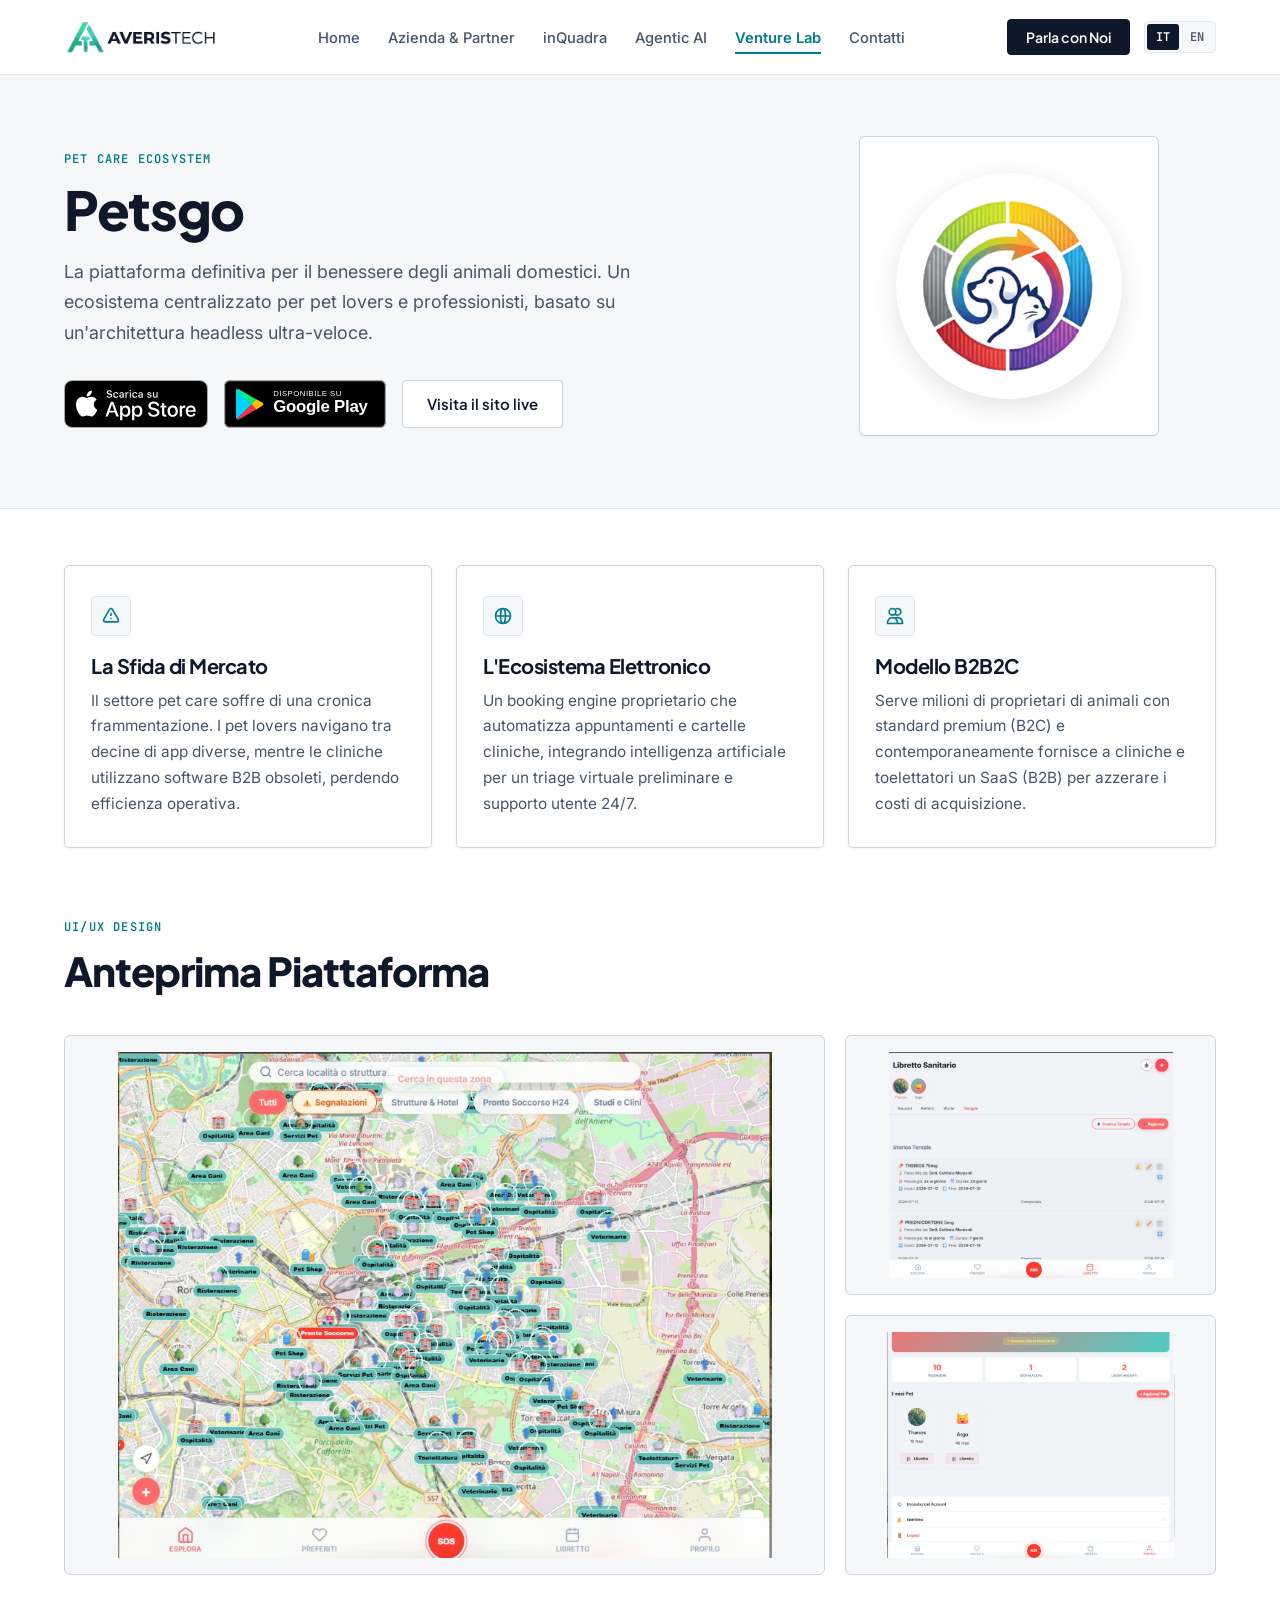
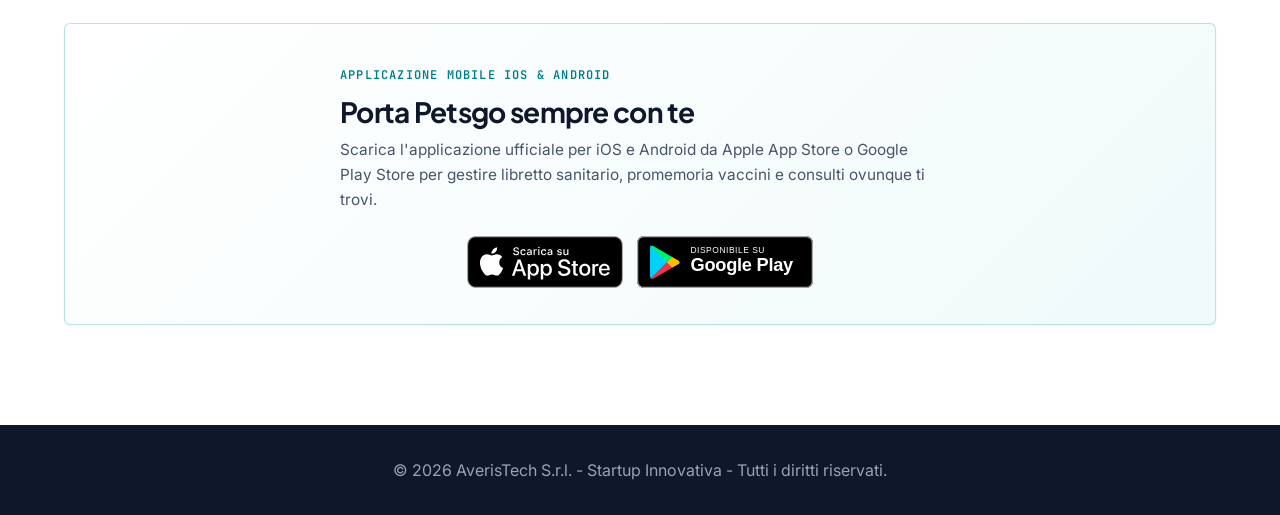
<file: petsgo.html>
<!DOCTYPE html>
<html lang="it">
<head>
    <meta charset="UTF-8" />
    <meta name="viewport" content="width=device-width, initial-scale=1.0" />
    <title>Petsgo - AverisTech</title>
    <meta name="description" content="Dettagli e architettura del progetto Petsgo: ecosistema mobile per pet care e salute animale." />
    <meta name="robots" content="index, follow" />
    <link rel="canonical" href="https://averistech.it/petsgo.html" />
    <link rel="icon" type="image/png" href="media/logo-icon-transparent.png" />

    <!-- Apple Smart App Banner -->
    <meta name="apple-itunes-app" content="app-id=6817229802" />

    <!-- OpenGraph Metadata -->
    <meta property="og:title" content="Petsgo — Pet Care Ecosystem | AverisTech" />
    <meta property="og:description" content="La piattaforma definitiva per il benessere degli animali domestici. Disponibile su Apple App Store e Google Play Store." />
    <meta property="og:type" content="website" />
    <meta property="og:url" content="https://averistech.it/petsgo.html" />
    <meta property="og:image" content="media/Petsgo-Home.jpeg" />

    <!-- JSON-LD MobileApplication Schema -->
    <script type="application/ld+json">
    {
      "@context": "https://schema.org",
      "@type": "SoftwareApplication",
      "name": "Petsgo",
      "operatingSystem": "iOS, Android",
      "applicationCategory": "LifestyleApplication",
      "installUrl": [
        "https://apps.apple.com/it/app/petsgo/id6817229802",
        "https://play.google.com/store/apps/details?id=it.petsgo.app"
      ],
      "offers": {
        "@type": "Offer",
        "price": "0",
        "priceCurrency": "EUR"
      },
      "publisher": {
        "@type": "Organization",
        "name": "AverisTech S.r.l.",
        "url": "https://averistech.it"
      }
    }
    </script>

    <link rel="stylesheet" href="css/style.css" />
    <style>
        .project-detail-hero { padding: 8rem 0 4rem; text-align: center; }
        .project-content { max-width: 800px; margin: 0 auto 4rem; }
        .arch-box { background: var(--surface-light); padding: 2rem; border-radius: 1rem; margin-top: 2rem; border: 1px solid var(--border-color); }
        .arch-title { color: var(--accent-cyan); margin-bottom: 1rem; }
    </style>
</head>
<body>
    <!-- HEADER & NAVBAR (B2B Enterprise IA) -->
    <header class="navbar" id="navbar">
        <div class="container nav-container">
            <a href="index.html" class="logo-link" id="nav-logo-link" aria-label="AverisTech Home">
                <img src="media/logo-navbar-transparent.png" alt="AverisTech Logo" class="logo-img" id="navbar-logo" />
            </a>

            <nav aria-label="Menu Principale">
                <ul class="nav-links" id="nav-links">
                    <li><a href="index.html#hero" class="nav-link" id="link-home" data-i18n="nav-home">Home</a></li>
                    <li><a href="index.html#credibility" class="nav-link" id="link-company" data-i18n="nav-company">Azienda &amp; Partner</a></li>
                    <li><a href="inquadra.html" class="nav-link" id="link-inquadra" data-i18n="nav-inquadra">inQuadra</a></li>
                    <li><a href="index.html#agentic-ai" class="nav-link" id="link-agentic" data-i18n="nav-agentic">Agentic AI</a></li>
                    <li><a href="venture-lab.html" class="nav-link active" id="link-venture" data-i18n="nav-venture">Venture Lab</a></li>
                    <li><a href="index.html#contact" class="nav-link" id="link-contact" data-i18n="nav-contact">Contatti</a></li>
                </ul>
            </nav>

            <div style="display: flex; align-items: center; gap: 14px;">
                <!-- Primary Navbar CTA -->
                <a href="index.html#contact" class="btn btn-primary nav-cta-btn" id="nav-cta-demo"
                    data-i18n="nav-cta-demo">
                    Parla con Noi
                </a>

                <!-- Language Switcher (IT / EN) -->
                <div class="lang-toggle" id="lang-switcher" role="group"
                    aria-label="Selettore Lingua / Language Switcher">
                    <button type="button" class="lang-btn active" id="btn-lang-it" aria-label="Italiano">IT</button>
                    <button type="button" class="lang-btn" id="btn-lang-en" aria-label="English">EN</button>
                </div>

                <!-- Mobile Navigation Hamburger Button -->
                <button type="button" class="nav-toggle-btn" id="nav-toggle" aria-label="Apri Menu Navigazione"
                    aria-expanded="false" aria-controls="nav-links">
                    ☰
                </button>
            </div>
        </div>
    </header>

    <main>
        <section class="project-hero">
            <div class="ambient-glow"></div>
            <div class="container project-hero-grid">
                <div class="project-hero-content">
                    <span class="section-tag" data-i18n="petsgo-page-tag">Pet Care Ecosystem</span>
                    <h1><span class="text-gradient">Petsgo</span></h1>
                    <p data-i18n="petsgo-hero-desc">La piattaforma definitiva per il benessere degli animali domestici. Un ecosistema centralizzato per pet lovers e professionisti, basato su un'architettura headless ultra-veloce.</p>
                    <div style="margin-top: 32px; display: flex; flex-wrap: wrap; gap: 16px; align-items: center;">
                        <a href="https://apps.apple.com/it/app/petsgo/id6817229802" target="_blank" rel="noopener noreferrer" class="app-store-badge-link" id="btn-petsgo-appstore" aria-label="Scarica Petsgo su Apple App Store">
                            <img src="media/app-store-badge-it.svg" alt="Scarica su App Store" class="app-store-badge-img" height="48" style="height: 48px; width: auto;" />
                        </a>
                        <a href="https://play.google.com/store/apps/details?id=it.petsgo.app" target="_blank" rel="noopener noreferrer" class="app-store-badge-link" id="btn-petsgo-playstore" aria-label="Scarica Petsgo su Google Play Store">
                            <img src="media/google-play-badge-it.svg" alt="Disponibile su Google Play" class="google-play-badge-img" height="48" style="height: 48px; width: auto;" />
                        </a>
                        <a href="https://petsgo.it" target="_blank" rel="noopener noreferrer" class="btn btn-secondary" id="btn-petsgo-live" data-i18n="project-btn-visit" style="height: 48px; padding: 0 24px;">
                            Visita il sito live
                        </a>
                    </div>
                </div>
                <div class="project-hero-visual">
                    <div class="hero-logo-card">
                        <img src="media/logo_petsgo.png" alt="Petsgo Logo" style="background-color: #ffffff; border-radius: 50%; padding: 1.5rem; box-shadow: 0 8px 24px rgba(15, 23, 42, 0.12);">
                    </div>
                </div>
            </div>
        </section>

        <section class="container" style="padding-bottom: 100px;">
            <div class="project-cards-grid">
                <!-- Problema -->
                <div class="glass-card">
                    <div class="glass-card-icon">
                        <svg xmlns="http://www.w3.org/2000/svg" fill="none" viewBox="0 0 24 24" stroke="currentColor">
                            <path stroke-linecap="round" stroke-linejoin="round" stroke-width="2" d="M12 9v2m0 4h.01m-6.938 4h13.856c1.54 0 2.502-1.667 1.732-3L13.732 4c-.77-1.333-2.694-1.333-3.464 0L3.34 16c-.77 1.333.192 3 1.732 3z" />
                        </svg>
                    </div>
                    <h3 data-i18n="petsgo-c1-title">La Sfida di Mercato</h3>
                    <p data-i18n="petsgo-c1-desc">Il settore pet care soffre di una cronica frammentazione. I pet lovers navigano tra decine di app diverse, mentre le cliniche utilizzano software B2B obsoleti, perdendo efficienza operativa.</p>
                </div>
                <!-- Soluzione -->
                <div class="glass-card">
                    <div class="glass-card-icon">
                        <svg xmlns="http://www.w3.org/2000/svg" fill="none" viewBox="0 0 24 24" stroke="currentColor">
                            <path stroke-linecap="round" stroke-linejoin="round" stroke-width="2" d="M21 12a9 9 0 01-9 9m9-9a9 9 0 00-9-9m9 9H3m9 9a9 9 0 01-9-9m9 9c1.657 0 3-4.03 3-9s-1.343-9-3-9m0 18c-1.657 0-3-4.03-3-9s1.343-9 3-9m-9 9a9 9 0 019-9" />
                        </svg>
                    </div>
                    <h3 data-i18n="petsgo-c2-title">L'Ecosistema Elettronico</h3>
                    <p data-i18n="petsgo-c2-desc">Un booking engine proprietario che automatizza appuntamenti e cartelle cliniche, integrando intelligenza artificiale per un triage virtuale preliminare e supporto utente 24/7.</p>
                </div>
                <!-- Target -->
                <div class="glass-card">
                    <div class="glass-card-icon">
                        <svg xmlns="http://www.w3.org/2000/svg" fill="none" viewBox="0 0 24 24" stroke="currentColor">
                            <path stroke-linecap="round" stroke-linejoin="round" stroke-width="2" d="M12 4.354a4 4 0 110 5.292M15 21H3v-1a6 6 0 0112 0v1zm0 0h6v-1a6 6 0 00-9-5.197M13 7a4 4 0 11-8 0 4 4 0 018 0z" />
                        </svg>
                    </div>
                    <h3 data-i18n="petsgo-c3-title">Modello B2B2C</h3>
                    <p data-i18n="petsgo-c3-desc">Serve milioni di proprietari di animali con standard premium (B2C) e contemporaneamente fornisce a cliniche e toelettatori un SaaS (B2B) per azzerare i costi di acquisizione.</p>
                </div>
            </div>

            <div class="section-header" style="margin-bottom: 40px;">
                <span class="section-tag" data-i18n="project-preview-tag">UI/UX Design</span>
                <h2 class="section-title" data-i18n="project-preview-title">Anteprima Piattaforma</h2>
            </div>
            
            <div class="bento-gallery">
                <div class="bento-item large">
                    <img src="media/Petsgo-Home.jpeg" alt="Dashboard B2B" style="width: 100%; height: 100%; object-fit: contain; padding: 1rem;">
                </div>
                <div class="bento-item">
                    <img src="media/Petsgo-Libretto.jpeg" alt="App Mobile" style="width: 100%; height: 100%; object-fit: contain; padding: 1rem;">
                </div>
                <div class="bento-item">
                    <img src="media/Petsgo-profilo.jpeg" alt="Profilo Animale" style="width: 100%; height: 100%; object-fit: contain; padding: 1rem;">
                </div>
            </div>

            <!-- Callout Download App Store & Google Play -->
            <div class="glass-card" style="margin-top: 48px; display: flex; flex-wrap: wrap; align-items: center; justify-content: space-between; gap: 24px; padding: 36px 40px; border: 1px solid rgba(0, 139, 153, 0.25); background: linear-gradient(135deg, #ffffff 0%, #f0fafa 100%);">
                <div style="max-width: 600px;">
                    <span class="section-tag" data-i18n="petsgo-callout-tag" style="margin-bottom: 10px; display: inline-block;">Applicazione Mobile iOS &amp; Android</span>
                    <h3 data-i18n="petsgo-callout-title" style="font-size: 1.75rem; margin-bottom: 10px; font-weight: 700;">Porta Petsgo sempre con te</h3>
                    <p data-i18n="petsgo-callout-desc" style="color: var(--text-muted); line-height: 1.6; margin: 0;">Scarica l'applicazione ufficiale per iOS e Android da Apple App Store o Google Play Store per gestire libretto sanitario, promemoria vaccini e consulti ovunque ti trovi.</p>
                </div>
                <div style="display: flex; flex-wrap: wrap; gap: 14px; align-items: center;">
                    <a href="https://apps.apple.com/it/app/petsgo/id6817229802" target="_blank" rel="noopener noreferrer" class="app-store-badge-link" id="btn-petsgo-callout-appstore" aria-label="Scarica Petsgo su Apple App Store">
                        <img src="media/app-store-badge-it.svg" alt="Scarica su App Store" class="app-store-badge-img" height="52" style="height: 52px; width: auto;" />
                    </a>
                    <a href="https://play.google.com/store/apps/details?id=it.petsgo.app" target="_blank" rel="noopener noreferrer" class="app-store-badge-link" id="btn-petsgo-callout-playstore" aria-label="Scarica Petsgo su Google Play Store">
                        <img src="media/google-play-badge-it.svg" alt="Disponibile su Google Play" class="google-play-badge-img" height="52" style="height: 52px; width: auto;" />
                    </a>
                </div>
            </div>
        </section>
    </main>

    <footer class="footer" style="padding: 2rem 0; text-align: center; border-top: 1px solid var(--border-color);">
        <p style="color: var(--text-muted);" data-i18n="footer-copy">© 2026 AverisTech S.r.l. - Startup Innovativa - Tutti i diritti riservati.</p>
    </footer>

    <!-- Scripts -->
    <script src="js/i18n.js"></script>
    <script src="js/main.js"></script>
</body>
</html>
</file>
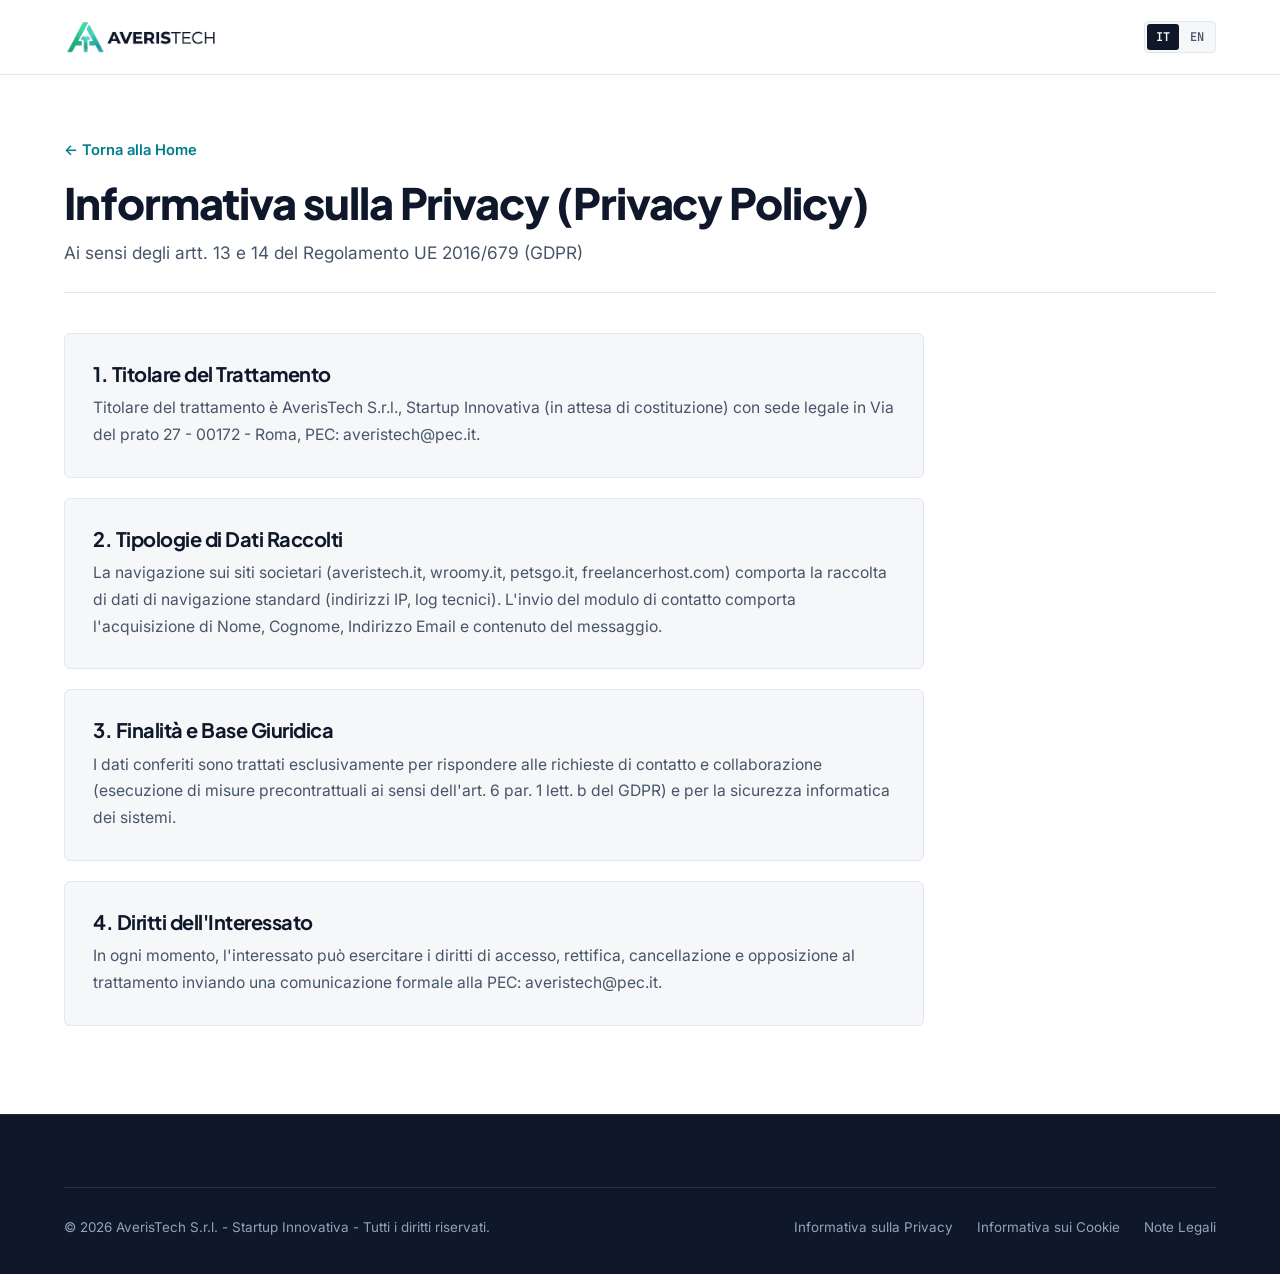
<file: privacy.html>
<!DOCTYPE html>
<html lang="it">

<head>
    <meta charset="UTF-8" />
    <meta name="viewport" content="width=device-width, initial-scale=1.0" />
    <title>Informativa sulla Privacy — AverisTech</title>
    <meta name="description" content="Informativa sul Trattamento dei Dati Personali (GDPR) - AverisTech S.r.l." />
    <meta name="robots" content="index, follow" />
    <link rel="canonical" href="https://averistech.it/privacy.html" />
    <link rel="icon" href="media/logo-icon-transparent.png" type="image/png" />

    <!-- OpenGraph Metadata -->
    <meta property="og:title" content="Informativa sulla Privacy — AverisTech" />
    <meta property="og:description" content="Informativa sul Trattamento dei Dati Personali (GDPR) - AverisTech S.r.l." />
    <meta property="og:type" content="website" />
    <meta property="og:url" content="https://averistech.it/privacy.html" />
    <meta property="og:image" content="media/logo-stacked.jpeg" />

    <!-- Twitter Card Metadata -->
    <meta name="twitter:card" content="summary" />
    <meta name="twitter:title" content="Informativa sulla Privacy — AverisTech" />
    <meta name="twitter:description" content="Informativa sul Trattamento dei Dati Personali (GDPR) - AverisTech S.r.l." />
    <meta name="twitter:image" content="media/logo-stacked.jpeg" />

    <!-- Styles -->
    <link rel="stylesheet" href="css/style.css" />
</head>

<body>
    <!-- Ambient Background Glow Blob -->
    <div class="ambient-glow" aria-hidden="true"></div>

    <!-- Navigation Header -->
    <header class="navbar" id="navbar">
        <div class="container nav-container">
            <a href="index.html" class="logo-link">
                <img src="media/logo-navbar-transparent.png" alt="AverisTech Logo" class="logo-img" />
            </a>

            <!-- Language Switcher -->
            <div class="lang-toggle" role="group" aria-label="Selettore Lingua">
                <button type="button" class="lang-btn active" id="btn-lang-it">IT</button>
                <button type="button" class="lang-btn" id="btn-lang-en">EN</button>
            </div>
        </div>
    </header>

    <!-- Main Content -->
    <main class="policy-page">
        <div class="container">
            <div class="policy-header">
                <a href="index.html" class="policy-back-link" data-i18n="policy-back-btn">← Torna alla Home</a>
                <h1 class="policy-title" data-i18n="privacy-page-title">Informativa sulla Privacy (Privacy Policy)</h1>
                <p class="policy-subtitle" data-i18n="privacy-page-sub">Ai sensi degli artt. 13 e 14 del Regolamento UE 2016/679 (GDPR)</p>
            </div>

            <div class="policy-content">
                <article class="policy-card">
                    <h2 data-i18n="privacy-s1-title">1. Titolare del Trattamento</h2>
                    <p data-i18n="privacy-s1-text">Titolare del trattamento è AverisTech S.r.l., Startup Innovativa (in attesa di costituzione) con sede legale in Via del prato 27 - 00172 - Roma, PEC: averistech@pec.it.</p>
                </article>

                <article class="policy-card">
                    <h2 data-i18n="privacy-s2-title">2. Tipologie di Dati Raccolti</h2>
                    <p data-i18n="privacy-s2-text">La navigazione sui siti societari (averistech.it, wroomy.it, petsgo.it, freelancerhost.com) comporta la raccolta di dati di navigazione standard (indirizzi IP, log tecnici). L'invio del modulo di contatto comporta l'acquisizione di Nome, Cognome, Indirizzo Email e contenuto del messaggio.</p>
                </article>

                <article class="policy-card">
                    <h2 data-i18n="privacy-s3-title">3. Finalità e Base Giuridica</h2>
                    <p data-i18n="privacy-s3-text">I dati conferiti sono trattati esclusivamente per rispondere alle richieste di contatto e collaborazione (esecuzione di misure precontrattuali ai sensi dell'art. 6 par. 1 lett. b del GDPR) e per la sicurezza informatica dei sistemi.</p>
                </article>

                <article class="policy-card">
                    <h2 data-i18n="privacy-s4-title">4. Diritti dell'Interessato</h2>
                    <p data-i18n="privacy-s4-text">In ogni momento, l'interessato può esercitare i diritti di accesso, rettifica, cancellazione e opposizione al trattamento inviando una comunicazione formale alla PEC: averistech@pec.it.</p>
                </article>
            </div>
        </div>
    </main>

    <!-- Footer -->
    <footer class="footer">
        <div class="container">
            <div class="footer-bottom">
                <p id="footer-copy-text" data-i18n="footer-copy">
                    © 2026 AverisTech S.r.l. - Startup Innovativa - Tutti i diritti riservati.
                </p>
                <div style="display: flex; gap: 24px;">
                    <a href="privacy.html" id="link-privacy" data-i18n="footer-privacy"
                        style="color: var(--text-muted); text-decoration: none;">Informativa sulla Privacy</a>
                    <a href="cookie.html" id="link-cookie" data-i18n="footer-cookie"
                        style="color: var(--text-muted); text-decoration: none;">Informativa sui Cookie</a>
                    <a href="legal.html" id="link-terms" data-i18n="footer-terms"
                        style="color: var(--text-muted); text-decoration: none;">Note Legali</a>
                </div>
            </div>
        </div>
    </footer>

    <!-- Scripts -->
    <script src="js/i18n.js"></script>
    <script src="js/main.js"></script>
</body>

</html>
</file>
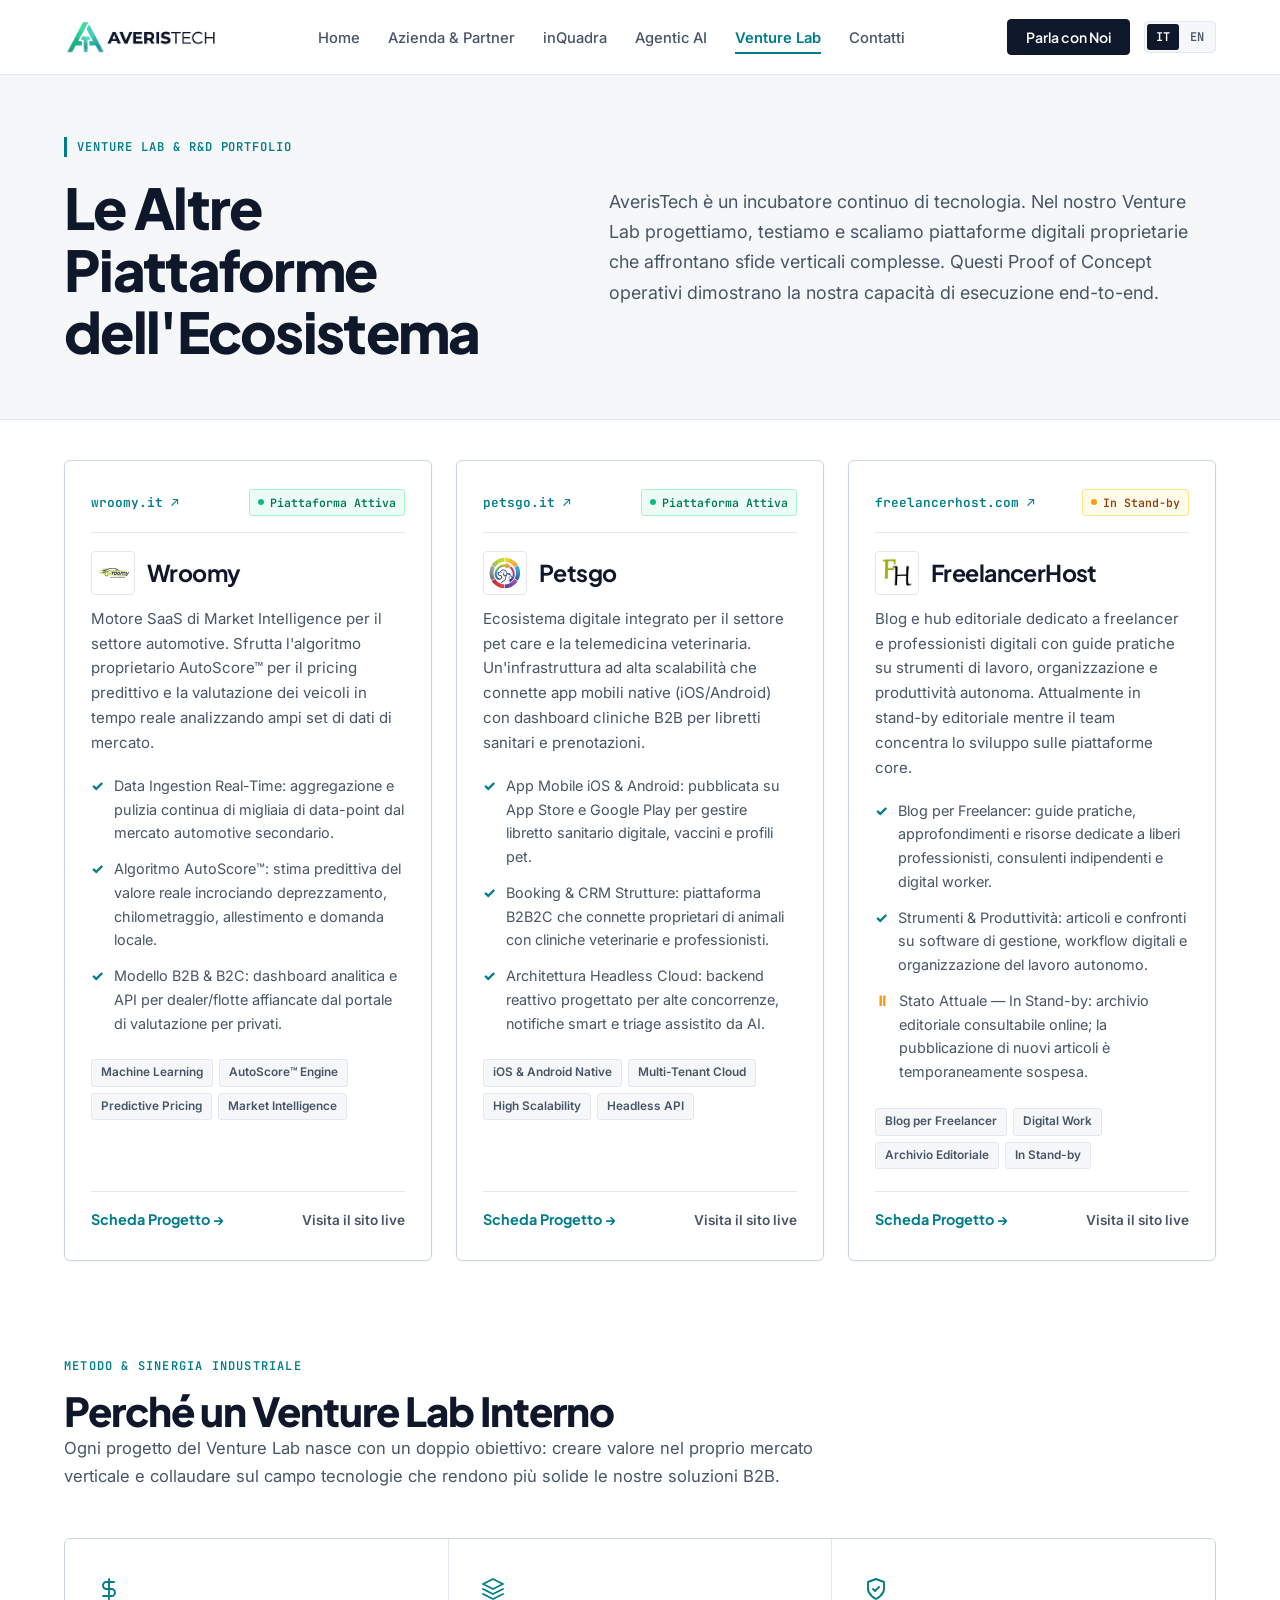
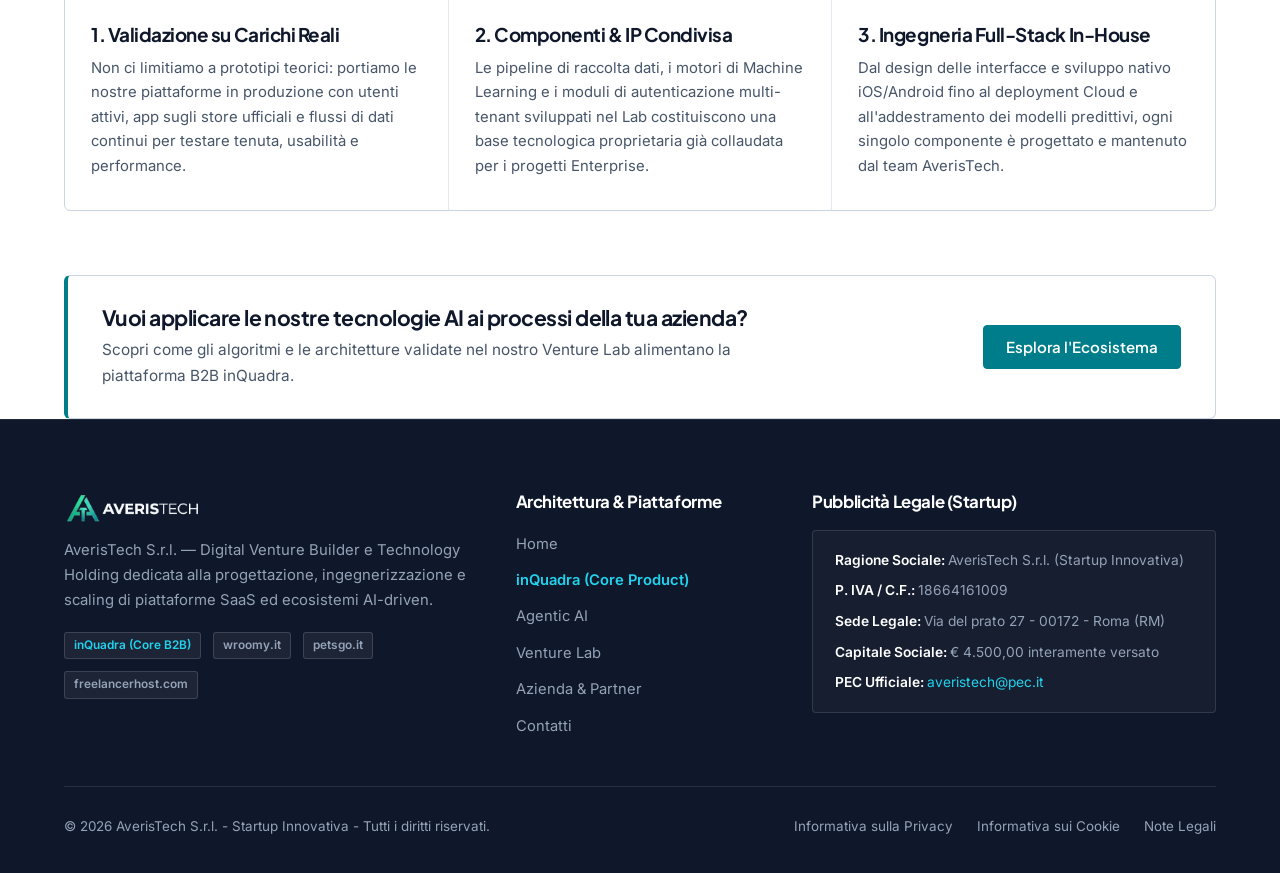
<file: venture-lab.html>
<!DOCTYPE html>
<html lang="it">

<head>
    <meta charset="UTF-8" />
    <meta name="viewport" content="width=device-width, initial-scale=1.0" />
    <title>Venture Lab — R&amp;D, Machine Learning &amp; Spin-Off | AverisTech</title>
    <meta name="description"
        content="Sviluppiamo tecnologie scalabili. Il Venture Lab di AverisTech è l'incubatore interno dove testiamo algoritmi di Machine Learning, architetture multi-tenant e app mobile native (Wroomy, PetsGo, FreelancerHost)." />
    <meta name="author" content="AverisTech S.r.l." />
    <meta name="robots" content="index, follow" />
    <link rel="canonical" href="https://averistech.it/venture-lab.html" />

    <!-- Favicon -->
    <link rel="icon" type="image/png" href="media/logo-icon-transparent.png" />

    <!-- OpenGraph Metadata -->
    <meta property="og:title" content="AverisTech Venture Lab — Incubatore R&amp;D &amp; Spin-Off Tecnologici" />
    <meta property="og:description"
        content="L'incubatore interno dove testiamo algoritmi di Machine Learning, architetture multi-tenant e app mobile native prima di portarle sul mercato." />
    <meta property="og:type" content="website" />
    <meta property="og:url" content="https://averistech.it/venture-lab.html" />
    <meta property="og:image" content="https://averistech.it/media/logo-stacked.jpeg" />

    <!-- Styles -->
    <link rel="stylesheet" href="css/style.css" />
</head>

<body>
    <!-- Ambient Background Glow Blob -->
    <div class="ambient-glow" aria-hidden="true"></div>

    <!-- HEADER & NAVBAR (B2B Enterprise IA) -->
    <header class="navbar" id="navbar">
        <div class="container nav-container">
            <a href="index.html" class="logo-link" id="nav-logo-link" aria-label="AverisTech Home">
                <img src="media/logo-navbar-transparent.png" alt="AverisTech Logo" class="logo-img" id="navbar-logo" />
            </a>

            <nav aria-label="Menu Principale">
                <ul class="nav-links" id="nav-links">
                    <li><a href="index.html#hero" class="nav-link" id="link-home" data-i18n="nav-home">Home</a></li>
                    <li><a href="index.html#credibility" class="nav-link" id="link-company"
                            data-i18n="nav-company">Azienda &amp; Partner</a></li>
                    <li><a href="inquadra.html" class="nav-link" id="link-inquadra"
                            data-i18n="nav-inquadra">inQuadra</a></li>
                    <li><a href="index.html#agentic-ai" class="nav-link" id="link-agentic"
                            data-i18n="nav-agentic">Agentic AI</a></li>
                    <li><a href="venture-lab.html" class="nav-link active" id="link-venture"
                            data-i18n="nav-venture">Venture Lab</a></li>
                    <li><a href="index.html#contact" class="nav-link" id="link-contact"
                            data-i18n="nav-contact">Contatti</a></li>
                </ul>
            </nav>

            <div style="display: flex; align-items: center; gap: 14px;">
                <!-- Primary Navbar CTA -->
                <a href="index.html#contact" class="btn btn-primary nav-cta-btn" id="nav-cta-demo"
                    data-i18n="nav-cta-demo">
                    Parla con Noi
                </a>

                <!-- Language Switcher (IT / EN) -->
                <div class="lang-toggle" id="lang-switcher" role="group"
                    aria-label="Selettore Lingua / Language Switcher">
                    <button type="button" class="lang-btn active" id="btn-lang-it" aria-label="Italiano">IT</button>
                    <button type="button" class="lang-btn" id="btn-lang-en" aria-label="English">EN</button>
                </div>

                <!-- Mobile Navigation Hamburger Button -->
                <button type="button" class="nav-toggle-btn" id="nav-toggle" aria-label="Apri Menu Navigazione"
                    aria-expanded="false" aria-controls="nav-links">
                    ☰
                </button>
            </div>
        </div>
    </header>

    <main>
        <!-- VENTURE LAB HERO & INTRO (Neve FSE Left-Aligned Page Banner) -->
        <section class="hero venture-page-hero" id="venture-hero" aria-labelledby="vlab-heading">
            <div class="container">
                <div class="fse-split-header"
                    style="margin-bottom: 0; border-bottom: none; padding-bottom: 0; align-items: center;">
                    <div class="hero-content">
                        <p class="hero-kicker">
                            <span class="hero-badge-text" data-i18n="vlab-sec-tag">Esecuzione End-to-End • Proof of
                                Concept Operativi</span>
                        </p>

                        <h1 class="hero-title" id="vlab-heading" data-i18n="vlab-sec-title" style="margin-bottom: 0;">
                            Venture Lab &amp; R&amp;D Portfolio.
                        </h1>
                    </div>

                    <p class="hero-subtitle" data-i18n="vlab-sec-intro" style="margin-bottom: 0;">
                        AverisTech è un incubatore continuo di tecnologia. Nel nostro Venture Lab progettiamo, testiamo
                        e scaliamo piattaforme digitali proprietarie che affrontano sfide verticali complesse. Questi
                        Proof of Concept operativi dimostrano la nostra capacità di esecuzione end-to-end.
                    </p>
                </div>
            </div>
        </section>

        <!-- 3-CARD PROOF OF CONCEPT & SPIN-OFF GRID -->
        <section class="portfolio" id="venture-projects" aria-label="Progetti e Proof of Concept del Venture Lab"
            style="padding-top: 40px;">
            <div class="container">
                <div class="venture-grid-3">
                    <!-- CARD 1: WROOMY -->
                    <article class="project-card" id="project-card-wroomy">
                        <div>
                            <div class="project-header">
                                <a href="https://wroomy.it" target="_blank" rel="noopener noreferrer"
                                    class="project-domain" id="domain-link-wroomy">
                                    wroomy.it ↗
                                </a>
                                <span class="project-status" id="status-wroomy">
                                    <span class="status-dot" aria-hidden="true"></span>
                                    <span data-i18n="vlab-status-poc">Iniziativa Attiva</span>
                                </span>
                            </div>

                            <h2 class="project-title">
                                <span class="project-logo-badge">
                                    <img src="media/wroomy-logo.png" alt="Wroomy Logo" class="project-badge-img" />
                                </span>
                                <span data-i18n="wroomy-title">Wroomy</span>
                            </h2>

                            <p class="project-desc" data-i18n="vlab-wroomy-desc" style="margin-bottom: 18px;">
                                Motore proprietario di Market Intelligence e pricing predittivo basato su algoritmi di
                                Machine Learning (AutoScore™).
                            </p>

                            <ul
                                style="display: flex; flex-direction: column; gap: 12px; margin-bottom: 24px; font-size: 0.9rem; color: var(--text-muted);">
                                <li style="display: flex; gap: 10px; align-items: flex-start;">
                                    <span style="color: var(--accent-cyan); font-weight: 800;">✓</span>
                                    <span data-i18n="vlab-wroomy-b1"><strong style="color: var(--text-main);">Data
                                            Ingestion Real-Time:</strong> aggregazione e pulizia continua di migliaia di
                                        data-point dal mercato automotive secondario.</span>
                                </li>
                                <li style="display: flex; gap: 10px; align-items: flex-start;">
                                    <span style="color: var(--accent-cyan); font-weight: 800;">✓</span>
                                    <span data-i18n="vlab-wroomy-b2"><strong style="color: var(--text-main);">Algoritmo
                                            AutoScore™:</strong> stima predittiva del valore reale incrociando
                                        deprezzamento, chilometraggio, allestimento e domanda locale.</span>
                                </li>
                                <li style="display: flex; gap: 10px; align-items: flex-start;">
                                    <span style="color: var(--accent-cyan); font-weight: 800;">✓</span>
                                    <span data-i18n="vlab-wroomy-b3"><strong style="color: var(--text-main);">Modello
                                            B2B &amp; B2C:</strong> dashboard analitica e API per dealer/flotte
                                        affiancate dal portale di valutazione per privati.</span>
                                </li>
                            </ul>

                            <div class="project-tags" aria-label="Tecnologie Wroomy">
                                <span class="tag">Machine Learning</span>
                                <span class="tag">AutoScore™ Engine</span>
                                <span class="tag">Predictive Pricing</span>
                                <span class="tag">Market Intelligence</span>
                            </div>
                        </div>

                        <div class="project-footer"
                            style="display: flex; align-items: center; justify-content: space-between; flex-wrap: wrap; gap: 12px;">
                            <a href="wroomy.html" class="project-link-btn" id="link-btn-wroomy"
                                data-i18n="vlab-card-cta">
                                Scheda Progetto →
                            </a>
                            <a href="https://wroomy.it" target="_blank" rel="noopener noreferrer"
                                style="font-size: 0.85rem; color: var(--text-muted); font-weight: 600;"
                                data-i18n="project-btn-visit">
                                Visita il sito live ↗
                            </a>
                        </div>
                    </article>

                    <!-- CARD 2: PETSGO -->
                    <article class="project-card" id="project-card-petsgo">
                        <div>
                            <div class="project-header">
                                <a href="https://petsgo.it" target="_blank" rel="noopener noreferrer"
                                    class="project-domain" id="domain-link-petsgo">
                                    petsgo.it ↗
                                </a>
                                <span class="project-status" id="status-petsgo">
                                    <span class="status-dot" aria-hidden="true"></span>
                                    <span data-i18n="vlab-status-poc">Iniziativa Attiva</span>
                                </span>
                            </div>

                            <h2 class="project-title">
                                <span class="project-logo-badge">
                                    <img src="media/logo_petsgo.png" alt="PetsGo Logo" class="project-badge-img" />
                                </span>
                                <span data-i18n="petsgo-title">PetsGo</span>
                            </h2>

                            <p class="project-desc" data-i18n="vlab-petsgo-desc" style="margin-bottom: 18px;">
                                Ecosistema digitale mobile e cloud ad alta scalabilità (iOS/Android) sviluppato
                                interamente in-house.
                            </p>

                            <ul
                                style="display: flex; flex-direction: column; gap: 12px; margin-bottom: 24px; font-size: 0.9rem; color: var(--text-muted);">
                                <li style="display: flex; gap: 10px; align-items: flex-start;">
                                    <span style="color: var(--accent-cyan); font-weight: 800;">✓</span>
                                    <span data-i18n="vlab-petsgo-b1"><strong style="color: var(--text-main);">App Mobile
                                            iOS &amp; Android:</strong> pubblicata su App Store e Google Play per
                                        gestire libretto sanitario digitale, vaccini e profili pet.</span>
                                </li>
                                <li style="display: flex; gap: 10px; align-items: flex-start;">
                                    <span style="color: var(--accent-cyan); font-weight: 800;">✓</span>
                                    <span data-i18n="vlab-petsgo-b2"><strong style="color: var(--text-main);">Booking
                                            &amp; CRM Strutture:</strong> piattaforma B2B2C che connette proprietari di
                                        animali con cliniche veterinarie e professionisti.</span>
                                </li>
                                <li style="display: flex; gap: 10px; align-items: flex-start;">
                                    <span style="color: var(--accent-cyan); font-weight: 800;">✓</span>
                                    <span data-i18n="vlab-petsgo-b3"><strong
                                            style="color: var(--text-main);">Architettura Headless Cloud:</strong>
                                        backend reattivo progettato per alte concorrenze, notifiche smart e triage
                                        assistito da AI.</span>
                                </li>
                            </ul>

                            <div class="project-tags" aria-label="Tecnologie PetsGo">
                                <span class="tag">iOS &amp; Android Native</span>
                                <span class="tag">Multi-Tenant Cloud</span>
                                <span class="tag">High Scalability</span>
                                <span class="tag">Headless API</span>
                            </div>
                        </div>

                        <div class="project-footer"
                            style="display: flex; align-items: center; justify-content: space-between; flex-wrap: wrap; gap: 12px;">
                            <a href="petsgo.html" class="project-link-btn" id="link-btn-petsgo"
                                data-i18n="vlab-card-cta">
                                Scheda Progetto →
                            </a>
                            <a href="https://petsgo.it" target="_blank" rel="noopener noreferrer"
                                style="font-size: 0.85rem; color: var(--text-muted); font-weight: 600;"
                                data-i18n="project-btn-visit">
                                Visita il sito live ↗
                            </a>
                        </div>
                    </article>

                    <!-- CARD 3: FREELANCERHOST -->
                    <article class="project-card" id="project-card-freelancerhost">
                        <div>
                            <div class="project-header">
                                <a href="https://freelancerhost.com" target="_blank" rel="noopener noreferrer"
                                    class="project-domain" id="domain-link-freelancerhost">
                                    freelancerhost.com ↗
                                </a>
                                <span class="project-status status-standby" id="status-freelancerhost">
                                    <span class="status-dot" aria-hidden="true"></span>
                                    <span data-i18n="vlab-status-standby">In Stand-by</span>
                                </span>
                            </div>

                            <h2 class="project-title">
                                <span class="project-logo-badge">
                                    <img src="media/logo-freelancerhost.jpg" alt="FreelancerHost Logo"
                                        class="project-badge-img" />
                                </span>
                                <span data-i18n="freelancerhost-title">FreelancerHost</span>
                            </h2>

                            <p class="project-desc" data-i18n="vlab-flh-desc" style="margin-bottom: 18px;">
                                Blog e hub editoriale dedicato a freelancer e professionisti digitali con guide pratiche
                                su strumenti di lavoro, organizzazione e produttività autonoma. Attualmente in stand-by
                                editoriale mentre il team concentra lo sviluppo sulle piattaforme core.
                            </p>

                            <ul
                                style="display: flex; flex-direction: column; gap: 12px; margin-bottom: 24px; font-size: 0.9rem; color: var(--text-muted);">
                                <li style="display: flex; gap: 10px; align-items: flex-start;">
                                    <span style="color: var(--accent-cyan); font-weight: 800;">✓</span>
                                    <span data-i18n="vlab-flh-b1"><strong style="color: var(--text-main);">Blog per
                                            Freelancer:</strong> guide pratiche, approfondimenti e risorse dedicate a
                                        liberi professionisti, consulenti indipendenti e digital worker.</span>
                                </li>
                                <li style="display: flex; gap: 10px; align-items: flex-start;">
                                    <span style="color: var(--accent-cyan); font-weight: 800;">✓</span>
                                    <span data-i18n="vlab-flh-b2"><strong style="color: var(--text-main);">Strumenti
                                            &amp; Produttività:</strong> articoli e confronti su software di gestione,
                                        workflow digitali e organizzazione del lavoro autonomo.</span>
                                </li>
                                <li style="display: flex; gap: 10px; align-items: flex-start;">
                                    <span style="color: #f59e0b; font-weight: 800;">⏸</span>
                                    <span data-i18n="vlab-flh-b3"><strong style="color: var(--text-main);">Stato Attuale
                                            — In Stand-by:</strong> archivio editoriale consultabile online; la
                                        pubblicazione di nuovi articoli è temporaneamente sospesa.</span>
                                </li>
                            </ul>

                            <div class="project-tags" aria-label="Caratteristiche FreelancerHost">
                                <span class="tag">Blog per Freelancer</span>
                                <span class="tag">Digital Work</span>
                                <span class="tag">Archivio Editoriale</span>
                                <span class="tag">In Stand-by</span>
                            </div>
                        </div>

                        <div class="project-footer"
                            style="display: flex; align-items: center; justify-content: space-between; flex-wrap: wrap; gap: 12px;">
                            <a href="freelancerhost.html" class="project-link-btn" id="link-btn-freelancerhost"
                                data-i18n="vlab-card-cta">
                                Scheda Progetto →
                            </a>
                            <a href="https://freelancerhost.com" target="_blank" rel="noopener noreferrer"
                                style="font-size: 0.85rem; color: var(--text-muted); font-weight: 600;"
                                data-i18n="project-btn-visit">
                                Visita il sito live ↗
                            </a>
                        </div>
                    </article>
                </div>

                <!-- COME OPERA IL VENTURE LAB (3 PILASTRI METODOLOGICI) -->
                <div style="margin-top: 90px;">
                    <div class="section-header" style="margin-bottom: 48px;">
                        <span class="section-tag" data-i18n="vlab-method-tag">Metodo &amp; Sinergia Industriale</span>
                        <h2 class="section-title" data-i18n="vlab-method-title">Perché un Venture Lab Interno</h2>
                        <p class="section-desc" data-i18n="vlab-method-desc">
                            Ogni progetto del Venture Lab nasce con un doppio obiettivo: creare valore nel proprio
                            mercato verticale e collaudare sul campo tecnologie che rendono più solide le nostre
                            soluzioni B2B.
                        </p>
                    </div>

                    <div class="values-grid">
                        <article class="value-card">
                            <div class="value-icon" aria-hidden="true">
                                <svg xmlns="http://www.w3.org/2000/svg" viewBox="0 0 24 24" fill="none"
                                    stroke="currentColor" stroke-linecap="round" stroke-linejoin="round">
                                    <path d="M12 2v20M17 5H9.5a3.5 3.5 0 0 0 0 7h5a3.5 3.5 0 0 1 0 7H6" />
                                </svg>
                            </div>
                            <h3 data-i18n="vlab-m1-title">1. Validazione su Carichi Reali</h3>
                            <p data-i18n="vlab-m1-desc">
                                Non ci limitiamo a prototipi teorici: portiamo le nostre piattaforme in produzione con
                                utenti attivi, app sugli store ufficiali e flussi di dati continui per testare tenuta,
                                usabilità e performance.
                            </p>
                        </article>

                        <article class="value-card">
                            <div class="value-icon" aria-hidden="true">
                                <svg xmlns="http://www.w3.org/2000/svg" viewBox="0 0 24 24" fill="none"
                                    stroke="currentColor" stroke-linecap="round" stroke-linejoin="round">
                                    <polygon points="12 2 2 7 12 12 22 7 12 2" />
                                    <polyline points="2 17 12 22 22 17" />
                                    <polyline points="2 12 12 17 22 12" />
                                </svg>
                            </div>
                            <h3 data-i18n="vlab-m2-title">2. Componenti &amp; IP Condivisa</h3>
                            <p data-i18n="vlab-m2-desc">
                                Le pipeline di raccolta dati, i motori di Machine Learning e i moduli di autenticazione
                                multi-tenant sviluppati nel Lab costituiscono una base tecnologica proprietaria già
                                collaudata per i progetti Enterprise.
                            </p>
                        </article>

                        <article class="value-card">
                            <div class="value-icon" aria-hidden="true">
                                <svg xmlns="http://www.w3.org/2000/svg" viewBox="0 0 24 24" fill="none"
                                    stroke="currentColor" stroke-linecap="round" stroke-linejoin="round">
                                    <path d="M12 22s8-4 8-10V5l-8-3-8 3v7c0 6 8 10 8 10z" />
                                    <path d="m9 12 2 2 4-4" />
                                </svg>
                            </div>
                            <h3 data-i18n="vlab-m3-title">3. Ingegneria Full-Stack In-House</h3>
                            <p data-i18n="vlab-m3-desc">
                                Dal design delle interfacce e sviluppo nativo iOS/Android fino al deployment Cloud e
                                all'addestramento dei modelli predittivi, ogni singolo componente è progettato e
                                mantenuto dal team AverisTech.
                            </p>
                        </article>
                    </div>
                </div>

                <!-- Bridge Banner back to Core B2B Enterprise Product -->
                <div class="venture-teaser-banner" style="margin-top: 64px;">
                    <div class="venture-teaser-text">
                        <h3 data-i18n="vlab-banner-title">Vuoi applicare le nostre tecnologie AI ai processi della tua
                            azienda?</h3>
                        <p data-i18n="vlab-banner-desc">
                            Scopri come gli algoritmi e le architetture validate nel nostro Venture Lab alimentano la
                            piattaforma B2B inQuadra.
                        </p>
                    </div>
                    <a href="inquadra.html" class="btn btn-primary" data-i18n="hero-btn-primary">
                        Scopri inQuadra
                    </a>
                </div>
            </div>
        </section>
    </main>

    <!-- FOOTER -->
    <footer class="footer" id="footer">
        <div class="container">
            <div class="footer-grid">
                <!-- Brand / Short About -->
                <div class="footer-brand" id="footer-col-brand">
                    <img src="media/logo-navbar-white.png" alt="AverisTech Logo"
                        style="height: 32px; margin-bottom: 14px;" />
                    <p data-i18n="footer-about-short">
                        AverisTech S.r.l. — Startup Innovativa specializzata in piattaforme SaaS B2B multi-tenant,
                        architetture Cloud-Native e soluzioni di Agentic AI per l'ottimizzazione dei processi aziendali
                        critici.
                    </p>
                    <div style="display: flex; gap: 12px; flex-wrap: wrap;">
                        <a href="inquadra.html" class="tag"
                            style="text-decoration: none; color: var(--accent-cyan); font-weight: 600;">inQuadra (Core
                            B2B)</a>
                        <a href="https://wroomy.it" target="_blank" rel="noopener noreferrer" class="tag"
                            style="text-decoration: none; color: var(--text-muted);">wroomy.it</a>
                        <a href="https://petsgo.it" target="_blank" rel="noopener noreferrer" class="tag"
                            style="text-decoration: none; color: var(--text-muted);">petsgo.it</a>
                        <a href="https://freelancerhost.com" target="_blank" rel="noopener noreferrer" class="tag"
                            style="text-decoration: none; color: var(--text-muted);">freelancerhost.com</a>
                    </div>
                </div>

                <!-- Quick Links -->
                <div id="footer-col-links">
                    <h2 class="footer-heading" data-i18n="footer-heading-links">Architettura &amp; Piattaforme</h2>
                    <ul class="footer-links">
                        <li><a href="index.html#hero" data-i18n="nav-home">Home</a></li>
                        <li><a href="inquadra.html" style="color: var(--accent-cyan); font-weight: 600;">inQuadra (Core
                                Product)</a></li>
                        <li><a href="index.html#agentic-ai" data-i18n="nav-agentic">Agentic AI</a></li>
                        <li><a href="venture-lab.html" data-i18n="nav-venture">Venture Lab</a></li>
                        <li><a href="index.html#credibility" data-i18n="nav-company">Azienda &amp; Partner</a></li>
                        <li><a href="index.html#contact" data-i18n="nav-contact">Contatti</a></li>
                    </ul>
                </div>

                <!-- Legal Disclosures (Startup Innovativa) -->
                <div id="footer-col-legal">
                    <h2 class="footer-heading" data-i18n="footer-heading-legal">Pubblicità Legale (Startup)</h2>
                    <div class="legal-box" id="legal-placeholders-box">
                        <p>
                            <span class="legal-highlight" data-i18n="footer-company-label">Ragione Sociale: </span>
                            <span data-i18n="footer-company-val">AverisTech S.r.l. (Startup Innovativa)</span>
                        </p>
                        <p>
                            <span class="legal-highlight" data-i18n="footer-piva-label">P. IVA / C.F.: </span>
                            <span data-i18n="footer-piva-val">18664161009</span>
                        </p>
                        <p>
                            <span class="legal-highlight" data-i18n="footer-rea-label">Sede Legale: </span>
                            <span data-i18n="footer-rea-val">Via del prato 27 - 00172 - Roma (RM)</span>
                        </p>
                        <p>
                            <span class="legal-highlight" data-i18n="footer-capitale-label">Capitale Sociale: </span>
                            <span data-i18n="footer-capitale-val">€ 4.500,00 interamente versato</span>
                        </p>
                        <p>
                            <span class="legal-highlight" data-i18n="footer-pec-label">PEC Ufficiale: </span>
                            <a href="mailto:averistech@pec.it"
                                style="color: var(--accent-cyan); text-decoration: none;">averistech@pec.it</a>
                        </p>
                    </div>
                </div>
            </div>

            <div class="footer-bottom">
                <p id="footer-copy-text" data-i18n="footer-copy">
                    © 2026 AverisTech S.r.l. - Startup Innovativa - Tutti i diritti riservati.
                </p>
                <div style="display: flex; gap: 24px;">
                    <a href="privacy.html" id="link-privacy" data-i18n="footer-privacy"
                        style="color: var(--text-muted); text-decoration: none;">Informativa sulla Privacy</a>
                    <a href="cookie.html" id="link-cookie" data-i18n="footer-cookie"
                        style="color: var(--text-muted); text-decoration: none;">Informativa sui Cookie</a>
                    <a href="legal.html" id="link-terms" data-i18n="footer-terms"
                        style="color: var(--text-muted); text-decoration: none;">Note Legali</a>
                </div>
            </div>
        </div>
    </footer>

    <!-- Scripts -->
    <script src="js/i18n.js"></script>
    <script src="js/main.js"></script>
</body>

</html>
</file>
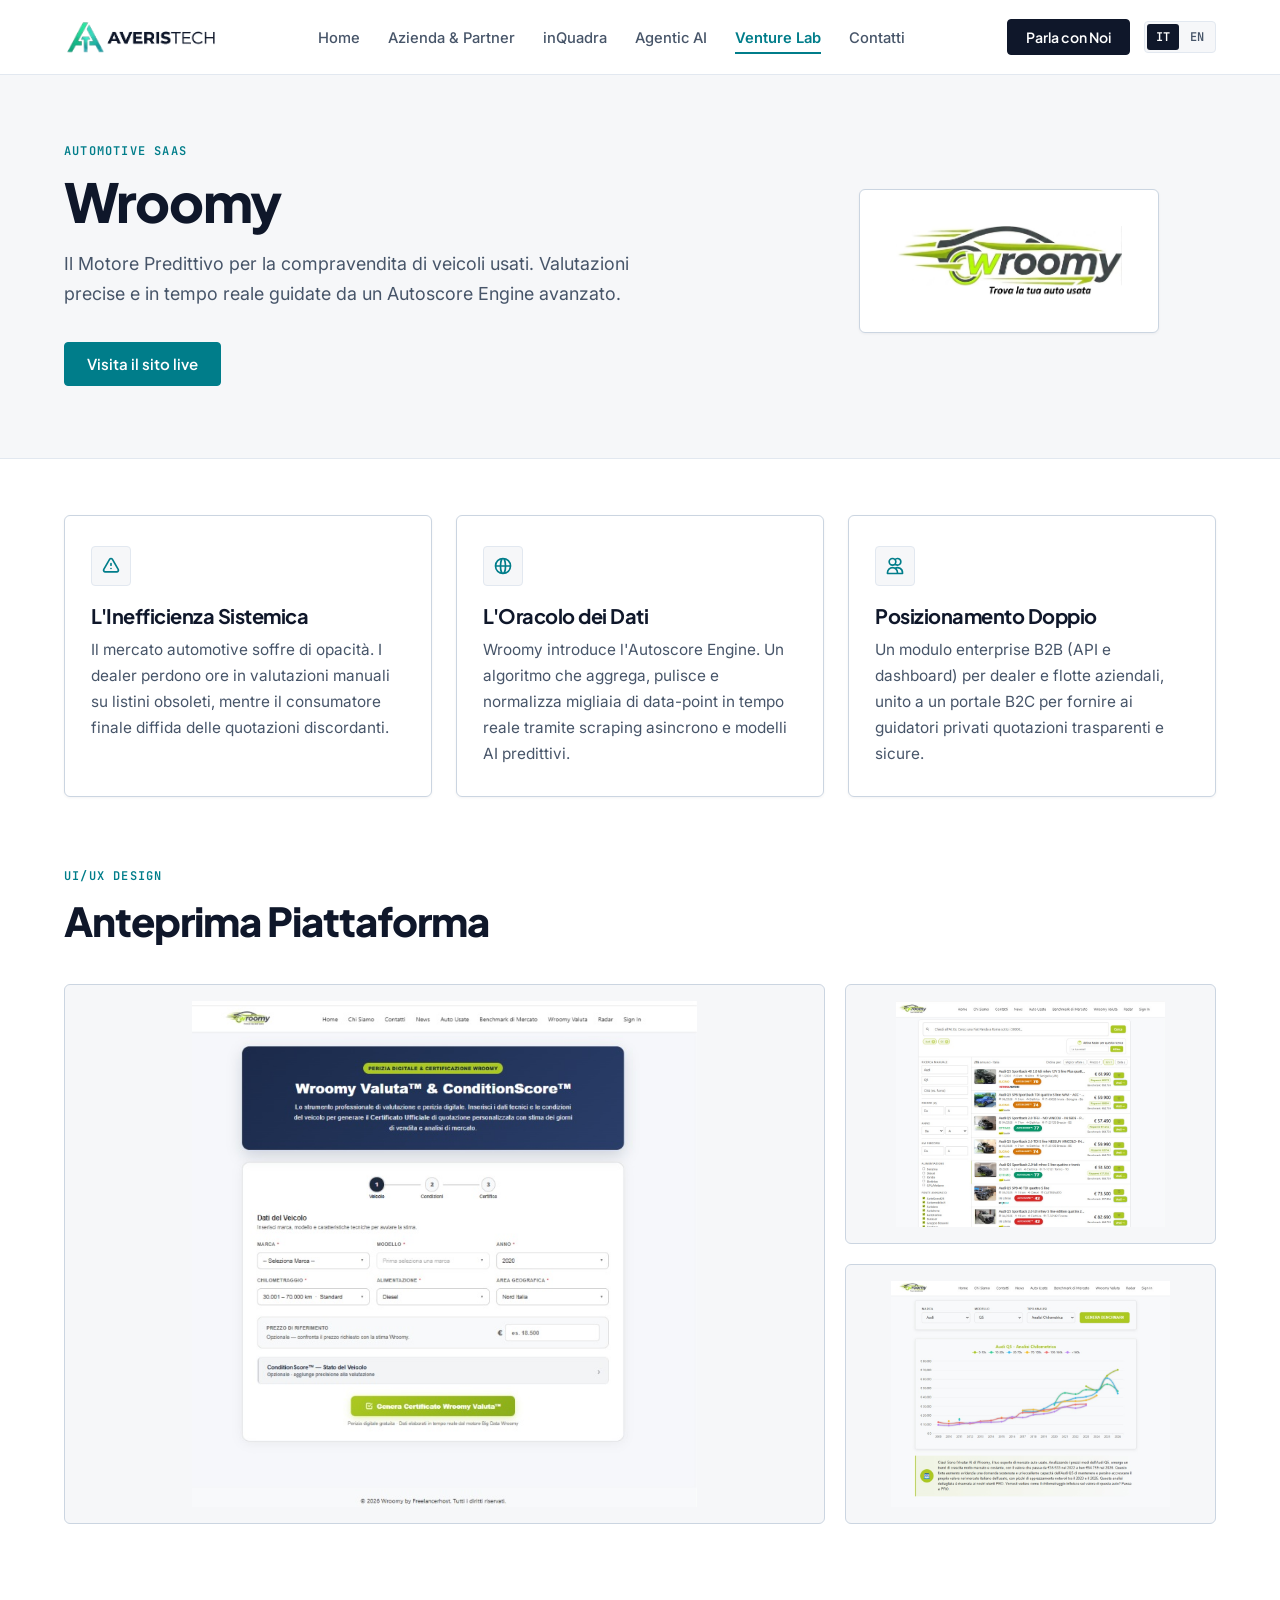
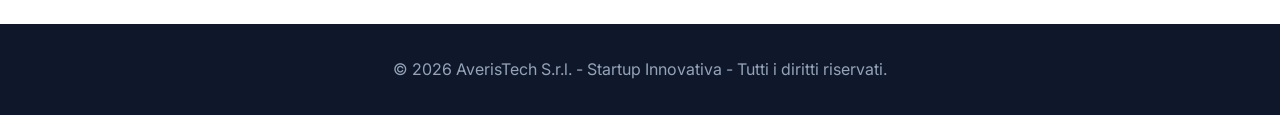
<file: wroomy.html>
<!DOCTYPE html>
<html lang="it">

<head>
    <meta charset="UTF-8" />
    <meta name="viewport" content="width=device-width, initial-scale=1.0" />
    <title>Wroomy - AverisTech</title>
    <meta name="description" content="Dettagli e architettura del progetto Wroomy." />
    <meta name="robots" content="index, follow" />
    <link rel="canonical" href="https://averistech.it/wroomy.html" />
    <meta property="og:url" content="https://averistech.it/wroomy.html" />
    <link rel="icon" type="image/png" href="media/logo-icon-transparent.png" />
    <link rel="stylesheet" href="css/style.css" />
    <style>
        .project-detail-hero {
            padding: 8rem 0 4rem;
            text-align: center;
        }

        .project-content {
            max-width: 800px;
            margin: 0 auto 4rem;
        }

        .arch-box {
            background: var(--surface-light);
            padding: 2rem;
            border-radius: 1rem;
            margin-top: 2rem;
            border: 1px solid var(--border-color);
        }

        .arch-title {
            color: var(--accent-cyan);
            margin-bottom: 1rem;
        }
    </style>
</head>

<body>
    <!-- HEADER & NAVBAR (B2B Enterprise IA) -->
    <header class="navbar" id="navbar">
        <div class="container nav-container">
            <a href="index.html" class="logo-link" id="nav-logo-link" aria-label="AverisTech Home">
                <img src="media/logo-navbar-transparent.png" alt="AverisTech Logo" class="logo-img" id="navbar-logo" />
            </a>

            <nav aria-label="Menu Principale">
                <ul class="nav-links" id="nav-links">
                    <li><a href="index.html#hero" class="nav-link" id="link-home" data-i18n="nav-home">Home</a></li>
                    <li><a href="index.html#credibility" class="nav-link" id="link-company" data-i18n="nav-company">Azienda &amp; Partner</a></li>
                    <li><a href="inquadra.html" class="nav-link" id="link-inquadra" data-i18n="nav-inquadra">inQuadra</a></li>
                    <li><a href="index.html#agentic-ai" class="nav-link" id="link-agentic" data-i18n="nav-agentic">Agentic AI</a></li>
                    <li><a href="venture-lab.html" class="nav-link active" id="link-venture" data-i18n="nav-venture">Venture Lab</a></li>
                    <li><a href="index.html#contact" class="nav-link" id="link-contact" data-i18n="nav-contact">Contatti</a></li>
                </ul>
            </nav>

            <div style="display: flex; align-items: center; gap: 14px;">
                <!-- Primary Navbar CTA -->
                <a href="index.html#contact" class="btn btn-primary nav-cta-btn" id="nav-cta-demo"
                    data-i18n="nav-cta-demo">
                    Parla con Noi
                </a>

                <!-- Language Switcher (IT / EN) -->
                <div class="lang-toggle" id="lang-switcher" role="group"
                    aria-label="Selettore Lingua / Language Switcher">
                    <button type="button" class="lang-btn active" id="btn-lang-it" aria-label="Italiano">IT</button>
                    <button type="button" class="lang-btn" id="btn-lang-en" aria-label="English">EN</button>
                </div>

                <!-- Mobile Navigation Hamburger Button -->
                <button type="button" class="nav-toggle-btn" id="nav-toggle" aria-label="Apri Menu Navigazione"
                    aria-expanded="false" aria-controls="nav-links">
                    ☰
                </button>
            </div>
        </div>
    </header>

    <main>
        <section class="project-hero">
            <div class="ambient-glow"></div>
            <div class="container project-hero-grid">
                <div class="project-hero-content">
                    <span class="section-tag" data-i18n="wroomy-page-tag">Automotive SaaS</span>
                    <h1><span class="text-gradient">Wroomy</span></h1>
                    <p data-i18n="wroomy-hero-desc">Il Motore Predittivo per la compravendita di veicoli usati.
                        Valutazioni precise e in tempo reale guidate da un Autoscore Engine avanzato.</p>
                    <div style="margin-top: 32px;">
                        <a href="https://wroomy.it" target="_blank" class="btn btn-primary"
                            data-i18n="project-btn-visit">Visita il sito live</a>
                    </div>
                </div>
                <div class="project-hero-visual">
                    <div class="hero-logo-card">
                        <img src="media/wroomy-logo.png" alt="Wroomy Logo">
                    </div>
                </div>
            </div>
        </section>

        <section class="container" style="padding-bottom: 100px;">
            <div class="project-cards-grid">
                <!-- Problema -->
                <div class="glass-card">
                    <div class="glass-card-icon">
                        <svg xmlns="http://www.w3.org/2000/svg" fill="none" viewBox="0 0 24 24" stroke="currentColor">
                            <path stroke-linecap="round" stroke-linejoin="round" stroke-width="2"
                                d="M12 9v2m0 4h.01m-6.938 4h13.856c1.54 0 2.502-1.667 1.732-3L13.732 4c-.77-1.333-2.694-1.333-3.464 0L3.34 16c-.77 1.333.192 3 1.732 3z" />
                        </svg>
                    </div>
                    <h3 data-i18n="wroomy-c1-title">L'Inefficienza Sistemica</h3>
                    <p data-i18n="wroomy-c1-desc">Il mercato automotive soffre di opacità. I dealer perdono ore in
                        valutazioni manuali su listini obsoleti, mentre il consumatore finale diffida delle quotazioni
                        discordanti.</p>
                </div>
                <!-- Soluzione -->
                <div class="glass-card">
                    <div class="glass-card-icon">
                        <svg xmlns="http://www.w3.org/2000/svg" fill="none" viewBox="0 0 24 24" stroke="currentColor">
                            <path stroke-linecap="round" stroke-linejoin="round" stroke-width="2"
                                d="M21 12a9 9 0 01-9 9m9-9a9 9 0 00-9-9m9 9H3m9 9a9 9 0 01-9-9m9 9c1.657 0 3-4.03 3-9s-1.343-9-3-9m0 18c-1.657 0-3-4.03-3-9s1.343-9 3-9m-9 9a9 9 0 019-9" />
                        </svg>
                    </div>
                    <h3 data-i18n="wroomy-c2-title">L'Oracolo dei Dati</h3>
                    <p data-i18n="wroomy-c2-desc">Wroomy introduce l'Autoscore Engine. Un algoritmo che aggrega, pulisce
                        e normalizza migliaia di data-point in tempo reale tramite scraping asincrono e modelli AI
                        predittivi.</p>
                </div>
                <!-- Target -->
                <div class="glass-card">
                    <div class="glass-card-icon">
                        <svg xmlns="http://www.w3.org/2000/svg" fill="none" viewBox="0 0 24 24" stroke="currentColor">
                            <path stroke-linecap="round" stroke-linejoin="round" stroke-width="2"
                                d="M12 4.354a4 4 0 110 5.292M15 21H3v-1a6 6 0 0112 0v1zm0 0h6v-1a6 6 0 00-9-5.197M13 7a4 4 0 11-8 0 4 4 0 018 0z" />
                        </svg>
                    </div>
                    <h3 data-i18n="wroomy-c3-title">Posizionamento Doppio</h3>
                    <p data-i18n="wroomy-c3-desc">Un modulo enterprise B2B (API e dashboard) per dealer e flotte
                        aziendali, unito a un portale B2C per fornire ai guidatori privati quotazioni trasparenti e
                        sicure.</p>
                </div>
            </div>

            <div class="section-header" style="margin-bottom: 40px;">
                <span class="section-tag" data-i18n="project-preview-tag">UI/UX Design</span>
                <h2 class="section-title" data-i18n="project-preview-title">Anteprima Piattaforma</h2>
            </div>

            <div class="bento-gallery">
                <div class="bento-item large">
                    <img src="media/wroomy-valuta.jpg" alt="Valutazione Utente"
                        style="width: 100%; height: 100%; object-fit: contain; padding: 1rem;">
                </div>
                <div class="bento-item">
                    <img src="media/wroomy-Ricerca.jpg" alt="Dashboard Dealer B2B"
                        style="width: 100%; height: 100%; object-fit: contain; padding: 1rem;">
                </div>
                <div class="bento-item">
                    <img src="media/wroomy-benchemark.jpg" alt="Reportistica Dettagliata"
                        style="width: 100%; height: 100%; object-fit: contain; padding: 1rem;">
                </div>
            </div>
        </section>
    </main>

    <footer class="footer" style="padding: 2rem 0; text-align: center; border-top: 1px solid var(--border-color);">
        <p style="color: var(--text-muted);" data-i18n="footer-copy">© 2026 AverisTech S.r.l. - Startup Innovativa -
            Tutti i diritti riservati.</p>
    </footer>

    <!-- Scripts -->
    <script src="js/i18n.js"></script>
    <script src="js/main.js"></script>
</body>

</html>
</file>
<file: css/style.css>
@import url('https://fonts.googleapis.com/css2?family=Inter:wght@400;500;600;700&family=JetBrains+Mono:wght@500;600&family=Plus+Jakarta+Sans:wght@600;700;800&display=swap');

:root {
  /* WordPress Neve FSE Light Canvas + AverisTech Brand Palette */
  --bg-main: #ffffff;
  --bg-surface: #f6f7f9;
  --bg-card: #ffffff;
  --bg-card-hover: #fafbfd;
  --bg-glass: rgba(255, 255, 255, 0.98);
  --border-glass: #e2e8f0;
  --border-subtle: #cbd5e1;
  --border-glow: #007d8a;

  /* Brand Accents Preserved (WCAG AA+ Contrast on White Canvas) */
  --accent-cyan: #007d8a;
  --accent-cyan-bright: #00f2fe;
  --accent-teal: #0f766e;
  --accent-teal-bright: #18cdca;
  --accent-blue: #2563eb;
  --accent-violet: #6d28d9;
  --accent-indigo: #4f46e5;
  --gradient-brand: linear-gradient(135deg, #007d8a 0%, #0d9488 55%, #4f46e5 100%);
  --gradient-brand-bright: linear-gradient(90deg, #00f2fe 0%, #18cdca 50%, #6366f1 100%);

  /* High-Contrast Editorial Typography (Neve FSE) */
  --text-main: #0f172a;
  --text-muted: #475569;
  --text-dim: #64748b;

  /* Crisp Neve FSE Geometry (Architectural, Not Bubbly) */
  --radius-btn: 4px;
  --radius-sm: 4px;
  --radius-md: 6px;
  --radius-lg: 6px;
  --radius-full: 4px;
  --shadow-glow: 0 10px 24px -10px rgba(15, 23, 42, 0.12);
  --shadow-card: 0 1px 3px rgba(15, 23, 42, 0.05);
  --shadow-nav: 0 1px 12px rgba(15, 23, 42, 0.06);

  /* Transitions */
  --transition-fast: 0.18s ease;
  --transition-smooth: 0.25s ease;
}

/* RESET & BASE */
*, *::before, *::after {
  box-sizing: border-box;
  margin: 0;
  padding: 0;
}

html {
  scroll-behavior: smooth;
  font-size: 16px;
}

body {
  font-family: 'Inter', -apple-system, BlinkMacSystemFont, "Segoe UI", Roboto, sans-serif;
  background-color: var(--bg-main);
  color: var(--text-main);
  line-height: 1.65;
  overflow-x: hidden;
  position: relative;
  min-height: 100vh;
  -webkit-font-smoothing: antialiased;
}

/* TYPOGRAPHY (Editorial Neve FSE Hierarchy) */
h1, h2, h3, h4, h5, h6 {
  font-family: 'Plus Jakarta Sans', -apple-system, BlinkMacSystemFont, sans-serif;
  font-weight: 700;
  line-height: 1.18;
  color: var(--text-main);
  letter-spacing: -0.025em;
}

a {
  color: inherit;
  text-decoration: none;
  transition: color var(--transition-fast);
}

ul {
  list-style: none;
}

img {
  max-width: 100%;
  height: auto;
  display: block;
}

.container {
  width: 100%;
  max-width: 1200px;
  margin: 0 auto;
  padding: 0 24px;
}

/* Disable floating AI blur blobs across the theme */
.ambient-glow {
  display: none !important;
}

/* =========================================
   HEADER & NAVBAR (Neve FSE Clean Sticky Bar)
   ========================================= */
.navbar {
  position: fixed;
  top: 0;
  left: 0;
  width: 100%;
  z-index: 1000;
  background: var(--bg-glass);
  border-bottom: 1px solid var(--border-glass);
  transition: box-shadow var(--transition-smooth);
}

.navbar.scrolled {
  box-shadow: var(--shadow-nav);
}

.nav-container {
  display: flex;
  align-items: center;
  justify-content: space-between;
  height: 74px;
}

.logo-link {
  display: flex;
  align-items: center;
  gap: 12px;
}

.logo-img {
  height: 36px;
  width: auto;
  object-fit: contain;
  transition: opacity var(--transition-fast);
}

.logo-link:hover .logo-img {
  opacity: 0.85;
}

.nav-links {
  display: flex;
  align-items: center;
  gap: 28px;
}

.nav-link {
  font-size: 0.92rem;
  font-weight: 500;
  color: var(--text-muted);
  position: relative;
  padding: 6px 0;
  transition: color var(--transition-fast);
}

.nav-link:hover,
.nav-link.active {
  color: var(--accent-cyan);
  font-weight: 600;
}

.nav-link::after {
  content: '';
  position: absolute;
  bottom: -1px;
  left: 0;
  width: 0%;
  height: 2px;
  background: var(--accent-cyan);
  transition: width var(--transition-smooth);
}

.nav-link:hover::after,
.nav-link.active::after {
  width: 100%;
}

/* LANGUAGE SWITCHER */
.lang-toggle {
  display: flex;
  align-items: center;
  background: var(--bg-surface);
  border: 1px solid var(--border-glass);
  border-radius: 4px;
  padding: 2px;
  gap: 2px;
}

.lang-btn {
  background: transparent;
  border: none;
  color: var(--text-muted);
  font-family: 'JetBrains Mono', monospace;
  font-size: 0.75rem;
  font-weight: 600;
  padding: 5px 9px;
  border-radius: 3px;
  cursor: pointer;
  transition: all var(--transition-fast);
}

.lang-btn:hover {
  color: var(--text-main);
}

.lang-btn.active {
  background: var(--text-main);
  color: #ffffff;
}

/* MOBILE NAV TOGGLE */
.nav-toggle-btn {
  display: none;
  background: #ffffff;
  border: 1px solid var(--border-subtle);
  color: var(--text-main);
  font-size: 1.3rem;
  padding: 5px 10px;
  border-radius: 4px;
  cursor: pointer;
}

/* =========================================
   BUTTONS (Neve FSE Crisp Rectangular)
   ========================================= */
.btn {
  display: inline-flex;
  align-items: center;
  justify-content: center;
  gap: 8px;
  font-family: 'Plus Jakarta Sans', sans-serif;
  font-weight: 600;
  font-size: 0.94rem;
  padding: 12px 22px;
  border-radius: var(--radius-btn);
  cursor: pointer;
  border: 1px solid transparent;
  transition: all var(--transition-fast);
  text-align: center;
  line-height: 1.2;
}

.btn-primary {
  background-color: var(--accent-cyan);
  color: #ffffff;
  border-color: var(--accent-cyan);
}

.btn-primary:hover {
  background-color: var(--accent-teal);
  border-color: var(--accent-teal);
  color: #ffffff;
}

.btn-secondary {
  background: #ffffff;
  color: var(--text-main);
  border: 1px solid var(--border-subtle);
}

.btn-secondary:hover {
  background: var(--bg-surface);
  border-color: var(--text-main);
  color: var(--text-main);
}

.nav-cta-btn {
  padding: 9px 18px;
  font-size: 0.88rem;
  background-color: var(--text-main);
  border-color: var(--text-main);
  white-space: nowrap;
}

.nav-cta-btn:hover {
  background-color: var(--accent-cyan);
  border-color: var(--accent-cyan);
}

.app-store-badge-link {
  display: inline-flex;
  align-items: center;
  text-decoration: none;
  line-height: 0;
  border-radius: 6px;
  transition: transform var(--transition-fast), opacity var(--transition-fast);
}

.app-store-badge-link:hover {
  transform: translateY(-1px);
  opacity: 0.92;
}

.app-store-badge-img,
.google-play-badge-img {
  display: block;
  height: auto;
  border-radius: 6px;
}

/* =========================================
   HERO SECTION (Asymmetric Neve FSE Editorial Split Cover)
   ========================================= */
.hero {
  padding: 136px 0 88px;
  position: relative;
  background-color: var(--bg-main);
  border-bottom: 1px solid var(--border-glass);
}

.hero-split-grid {
  display: grid;
  grid-template-columns: 1.25fr 0.75fr;
  gap: 56px;
  align-items: center;
}

.hero-content {
  text-align: left;
  margin: 0;
  max-width: 100%;
}

.hero-kicker {
  display: inline-block;
  font-family: 'JetBrains Mono', monospace;
  font-size: 0.76rem;
  font-weight: 600;
  text-transform: uppercase;
  letter-spacing: 0.08em;
  color: var(--accent-cyan);
  border-left: 3px solid var(--accent-cyan);
  padding-left: 10px;
  margin-bottom: 20px;
}

.hero-badge {
  display: inline-block;
  font-family: 'JetBrains Mono', monospace;
  font-size: 0.76rem;
  font-weight: 600;
  text-transform: uppercase;
  letter-spacing: 0.08em;
  color: var(--accent-cyan);
  border-left: 3px solid var(--accent-cyan);
  padding-left: 10px;
  margin-bottom: 18px;
  background: transparent;
  border-top: none;
  border-right: none;
  border-bottom: none;
  border-radius: 0;
}

.badge-dot {
  display: none;
}

.hero-badge-text {
  font-size: 0.76rem;
  font-weight: 600;
  color: var(--accent-cyan);
  letter-spacing: 0.08em;
  text-transform: uppercase;
}

.hero-title {
  font-size: clamp(2.3rem, 4.4vw, 3.55rem);
  font-weight: 800;
  letter-spacing: -0.03em;
  line-height: 1.1;
  color: var(--text-main);
  margin-bottom: 22px;
}

.hero-subtitle {
  font-size: 1.12rem;
  color: var(--text-muted);
  max-width: 620px;
  margin: 0 0 32px;
  font-weight: 400;
  line-height: 1.7;
}

.hero-actions {
  display: flex;
  align-items: center;
  justify-content: flex-start;
  gap: 14px;
  flex-wrap: wrap;
}

/* 2x2 Architectural KPI Matrix (Right Side of Hero) */
.exec-kpi-strip {
  display: grid;
  grid-template-columns: repeat(2, 1fr);
  background: var(--border-glass);
  gap: 1px;
  border: 1px solid var(--border-subtle);
  border-radius: var(--radius-md);
  overflow: hidden;
  box-shadow: var(--shadow-card);
  margin-top: 0;
  padding: 0;
}

.exec-kpi-item {
  background: var(--bg-surface);
  padding: 28px 22px;
  text-align: left;
  border: none;
  position: relative;
}

.exec-kpi-item::before {
  content: '';
  position: absolute;
  top: 0;
  left: 22px;
  width: 24px;
  height: 3px;
  background: var(--accent-cyan);
}

.exec-kpi-item:nth-child(2n)::before {
  background: var(--accent-indigo);
}

.exec-kpi-val {
  display: block;
  font-family: 'Plus Jakarta Sans', sans-serif;
  font-size: 1.55rem;
  font-weight: 800;
  color: var(--text-main);
  line-height: 1.2;
  margin-bottom: 6px;
}

.exec-kpi-label {
  display: block;
  font-size: 0.8rem;
  font-weight: 500;
  color: var(--text-muted);
  line-height: 1.4;
}

/* =========================================
   SECTION HEADERS (Editorial Split & Left-Aligned)
   ========================================= */
.section-header {
  text-align: left;
  max-width: 780px;
  margin: 0 0 48px;
}

.fse-split-header {
  display: grid;
  grid-template-columns: 0.9fr 1.1fr;
  gap: 48px;
  align-items: end;
  margin-bottom: 48px;
  padding-bottom: 28px;
  border-bottom: 1px solid var(--border-glass);
}

.section-tag {
  display: inline-block;
  font-family: 'JetBrains Mono', monospace;
  font-size: 0.75rem;
  font-weight: 600;
  text-transform: uppercase;
  letter-spacing: 0.1em;
  color: var(--accent-cyan);
  margin-bottom: 10px;
}

.section-title {
  font-size: clamp(1.85rem, 3.2vw, 2.5rem);
  font-weight: 800;
  letter-spacing: -0.025em;
  margin-bottom: 0;
  color: var(--text-main);
}

.section-desc {
  font-size: 1.04rem;
  color: var(--text-muted);
  line-height: 1.7;
}

/* =========================================
   CREDIBILITY & CORE AREAS (Neve FSE Alternating Tint Band)
   ========================================= */
.credibility-section {
  padding: 88px 0;
  position: relative;
  background-color: var(--bg-surface);
  border-bottom: 1px solid var(--border-glass);
}

/* Connected 4-Column Architectural Rule Table (No Floating Bento Cards) */
.innovation-grid {
  display: grid;
  grid-template-columns: repeat(4, 1fr);
  background: var(--border-glass);
  gap: 1px;
  border: 1px solid var(--border-subtle);
  border-radius: var(--radius-md);
  overflow: hidden;
  box-shadow: var(--shadow-card);
}

.tech-item {
  background: #ffffff;
  padding: 30px 24px;
  text-align: left;
  transition: background-color var(--transition-fast);
  position: relative;
}

.tech-item:hover {
  background: #fafcff;
}

.tech-step-num {
  display: inline-block;
  font-family: 'JetBrains Mono', monospace;
  font-size: 0.75rem;
  font-weight: 600;
  color: var(--accent-cyan);
  margin-bottom: 14px;
}

.tech-icon {
  width: 24px;
  height: 24px;
  margin: 0 0 14px;
  display: inline-flex;
  align-items: center;
  justify-content: flex-start;
  color: var(--accent-cyan);
}

.tech-icon svg {
  width: 22px;
  height: 22px;
  stroke-width: 1.9;
}

.tech-item-header {
  display: flex;
  align-items: center;
  justify-content: space-between;
  margin-bottom: 16px;
}

.tech-item-header .tech-icon,
.tech-item-header .tech-step-num {
  margin-bottom: 0;
}

.tech-item h3 {
  font-size: 1.08rem;
  font-weight: 700;
  margin-bottom: 10px;
  color: var(--text-main);
}

.tech-item p {
  font-size: 0.9rem;
  color: var(--text-muted);
  line-height: 1.6;
}

/* 2-Column Editorial Credibility Cards */
.credibility-grid {
  display: grid;
  grid-template-columns: repeat(2, 1fr);
  gap: 24px;
  margin-bottom: 48px;
}

.credibility-card {
  background: #ffffff;
  border: 1px solid var(--border-subtle);
  border-top: 3px solid var(--accent-cyan);
  border-radius: var(--radius-md);
  padding: 34px 30px;
  box-shadow: var(--shadow-card);
  transition: border-color var(--transition-fast);
}

.credibility-card:nth-child(2) {
  border-top-color: var(--accent-indigo);
}

.credibility-card:hover {
  border-color: var(--accent-cyan);
}

.credibility-eyebrow {
  display: inline-block;
  font-family: 'JetBrains Mono', monospace;
  font-size: 0.74rem;
  font-weight: 600;
  text-transform: uppercase;
  letter-spacing: 0.08em;
  color: var(--accent-cyan);
  margin-bottom: 12px;
}

.credibility-card h3 {
  font-size: 1.4rem;
  margin-bottom: 14px;
  color: var(--text-main);
}

.credibility-card p {
  color: var(--text-muted);
  font-size: 0.97rem;
  line-height: 1.7;
  margin-bottom: 20px;
}

.partner-badges-row {
  display: flex;
  flex-wrap: wrap;
  gap: 8px;
  margin-top: 20px;
  padding-top: 18px;
  border-top: 1px solid var(--border-glass);
}

.partner-institution-pill {
  display: inline-flex;
  align-items: center;
  gap: 6px;
  padding: 5px 10px;
  background: var(--bg-surface);
  border: 1px solid var(--border-glass);
  border-radius: 4px;
  font-family: 'Inter', sans-serif;
  font-weight: 600;
  font-size: 0.8rem;
  color: var(--text-main);
}

.partner-institution-pill span {
  color: var(--accent-cyan);
}

/* 3-Column Vision / Mission / Emblem Editorial Strip */
.fse-vision-row {
  display: grid;
  grid-template-columns: 1fr 1fr 0.72fr;
  gap: 24px;
  align-items: stretch;
}

.fse-vision-card {
  background: #ffffff;
  border: 1px solid var(--border-glass);
  border-radius: var(--radius-md);
  padding: 30px 28px;
}

.fse-vision-card h3 {
  font-size: 1.2rem;
  margin-bottom: 12px;
  color: var(--text-main);
  padding-bottom: 10px;
  border-bottom: 2px solid var(--accent-cyan);
  display: inline-block;
}

.fse-vision-card p {
  color: var(--text-muted);
  font-size: 0.96rem;
  line-height: 1.7;
}

.about-visual {
  display: flex;
  justify-content: center;
  align-items: stretch;
}

.about-card-glow {
  background: #ffffff;
  border: 1px solid var(--border-glass);
  border-radius: var(--radius-md);
  padding: 36px 28px;
  width: 100%;
  overflow: hidden;
  display: flex;
  align-items: center;
  justify-content: center;
}

.logo-stacked-img {
  width: 100%;
  max-width: 280px;
  height: auto;
  object-fit: contain;
  display: block;
}

/* =========================================
   CORE PRODUCT MONOLITH (inQuadra — Pure White Band)
   ========================================= */
.core-product-section {
  padding: 88px 0;
  position: relative;
  background: var(--bg-main);
  border-bottom: 1px solid var(--border-glass);
}

.core-product-monolith {
  background: #ffffff;
  border: 1px solid var(--border-subtle);
  border-radius: var(--radius-md);
  padding: 40px;
  box-shadow: var(--shadow-card);
  display: grid;
  grid-template-columns: 1.15fr 0.85fr;
  gap: 44px;
  align-items: start;
  position: relative;
}

.core-product-badge-row {
  display: flex;
  align-items: center;
  gap: 10px;
  margin-bottom: 18px;
  flex-wrap: wrap;
}

.core-product-pill {
  font-family: 'JetBrains Mono', monospace;
  font-size: 0.72rem;
  font-weight: 600;
  text-transform: uppercase;
  letter-spacing: 0.08em;
  color: #ffffff;
  background: var(--accent-cyan);
  padding: 5px 10px;
  border-radius: 3px;
}

.core-product-sector-tag {
  font-size: 0.8rem;
  font-weight: 600;
  color: var(--text-muted);
  background: var(--bg-surface);
  border: 1px solid var(--border-glass);
  padding: 4px 10px;
  border-radius: 3px;
}

.core-product-heading {
  display: flex;
  align-items: center;
  gap: 14px;
  font-size: clamp(1.7rem, 2.8vw, 2.25rem);
  margin-bottom: 16px;
  color: var(--text-main);
}

.core-product-lead {
  font-size: 1.03rem;
  color: var(--text-muted);
  line-height: 1.7;
  margin-bottom: 24px;
}

/* Ruled Editorial Feature List (Zero Box-In-Box Clutter) */
.core-pillars-list {
  display: flex;
  flex-direction: column;
  border-top: 1px solid var(--border-glass);
  margin-bottom: 28px;
}

.core-pillar-item {
  display: flex;
  align-items: flex-start;
  gap: 14px;
  padding: 16px 4px;
  border-bottom: 1px solid var(--border-glass);
  background: transparent;
}

.core-pillar-check {
  width: 22px;
  height: 22px;
  border-radius: 3px;
  background: rgba(0, 125, 138, 0.1);
  color: var(--accent-cyan);
  display: flex;
  align-items: center;
  justify-content: center;
  font-weight: 700;
  font-size: 0.8rem;
  flex-shrink: 0;
  margin-top: 3px;
}

.core-pillar-text strong {
  display: block;
  font-family: 'Plus Jakarta Sans', sans-serif;
  font-size: 0.98rem;
  color: var(--text-main);
  margin-bottom: 3px;
}

.core-pillar-text span {
  font-size: 0.91rem;
  color: var(--text-muted);
  line-height: 1.55;
}

/* High-Contrast Technical Engine Spec Sheet */
.core-arch-panel {
  --text-main: #f8fafc;
  --text-muted: #94a3b8;
  --text-dim: #94a3b8;
  --accent-cyan: #22d3ee;
  --accent-teal: #18cdca;
  --border-glass: rgba(255, 255, 255, 0.12);
  background: #0f172a;
  border: 1px solid #1e293b;
  border-radius: var(--radius-md);
  padding: 26px;
  color: #f8fafc;
}

.core-arch-header {
  display: flex;
  align-items: center;
  justify-content: space-between;
  padding-bottom: 14px;
  margin-bottom: 16px;
  border-bottom: 1px solid rgba(255, 255, 255, 0.12);
  gap: 8px;
}

.core-arch-title {
  font-family: 'JetBrains Mono', monospace;
  font-size: 0.74rem;
  font-weight: 600;
  letter-spacing: 0.06em;
  text-transform: uppercase;
  color: #22d3ee;
}

.core-arch-status {
  font-family: 'JetBrains Mono', monospace;
  font-size: 0.7rem;
  font-weight: 600;
  color: #34d399;
}

.core-arch-flow {
  display: flex;
  flex-direction: column;
  gap: 10px;
}

.core-arch-node {
  background: rgba(255, 255, 255, 0.04);
  border: 1px solid rgba(255, 255, 255, 0.08);
  border-radius: 4px;
  padding: 12px 14px;
  display: flex;
  align-items: center;
  justify-content: space-between;
  gap: 12px;
}

.core-arch-node-left {
  display: flex;
  align-items: center;
  gap: 12px;
}

.core-arch-node-icon {
  font-family: 'JetBrains Mono', monospace;
  width: 30px;
  height: 30px;
  border-radius: 4px;
  background: rgba(34, 211, 238, 0.14);
  color: #22d3ee;
  display: flex;
  align-items: center;
  justify-content: center;
  font-weight: 700;
  font-size: 0.78rem;
  flex-shrink: 0;
}

.core-arch-node-info h4 {
  font-size: 0.9rem;
  margin-bottom: 2px;
  color: #f8fafc;
}

.core-arch-node-info p {
  font-size: 0.77rem;
  color: #94a3b8;
}

.core-arch-node-badge {
  font-family: 'JetBrains Mono', monospace;
  font-size: 0.7rem;
  font-weight: 600;
  color: #5eead4;
  white-space: nowrap;
}

.core-arch-erp-box {
  margin-top: 16px;
  padding-top: 14px;
  border-top: 1px dashed rgba(255, 255, 255, 0.16);
  text-align: center;
}

.core-arch-erp-label {
  display: block;
  font-family: 'JetBrains Mono', monospace;
  font-size: 0.7rem;
  font-weight: 600;
  text-transform: uppercase;
  letter-spacing: 0.06em;
  color: #94a3b8;
  margin-bottom: 10px;
}

.core-arch-erp-tags {
  display: flex;
  flex-wrap: wrap;
  justify-content: center;
  gap: 6px;
}

.core-arch-erp-tags .tag {
  background: rgba(255, 255, 255, 0.07);
  border-color: rgba(255, 255, 255, 0.14);
  color: #e2e8f0;
  font-size: 0.72rem;
}

/* =========================================
   VENTURE LAB PORTFOLIO CARDS (Clean Editorial Grid)
   ========================================= */
.venture-grid-3 {
  display: grid;
  grid-template-columns: repeat(3, 1fr);
  gap: 24px;
}

.portfolio-grid {
  display: grid;
  grid-template-columns: repeat(2, 1fr);
  gap: 24px;
}

.project-card {
  background: #ffffff;
  border: 1px solid var(--border-subtle);
  border-radius: var(--radius-md);
  padding: 28px 26px;
  display: flex;
  flex-direction: column;
  justify-content: space-between;
  transition: border-color var(--transition-fast), box-shadow var(--transition-fast);
  box-shadow: var(--shadow-card);
}

.project-card:hover {
  border-color: var(--accent-cyan);
  box-shadow: var(--shadow-glow);
}

.project-header {
  display: flex;
  align-items: center;
  justify-content: space-between;
  padding-bottom: 16px;
  margin-bottom: 18px;
  border-bottom: 1px solid var(--border-glass);
  gap: 10px;
}

.project-domain {
  font-family: 'JetBrains Mono', monospace;
  font-weight: 600;
  font-size: 0.8rem;
  color: var(--accent-cyan);
}

.project-domain:hover {
  text-decoration: underline;
}

.project-status {
  display: inline-flex;
  align-items: center;
  gap: 6px;
  font-family: 'JetBrains Mono', monospace;
  font-size: 0.72rem;
  color: #047857;
  background: #ecfdf5;
  border: 1px solid #a7f3d0;
  padding: 3px 8px;
  border-radius: 3px;
  font-weight: 600;
}

.status-dot {
  width: 6px;
  height: 6px;
  background-color: #10b981;
  border-radius: 50%;
}

.project-status.status-standby {
  color: #92400e;
  background: #fffbeb;
  border-color: #fde68a;
}

.project-status.status-standby .status-dot {
  background-color: #f59e0b;
}

.project-title {
  font-size: 1.45rem;
  margin-bottom: 12px;
  display: flex;
  align-items: center;
  gap: 12px;
  color: var(--text-main);
}

.project-logo-badge {
  width: 44px;
  height: 44px;
  border-radius: 4px;
  background: #ffffff;
  display: flex;
  align-items: center;
  justify-content: center;
  padding: 5px;
  border: 1px solid var(--border-glass);
  flex-shrink: 0;
}

.project-badge-img {
  max-height: 100%;
  max-width: 100%;
  width: auto;
  height: auto;
  object-fit: contain;
}

.project-desc {
  color: var(--text-muted);
  font-size: 0.94rem;
  line-height: 1.65;
  margin-bottom: 20px;
}

.project-tags {
  display: flex;
  flex-wrap: wrap;
  gap: 6px;
  margin-bottom: 22px;
}

.tag {
  font-size: 0.74rem;
  font-weight: 600;
  color: var(--text-muted);
  background: var(--bg-surface);
  padding: 3px 9px;
  border-radius: 3px;
  border: 1px solid var(--border-glass);
}

.project-footer {
  padding-top: 16px;
  border-top: 1px solid var(--border-glass);
}

.project-link-btn {
  display: inline-flex;
  align-items: center;
  gap: 6px;
  font-family: 'Plus Jakarta Sans', sans-serif;
  font-weight: 700;
  font-size: 0.9rem;
  color: var(--accent-cyan);
  transition: color var(--transition-fast);
}

.project-link-btn:hover {
  color: var(--text-main);
}

/* =========================================
   INNOVATION & TECH SECTION (Alternating Band)
   ========================================= */
.innovation {
  padding: 88px 0;
  position: relative;
  background-color: var(--bg-surface);
  border-bottom: 1px solid var(--border-glass);
}

/* =========================================
   CONTACT SECTION (Asymmetric 2-Col Editorial Directory)
   ========================================= */
.contact {
  padding: 88px 0;
  position: relative;
  background-color: var(--bg-main);
}

.fse-contact-split {
  display: grid;
  grid-template-columns: 0.9fr 1.1fr;
  gap: 56px;
  align-items: start;
}

.contact-references-grid {
  display: flex;
  flex-direction: column;
  background: #ffffff;
  border: 1px solid var(--border-subtle);
  border-radius: var(--radius-md);
  overflow: hidden;
  box-shadow: var(--shadow-card);
}

.contact-item {
  display: flex;
  flex-direction: row;
  align-items: center;
  gap: 20px;
  background: #ffffff;
  border-bottom: 1px solid var(--border-glass);
  padding: 24px 28px;
  transition: background-color var(--transition-fast);
}

.contact-item:last-child {
  border-bottom: none;
}

.contact-item:hover {
  background: var(--bg-surface);
}

.contact-icon {
  width: 44px;
  height: 44px;
  display: flex;
  align-items: center;
  justify-content: center;
  background: var(--bg-surface);
  border: 1px solid var(--border-glass);
  border-radius: 4px;
  color: var(--accent-cyan);
  flex-shrink: 0;
}

.contact-icon svg {
  width: 22px;
  height: 22px;
  stroke-width: 1.9;
}

.contact-item-text h3 {
  font-family: 'JetBrains Mono', monospace;
  font-size: 0.74rem;
  color: var(--text-dim);
  margin-bottom: 4px;
  text-transform: uppercase;
  letter-spacing: 0.08em;
  font-weight: 600;
}

.contact-item-text p,
.contact-item-text a {
  font-size: 1.05rem;
  font-weight: 700;
  color: var(--text-main);
  line-height: 1.4;
  word-break: break-word;
}

.contact-item-text a:hover {
  color: var(--accent-cyan);
  text-decoration: underline;
}

/* =========================================
   FOOTER (Neve FSE Authoritative Dark Contrast Anchor)
   ========================================= */
.footer {
  --text-main: #f8fafc;
  --text-muted: #94a3b8;
  --text-dim: #94a3b8;
  --accent-cyan: #22d3ee;
  --bg-card: rgba(255, 255, 255, 0.04);
  --bg-surface: rgba(255, 255, 255, 0.06);
  --border-glass: rgba(255, 255, 255, 0.12);
  background: #0f172a;
  color: #f8fafc;
  border-top: 1px solid #1e293b;
  padding: 72px 0 36px;
}

.footer-grid {
  display: grid;
  grid-template-columns: 1.3fr 0.8fr 1.3fr;
  gap: 48px;
  margin-bottom: 48px;
}

.footer-brand p {
  color: #94a3b8;
  font-size: 0.93rem;
  line-height: 1.7;
  margin-bottom: 18px;
}

.footer .tag {
  background: rgba(255, 255, 255, 0.06);
  border-color: rgba(255, 255, 255, 0.14);
  color: #cbd5e1;
}

.footer .tag:hover {
  border-color: #22d3ee;
  color: #ffffff;
}

.footer-heading {
  font-size: 1.05rem;
  margin-bottom: 18px;
  color: #ffffff;
}

.footer-links {
  display: flex;
  flex-direction: column;
  gap: 10px;
}

.footer-links a {
  color: #94a3b8;
  font-size: 0.92rem;
}

.footer-links a:hover {
  color: #22d3ee;
}

.legal-box {
  background: rgba(255, 255, 255, 0.03);
  border: 1px solid rgba(255, 255, 255, 0.12);
  border-radius: 4px;
  padding: 18px 22px;
  font-size: 0.86rem;
  color: #94a3b8;
  display: flex;
  flex-direction: column;
  gap: 8px;
}

.legal-highlight {
  color: #ffffff;
  font-weight: 600;
}

.footer-bottom {
  display: flex;
  align-items: center;
  justify-content: space-between;
  padding-top: 28px;
  border-top: 1px solid rgba(255, 255, 255, 0.1);
  color: #94a3b8;
  font-size: 0.84rem;
  flex-wrap: wrap;
  gap: 16px;
}

/* TOAST NOTIFICATION */
.toast-notification {
  position: fixed;
  bottom: 28px;
  right: 28px;
  background: #0f172a;
  border: 1px solid #22d3ee;
  color: #ffffff;
  padding: 14px 22px;
  border-radius: 4px;
  box-shadow: 0 12px 28px rgba(15, 23, 42, 0.25);
  display: flex;
  align-items: center;
  gap: 12px;
  z-index: 9999;
  transform: translateY(100px);
  opacity: 0;
  transition: all 0.3s ease;
  pointer-events: none;
}

.toast-notification.show {
  transform: translateY(0);
  opacity: 1;
}

.toast-icon {
  width: 22px;
  height: 22px;
  background: #22d3ee;
  color: #0f172a;
  border-radius: 3px;
  display: flex;
  align-items: center;
  justify-content: center;
  font-weight: 800;
  font-size: 0.82rem;
}

/* =========================================
   SUBPAGES: POLICY & VENTURE DETAIL PAGES (Neve FSE Light Editorial)
   ========================================= */
.policy-page {
  padding: 136px 0 88px;
  min-height: 80vh;
  background-color: var(--bg-main);
}

.policy-header {
  margin-bottom: 40px;
  border-bottom: 1px solid var(--border-glass);
  padding-bottom: 24px;
}

.policy-back-link {
  display: inline-flex;
  align-items: center;
  gap: 8px;
  font-weight: 600;
  font-size: 0.92rem;
  color: var(--accent-cyan);
  margin-bottom: 16px;
}

.policy-back-link:hover {
  color: var(--text-main);
}

.policy-title {
  font-size: clamp(2rem, 3.6vw, 2.7rem);
  font-weight: 800;
  margin-bottom: 10px;
  color: var(--text-main);
}

.policy-subtitle {
  font-size: 1.08rem;
  color: var(--text-muted);
}

.policy-content {
  display: flex;
  flex-direction: column;
  gap: 20px;
  max-width: 860px;
}

.policy-card {
  background: var(--bg-surface);
  border: 1px solid var(--border-glass);
  border-radius: var(--radius-md);
  padding: 28px;
}

.policy-card h2 {
  font-size: 1.25rem;
  color: var(--text-main);
  margin-bottom: 10px;
}

.policy-card p {
  color: var(--text-muted);
  font-size: 0.98rem;
  line-height: 1.7;
}

/* Project Detail Subpages (PetsGo, Wroomy, FreelancerHost) */
.project-hero {
  padding: 136px 0 72px;
  position: relative;
  background-color: var(--bg-surface);
  border-bottom: 1px solid var(--border-glass);
}

.project-hero-grid {
  display: grid;
  grid-template-columns: 1.25fr 0.75fr;
  gap: 48px;
  align-items: center;
}

.project-hero-content h1 {
  font-size: clamp(2.4rem, 4.2vw, 3.6rem);
  font-weight: 800;
  margin-bottom: 18px;
  line-height: 1.1;
}

.project-hero-content p {
  font-size: 1.12rem;
  color: var(--text-muted);
  line-height: 1.7;
  max-width: 600px;
}

.project-hero-visual {
  display: flex;
  justify-content: center;
  align-items: center;
}

.hero-logo-card {
  background: #ffffff;
  border: 1px solid var(--border-subtle);
  border-radius: var(--radius-md);
  padding: 36px;
  box-shadow: var(--shadow-card);
  width: 100%;
  max-width: 300px;
  display: flex;
  justify-content: center;
  align-items: center;
}

.hero-logo-card img {
  width: 100%;
  height: auto;
}

.text-gradient {
  color: var(--text-main);
}

.project-cards-grid {
  display: grid;
  grid-template-columns: repeat(3, 1fr);
  gap: 24px;
  margin-top: 56px;
  margin-bottom: 64px;
}

.glass-card {
  background: #ffffff;
  border: 1px solid var(--border-subtle);
  border-radius: var(--radius-md);
  padding: 30px 26px;
  box-shadow: var(--shadow-card);
  display: flex;
  flex-direction: column;
}

.glass-card-icon {
  width: 40px;
  height: 40px;
  background: var(--bg-surface);
  border: 1px solid var(--border-glass);
  border-radius: 4px;
  display: flex;
  align-items: center;
  justify-content: center;
  color: var(--accent-cyan);
  margin-bottom: 18px;
}

.glass-card-icon svg {
  width: 20px;
  height: 20px;
}

.glass-card h3 {
  font-size: 1.25rem;
  margin-bottom: 10px;
  color: var(--text-main);
}

.glass-card p {
  color: var(--text-muted);
  line-height: 1.68;
  font-size: 0.96rem;
}

.bento-gallery {
  display: grid;
  grid-template-columns: repeat(3, 1fr);
  grid-template-rows: repeat(2, 260px);
  gap: 20px;
  margin-top: 32px;
}

.bento-item {
  background: var(--bg-surface);
  border: 1px solid var(--border-subtle);
  border-radius: var(--radius-md);
  overflow: hidden;
  display: flex;
  align-items: center;
  justify-content: center;
  position: relative;
}

.bento-item.large {
  grid-column: span 2;
  grid-row: span 2;
}

/* Values Grid (Venture Lab Method Pillars) */
.values-grid {
  display: grid;
  grid-template-columns: repeat(3, 1fr);
  background: var(--border-glass);
  gap: 1px;
  border: 1px solid var(--border-subtle);
  border-radius: var(--radius-md);
  overflow: hidden;
}

.value-card {
  background: #ffffff;
  padding: 32px 26px;
}

.value-icon {
  width: 36px;
  height: 36px;
  margin-bottom: 16px;
  display: flex;
  align-items: center;
  justify-content: center;
  color: var(--accent-cyan);
}

.value-icon svg {
  width: 24px;
  height: 24px;
  stroke-width: 1.9;
}

.value-card h3 {
  font-size: 1.18rem;
  margin-bottom: 10px;
  color: var(--text-main);
}

.value-card p {
  color: var(--text-muted);
  font-size: 0.93rem;
  line-height: 1.65;
}

.venture-teaser-banner {
  background: #ffffff;
  border: 1px solid var(--border-subtle);
  border-left: 4px solid var(--accent-cyan);
  border-radius: var(--radius-md);
  padding: 30px 34px;
  display: flex;
  align-items: center;
  justify-content: space-between;
  gap: 28px;
  flex-wrap: wrap;
}

.venture-teaser-text {
  max-width: 700px;
}

.venture-teaser-text h3 {
  font-size: 1.32rem;
  margin-bottom: 6px;
  color: var(--text-main);
}

.venture-teaser-text p {
  color: var(--text-muted);
  font-size: 0.96rem;
}

/* Venture Lab Page Editorial Hero */
.hero.venture-page-hero {
  padding: 132px 0 56px;
  background-color: var(--bg-surface);
  border-bottom: 1px solid var(--border-glass);
}

.about-grid {
  display: grid;
  grid-template-columns: 1.1fr 0.9fr;
  gap: 48px;
  align-items: center;
}

/* =========================================
   RESPONSIVE MEDIA QUERIES
   ========================================= */
@media (max-width: 1024px) {
  .hero-split-grid,
  .fse-split-header,
  .core-product-monolith,
  .credibility-grid,
  .fse-contact-split,
  .about-grid {
    grid-template-columns: 1fr;
    gap: 32px;
  }

  .fse-vision-row,
  .venture-grid-3,
  .values-grid,
  .project-cards-grid {
    grid-template-columns: 1fr;
  }

  .innovation-grid {
    grid-template-columns: repeat(2, 1fr);
  }

  .portfolio-grid {
    grid-template-columns: 1fr;
  }

  .footer-grid {
    grid-template-columns: 1fr 1fr;
  }

  #footer-col-legal {
    grid-column: span 2;
  }

  .project-hero-grid {
    grid-template-columns: 1fr;
  }

  .bento-gallery {
    grid-template-columns: 1fr;
    grid-template-rows: auto;
  }

  .bento-item.large {
    grid-column: 1;
    grid-row: auto;
    aspect-ratio: 16/9;
  }

  .bento-item {
    aspect-ratio: 16/9;
  }
}

@media (max-width: 768px) {
  .nav-links {
    display: none;
    position: absolute;
    top: 74px;
    left: 0;
    width: 100%;
    background: #ffffff;
    border-bottom: 1px solid var(--border-glass);
    box-shadow: 0 10px 24px rgba(15, 23, 42, 0.08);
    flex-direction: column;
    align-items: flex-start;
    padding: 20px 24px;
    gap: 14px;
  }

  .nav-links.open {
    display: flex;
  }

  .nav-toggle-btn {
    display: block;
  }

  .hero {
    padding: 112px 0 64px;
  }

  .innovation-grid,
  .exec-kpi-strip,
  .footer-grid {
    grid-template-columns: 1fr;
  }

  #footer-col-legal {
    grid-column: span 1;
  }

  .footer-bottom {
    flex-direction: column;
    align-items: flex-start;
  }
}
</file>
<file: css/roi-landing.css>
/* ==========================================================================
   inQuadra — Executive FinTech & AI Accounts Payable Landing Design System
   Senior UI/UX Architecture: Bespoke, High-Contrast, WCAG Compliant
   ========================================================================== */

:root {
  /* Canvas & Surfaces */
  --iq-canvas: #f8fafc;
  --iq-surface: #ffffff;
  --iq-surface-muted: #f1f5f9;
  --iq-surface-subtle: #f8fafc;
  --iq-surface-glass: rgba(255, 255, 255, 0.85);

  /* Console & Dark Showcase Surfaces */
  --iq-console-bg: #090e1a;
  --iq-console-surface: #111827;
  --iq-console-border: rgba(255, 255, 255, 0.12);

  /* Typography & High-Contrast Colors */
  --iq-text-display: #090e1a;
  --iq-text-primary: #1e293b;
  --iq-text-secondary: #475569;
  --iq-text-muted: #64748b;
  --iq-text-light: #ffffff;
  --iq-text-light-muted: #94a3b8;

  /* Brand Colors & Accents */
  --iq-teal-primary: #008573;
  --iq-teal-hover: #006a5c;
  --iq-teal-active: #005449;
  --iq-mint-accent: #00d4b2;
  --iq-teal-tint: rgba(0, 133, 115, 0.08);
  --iq-teal-border: rgba(0, 133, 115, 0.25);

  /* Semantic Colors */
  --iq-emerald: #059669;
  --iq-emerald-bg: rgba(5, 150, 105, 0.1);
  --iq-amber: #d97706;
  --iq-amber-bg: rgba(217, 119, 6, 0.1);
  --iq-rose: #e11d48;
  --iq-rose-bg: rgba(225, 29, 72, 0.1);

  /* Borders & Shadows */
  --iq-border-hairline: #e2e8f0;
  --iq-border-subtle: #cbd5e1;
  --iq-shadow-xs: 0 1px 2px rgba(15, 23, 42, 0.05);
  --iq-shadow-sm: 0 4px 12px rgba(15, 23, 42, 0.05);
  --iq-shadow-md: 0 10px 25px -5px rgba(15, 23, 42, 0.08), 0 8px 10px -6px rgba(15, 23, 42, 0.04);
  --iq-shadow-lg: 0 20px 40px -12px rgba(15, 23, 42, 0.12);
  --iq-shadow-glow: 0 12px 35px -8px rgba(0, 133, 115, 0.35);

  /* Radii */
  --iq-radius-sm: 8px;
  --iq-radius-md: 14px;
  --iq-radius-lg: 20px;
  --iq-radius-xl: 28px;
  --iq-radius-pill: 9999px;

  /* Transitions */
  --iq-transition: all 0.25s cubic-bezier(0.16, 1, 0.3, 1);
}

/* Base Document Overrides */
html {
  scroll-behavior: smooth;
}

body {
  background-color: var(--iq-canvas) !important;
  color: var(--iq-text-primary) !important;
  font-family: 'Inter', -apple-system, BlinkMacSystemFont, "Segoe UI", Roboto, sans-serif !important;
  line-height: 1.6 !important;
  background-image: 
    radial-gradient(ellipse at 15% 10%, rgba(0, 133, 115, 0.05) 0%, transparent 45%),
    radial-gradient(ellipse at 85% 35%, rgba(0, 212, 178, 0.04) 0%, transparent 40%),
    linear-gradient(180deg, #ffffff 0%, var(--iq-canvas) 500px) !important;
  background-attachment: scroll !important;
  overflow-x: hidden;
}

/* Typography Specifics */
h1, h2, h3, h4, h5, h6 {
  font-family: 'Outfit', sans-serif !important;
  color: var(--iq-text-display) !important;
  font-weight: 700;
  letter-spacing: -0.02em;
}

p {
  color: var(--iq-text-secondary);
}

/* ==========================================================================
   NAVBAR REFINEMENT
   ========================================================================== */
.navbar {
  background: var(--iq-surface-glass) !important;
  backdrop-filter: blur(16px) !important;
  -webkit-backdrop-filter: blur(16px) !important;
  border-bottom: 1px solid var(--iq-border-hairline) !important;
  box-shadow: var(--iq-shadow-xs) !important;
  transition: var(--iq-transition);
  padding: 14px 0 !important;
}

.nav-container {
  display: flex;
  align-items: center;
  justify-content: space-between;
}

.navbar-brand-name {
  font-family: 'Outfit', sans-serif;
  font-size: 1.42rem;
  font-weight: 800;
  letter-spacing: -0.025em;
  color: #0f172a;
  line-height: 1;
  text-decoration: none;
  transition: color var(--iq-transition);
}

.logo-link:hover .navbar-brand-name {
  color: var(--iq-teal-primary);
}

.nav-links {
  display: flex;
  align-items: center;
  gap: 32px;
}

.nav-link {
  color: var(--iq-text-secondary) !important;
  font-weight: 500;
  font-size: 0.95rem;
  transition: var(--iq-transition);
  position: relative;
  padding: 6px 0;
}

.nav-link:hover, .nav-link.active {
  color: var(--iq-teal-primary) !important;
}

.nav-link.active::after {
  content: '';
  position: absolute;
  bottom: 0;
  left: 0;
  width: 100%;
  height: 2px;
  background: var(--iq-teal-primary);
  border-radius: 2px;
}

.nav-badge-pill {
  display: inline-flex;
  align-items: center;
  gap: 6px;
  padding: 4px 10px;
  background: var(--iq-teal-tint);
  border: 1px solid var(--iq-teal-border);
  color: var(--iq-teal-primary);
  font-size: 0.75rem;
  font-weight: 700;
  border-radius: var(--iq-radius-pill);
  text-transform: uppercase;
  letter-spacing: 0.04em;
}

/* ==========================================================================
   BUTTONS & BADGES (High Contrast & Tactile Elevation)
   ========================================================================== */
.btn-primary {
  background: linear-gradient(135deg, var(--iq-teal-primary) 0%, var(--iq-teal-hover) 100%) !important;
  color: #ffffff !important;
  font-weight: 600 !important;
  font-size: 0.95rem !important;
  padding: 12px 26px !important;
  border-radius: var(--iq-radius-pill) !important;
  border: 1px solid rgba(255, 255, 255, 0.2) !important;
  box-shadow: var(--iq-shadow-glow) !important;
  transition: var(--iq-transition) !important;
  display: inline-flex;
  align-items: center;
  justify-content: center;
  gap: 8px;
  text-decoration: none;
  cursor: pointer;
}

.btn-primary:hover {
  background: linear-gradient(135deg, var(--iq-teal-hover) 0%, var(--iq-teal-active) 100%) !important;
  transform: translateY(-2px) !important;
  box-shadow: 0 16px 35px -6px rgba(0, 133, 115, 0.45) !important;
  color: #ffffff !important;
}

.btn-secondary {
  background: var(--iq-surface) !important;
  color: var(--iq-text-primary) !important;
  font-weight: 600 !important;
  font-size: 0.95rem !important;
  padding: 12px 26px !important;
  border-radius: var(--iq-radius-pill) !important;
  border: 1.5px solid var(--iq-border-subtle) !important;
  box-shadow: var(--iq-shadow-xs) !important;
  transition: var(--iq-transition) !important;
  display: inline-flex;
  align-items: center;
  justify-content: center;
  gap: 8px;
  text-decoration: none;
  cursor: pointer;
}

.btn-secondary:hover {
  background: var(--iq-surface-muted) !important;
  border-color: var(--iq-teal-primary) !important;
  color: var(--iq-teal-primary) !important;
  transform: translateY(-2px) !important;
  box-shadow: var(--iq-shadow-sm) !important;
}

/* ==========================================================================
   HERO SECTION: ASYMMETRICAL SPLIT WITH LIVE CONSOLE SHOWCASE
   ========================================================================== */
.hero-wrapper {
  padding: 160px 0 90px;
  position: relative;
  overflow: visible;
}

.hero-grid {
  display: grid;
  grid-template-columns: 1.15fr 1fr;
  gap: 50px;
  align-items: center;
}

.hero-content {
  text-align: left;
}

.hero-eyebrow {
  display: inline-flex;
  align-items: center;
  gap: 10px;
  padding: 6px 16px;
  background: var(--iq-teal-tint);
  border: 1px solid var(--iq-teal-border);
  border-radius: var(--iq-radius-pill);
  margin-bottom: 24px;
}

.hero-eyebrow .live-pulse {
  width: 8px;
  height: 8px;
  border-radius: 50%;
  background: var(--iq-teal-primary);
  box-shadow: 0 0 0 0 rgba(0, 133, 115, 0.6);
  animation: iqPulse 2s infinite;
}

.hero-eyebrow span {
  font-size: 0.82rem;
  font-weight: 700;
  color: var(--iq-teal-primary);
  letter-spacing: 0.03em;
  text-transform: uppercase;
}

.iq-hero-title,
.hero-title {
  font-size: clamp(2.4rem, 4.4vw, 3.6rem) !important;
  line-height: 1.15 !important;
  font-weight: 800 !important;
  color: #090e1a !important;
  background: none !important;
  -webkit-background-clip: initial !important;
  -webkit-text-fill-color: #090e1a !important;
  margin-bottom: 22px !important;
  letter-spacing: -0.03em !important;
}

.iq-hero-title .text-gradient,
.hero-title .text-gradient {
  background: linear-gradient(135deg, var(--iq-teal-primary) 0%, #029984 50%, #00b49c 100%) !important;
  -webkit-background-clip: text !important;
  -webkit-text-fill-color: transparent !important;
  display: inline-block !important;
}


.hero-desc {
  font-size: 1.12rem;
  line-height: 1.7;
  color: var(--iq-text-secondary);
  margin-bottom: 32px;
  max-width: 580px;
}

.hero-actions-row {
  display: flex;
  align-items: center;
  flex-wrap: wrap;
  gap: 16px;
  margin-bottom: 36px;
}

.hero-metrics-strip {
  display: flex;
  align-items: center;
  justify-content: space-between;
  gap: 12px;
  padding-top: 24px;
  border-top: 1px solid var(--iq-border-hairline);
  width: 100%;
}

.hero-metric-item {
  display: flex;
  flex-direction: column;
  white-space: nowrap;
  flex-shrink: 0;
}

.hero-metric-item .metric-val {
  font-family: 'Outfit', sans-serif;
  font-size: 1.45rem;
  font-weight: 800;
  color: var(--iq-text-display);
  line-height: 1.15;
  white-space: nowrap;
}

.hero-metric-item .metric-label {
  font-size: 0.72rem;
  font-weight: 700;
  color: var(--iq-text-muted);
  text-transform: uppercase;
  letter-spacing: 0.03em;
  white-space: nowrap;
}

.hero-metric-divider {
  width: 1px;
  height: 28px;
  background: var(--iq-border-subtle);
  flex-shrink: 0;
}

/* ==========================================================================
   THE PRODUCT SHOWCASE: INQUADRA LIVE 3-WAY MATCHER CONSOLE
   ========================================================================== */
.product-showcase {
  background: var(--iq-console-bg);
  border-radius: var(--iq-radius-xl);
  border: 1px solid var(--iq-console-border);
  box-shadow: var(--iq-shadow-lg), 0 0 40px rgba(0, 133, 115, 0.15);
  overflow: hidden;
  position: relative;
  color: var(--iq-text-light);
}

.console-topbar {
  display: flex;
  align-items: center;
  justify-content: space-between;
  padding: 14px 20px;
  background: rgba(255, 255, 255, 0.03);
  border-bottom: 1px solid var(--iq-console-border);
}

.console-topbar-left {
  display: flex;
  align-items: center;
  gap: 14px;
}

.console-dots {
  display: flex;
  gap: 7px;
}

.console-dot {
  width: 10px;
  height: 10px;
  border-radius: 50%;
}
.console-dot.red { background: #ff5f56; }
.console-dot.yellow { background: #ffbd2e; }
.console-dot.green { background: #27c93f; }

.console-title {
  font-size: 0.78rem;
  font-weight: 600;
  color: var(--iq-text-light-muted);
  letter-spacing: 0.05em;
  display: flex;
  align-items: center;
  gap: 6px;
}

.console-status-live {
  font-size: 0.72rem;
  font-weight: 700;
  color: var(--iq-mint-accent);
  background: rgba(0, 212, 178, 0.12);
  padding: 3px 10px;
  border-radius: var(--iq-radius-pill);
  border: 1px solid rgba(0, 212, 178, 0.3);
}

.console-mode-pills {
  display: flex;
  align-items: center;
  gap: 8px;
  padding: 10px 24px;
  background: rgba(255, 255, 255, 0.02);
  border-bottom: 1px solid rgba(255, 255, 255, 0.06);
  flex-wrap: wrap;
}

.console-mode-pill {
  display: inline-flex;
  align-items: center;
  gap: 6px;
  padding: 4px 12px;
  border-radius: var(--iq-radius-pill);
  font-size: 0.74rem;
  font-weight: 700;
  letter-spacing: 0.03em;
  background: rgba(255, 255, 255, 0.05);
  color: #94a3b8;
  border: 1px solid rgba(255, 255, 255, 0.08);
}

.console-mode-pill.active {
  background: rgba(0, 133, 115, 0.18);
  color: var(--iq-mint-accent);
  border-color: rgba(0, 212, 178, 0.35);
}

.console-body {
  padding: 24px;
  display: flex;
  flex-direction: column;
  gap: 16px;
}

.matcher-pipeline {
  display: flex;
  flex-direction: column;
  gap: 12px;
}

.pipeline-step {
  background: rgba(255, 255, 255, 0.04);
  border: 1px solid rgba(255, 255, 255, 0.08);
  border-radius: var(--iq-radius-md);
  padding: 14px 18px;
  display: flex;
  align-items: center;
  justify-content: space-between;
  transition: var(--iq-transition);
}

.pipeline-step:hover {
  background: rgba(255, 255, 255, 0.06);
  border-color: rgba(0, 212, 178, 0.4);
}

.step-info {
  display: flex;
  align-items: center;
  gap: 14px;
}

.step-icon-badge {
  width: 38px;
  height: 38px;
  border-radius: 10px;
  display: flex;
  align-items: center;
  justify-content: center;
  font-size: 1.1rem;
}
.step-icon-badge.po { background: rgba(59, 130, 246, 0.15); color: #60a5fa; }
.step-icon-badge.ddt { background: rgba(168, 85, 247, 0.15); color: #c084fc; }
.step-icon-badge.fe { background: rgba(234, 179, 8, 0.15); color: #facc15; }

.step-details h5 {
  font-size: 0.9rem !important;
  color: var(--iq-text-light) !important;
  margin: 0 0 2px !important;
  font-weight: 600;
}

.step-details p {
  font-size: 0.78rem;
  color: var(--iq-text-light-muted);
  margin: 0;
}

.step-status {
  font-size: 0.8rem;
  font-weight: 600;
}
.step-status.ok { color: var(--iq-mint-accent); }
.step-status.warning { color: #fbbf24; }

/* The Matcher Result Resolution Box */
.matcher-resolution {
  background: linear-gradient(135deg, rgba(0, 133, 115, 0.25) 0%, rgba(17, 24, 39, 0.8) 100%);
  border: 1px solid rgba(0, 212, 178, 0.35);
  border-radius: var(--iq-radius-md);
  padding: 16px 20px;
  display: flex;
  flex-direction: column;
  gap: 8px;
}

.resolution-header {
  display: flex;
  align-items: center;
  justify-content: space-between;
}

.resolution-tag {
  display: inline-flex;
  align-items: center;
  gap: 6px;
  color: var(--iq-mint-accent);
  font-size: 0.76rem;
  font-weight: 700;
  letter-spacing: 0.04em;
  text-transform: uppercase;
}

.resolution-speed {
  font-size: 0.75rem;
  color: var(--iq-text-light-muted);
}

.resolution-body {
  font-size: 0.86rem;
  color: #e2e8f0;
  line-height: 1.5;
  margin: 0;
}

.resolution-footer {
  display: flex;
  align-items: center;
  justify-content: space-between;
  padding-top: 8px;
  border-top: 1px solid rgba(255, 255, 255, 0.1);
  font-size: 0.76rem;
}

.erp-sync-pill {
  color: #93c5fd;
  display: inline-flex;
  align-items: center;
  gap: 5px;
  font-weight: 600;
}

/* ==========================================================================
   ENTERPRISE INTEGRATIONS LOGO STRIP (Full ERP Ecosystem)
   ========================================================================== */
.erp-strip-section {
  padding: 30px 0 60px;
}

.erp-strip-card {
  background: var(--iq-surface);
  border: 1px solid var(--iq-border-hairline);
  border-radius: var(--iq-radius-lg);
  padding: 24px 32px;
  box-shadow: var(--iq-shadow-xs);
  display: flex;
  flex-direction: column;
  align-items: center;
  gap: 18px;
  width: 100%;
  max-width: 100%;
  box-sizing: border-box;
  overflow: hidden;
}

.erp-strip-label {
  font-size: 0.82rem;
  font-weight: 700;
  color: var(--iq-text-muted);
  text-transform: uppercase;
  letter-spacing: 0.05em;
  text-align: center;
}

.erp-strip-logos {
  display: flex;
  flex-wrap: wrap;
  justify-content: center;
  align-items: center;
  gap: 12px;
  width: 100%;
  max-width: 100%;
  box-sizing: border-box;
}

.erp-logo-pill {
  background: var(--iq-surface-muted);
  border: 1px solid var(--iq-border-subtle);
  border-radius: var(--iq-radius-pill);
  padding: 10px 18px;
  font-size: 0.88rem;
  font-weight: 700;
  color: var(--iq-text-primary);
  display: inline-flex;
  align-items: center;
  justify-content: center;
  text-align: center;
  white-space: nowrap;
  box-sizing: border-box;
  transition: var(--iq-transition);
}

.erp-logo-pill:hover {
  background: var(--iq-surface);
  border-color: var(--iq-teal-primary);
  color: var(--iq-teal-primary);
  box-shadow: var(--iq-shadow-xs);
  transform: translateY(-2px);
}

.erp-strip-reassurance {
  width: 100%;
  padding-top: 16px;
  border-top: 1px dashed var(--iq-border-subtle);
  display: flex;
  flex-direction: column;
  align-items: center;
  gap: 12px;
  text-align: center;
}

.erp-strip-subtext {
  font-size: 0.92rem;
  color: var(--iq-text-secondary);
  line-height: 1.5;
  max-width: 820px;
  margin: 0;
}

.erp-strip-subtext strong {
  color: var(--iq-text-display);
  font-weight: 700;
}

.erp-strip-badges {
  display: flex;
  flex-wrap: wrap;
  justify-content: center;
  align-items: center;
  gap: 10px;
}

.erp-method-badge {
  display: inline-flex;
  align-items: center;
  gap: 6px;
  padding: 5px 12px;
  background: rgba(13, 148, 136, 0.08);
  border: 1px solid rgba(13, 148, 136, 0.22);
  border-radius: var(--iq-radius-pill);
  font-size: 0.78rem;
  font-weight: 600;
  color: var(--iq-teal-primary);
}

.erp-method-badge .badge-check {
  font-weight: 800;
}

/* ==========================================================================
   SECTION HEADER UTILITY (Clean, High-Contrast)
   ========================================================================== */
.section-header-clean {
  text-align: center;
  max-width: 760px;
  margin: 0 auto 56px;
}

.section-tag-clean {
  display: inline-flex;
  align-items: center;
  gap: 6px;
  padding: 6px 14px;
  background: var(--iq-teal-tint);
  border: 1px solid var(--iq-teal-border);
  color: var(--iq-teal-primary);
  font-size: 0.82rem;
  font-weight: 700;
  border-radius: var(--iq-radius-pill);
  text-transform: uppercase;
  letter-spacing: 0.04em;
  margin-bottom: 16px;
}

.section-title-clean {
  font-size: clamp(2rem, 3.2vw, 2.8rem) !important;
  color: var(--iq-text-display) !important;
  line-height: 1.2 !important;
  font-weight: 800 !important;
  margin-bottom: 16px !important;
  letter-spacing: -0.02em !important;
}

.section-desc-clean {
  font-size: 1.1rem;
  color: var(--iq-text-secondary);
  line-height: 1.6;
  margin: 0 auto;
}

/* ==========================================================================
   SECTION 2: IL DIVARIO OPERATIVO (BEFORE VS WITH INQUADRA)
   Senior Split Comparative Architecture
   ========================================================================== */
.comparison-section {
  padding: 80px 0;
  background: var(--iq-surface);
  border-top: 1px solid var(--iq-border-hairline);
  border-bottom: 1px solid var(--iq-border-hairline);
}

.comparison-grid {
  display: grid;
  grid-template-columns: 1fr 1fr;
  gap: 32px;
}

.comparison-card {
  border-radius: var(--iq-radius-xl);
  padding: 38px;
  display: flex;
  flex-direction: column;
  transition: var(--iq-transition);
}

/* Card Without inQuadra: Friction & Chaos */
.card-chaos {
  background: #fff5f5;
  border: 1px solid #fed7d7;
  box-shadow: var(--iq-shadow-xs);
}

.card-chaos .card-header-badge {
  display: inline-flex;
  align-items: center;
  gap: 8px;
  background: #fee2e2;
  color: #b91c1c;
  font-size: 0.78rem;
  font-weight: 700;
  text-transform: uppercase;
  letter-spacing: 0.04em;
  padding: 6px 14px;
  border-radius: var(--iq-radius-pill);
  margin-bottom: 20px;
}

.card-chaos h3 {
  font-size: 1.65rem !important;
  color: #991b1b !important;
  margin-bottom: 12px !important;
}

.card-chaos p.subtext {
  color: #7f1d1d;
  font-size: 0.95rem;
  margin-bottom: 24px;
}

.card-chaos .pain-list {
  display: flex;
  flex-direction: column;
  gap: 16px;
  margin: 0;
  padding: 0;
  list-style: none;
}

.card-chaos .pain-item {
  display: flex;
  align-items: flex-start;
  gap: 14px;
  background: rgba(255, 255, 255, 0.7);
  padding: 14px 18px;
  border-radius: var(--iq-radius-md);
  border: 1px solid rgba(225, 29, 72, 0.15);
}

.card-chaos .pain-icon {
  color: #dc2626;
  font-weight: 800;
  font-size: 1.1rem;
  line-height: 1.3;
}

.card-chaos .pain-text strong {
  color: #1e293b;
  display: block;
  font-size: 0.95rem;
  margin-bottom: 2px;
}

.card-chaos .pain-text span {
  color: #64748b;
  font-size: 0.88rem;
}

/* Card With inQuadra: Precision & Autonomous Control */
.card-autonomous {
  background: linear-gradient(145deg, #f0fdf9 0%, #ffffff 100%);
  border: 2px solid var(--iq-teal-primary);
  box-shadow: var(--iq-shadow-md), 0 0 30px rgba(0, 133, 115, 0.12);
  position: relative;
}

.card-autonomous .card-header-badge {
  display: inline-flex;
  align-items: center;
  gap: 8px;
  background: var(--iq-teal-primary);
  color: #ffffff;
  font-size: 0.78rem;
  font-weight: 700;
  text-transform: uppercase;
  letter-spacing: 0.04em;
  padding: 6px 14px;
  border-radius: var(--iq-radius-pill);
  margin-bottom: 20px;
}

.card-autonomous h3 {
  font-size: 1.65rem !important;
  color: var(--iq-text-display) !important;
  margin-bottom: 12px !important;
}

.card-autonomous p.subtext {
  color: var(--iq-text-secondary);
  font-size: 0.95rem;
  margin-bottom: 24px;
}

.card-autonomous .gain-list {
  display: flex;
  flex-direction: column;
  gap: 16px;
  margin: 0;
  padding: 0;
  list-style: none;
}

.card-autonomous .gain-item {
  display: flex;
  align-items: flex-start;
  gap: 14px;
  background: #ffffff;
  padding: 14px 18px;
  border-radius: var(--iq-radius-md);
  border: 1px solid var(--iq-teal-border);
  box-shadow: var(--iq-shadow-xs);
}

.card-autonomous .gain-icon {
  color: var(--iq-teal-primary);
  font-weight: 800;
  font-size: 1.1rem;
  line-height: 1.3;
}

.card-autonomous .gain-text strong {
  color: var(--iq-text-display);
  display: block;
  font-size: 0.95rem;
  margin-bottom: 2px;
}

.card-autonomous .gain-text span {
  color: var(--iq-text-secondary);
  font-size: 0.88rem;
}

/* ==========================================================================
   SECTION 3: I 4 PILASTRI STRATEGICI (EXECUTIVE BENTO GRID)
   Asymmetric Architectural Grid
   ========================================================================== */
.pillars-section {
  padding: 100px 0;
}

.pillars-bento {
  display: grid;
  grid-template-columns: repeat(12, 1fr);
  gap: 24px;
}

.bento-card-clean {
  background: var(--iq-surface);
  border: 1px solid var(--iq-border-hairline);
  border-radius: var(--iq-radius-lg);
  padding: 36px;
  box-shadow: var(--iq-shadow-sm);
  display: flex;
  flex-direction: column;
  justify-content: space-between;
  transition: var(--iq-transition);
  position: relative;
  overflow: hidden;
}

.bento-card-clean:hover {
  transform: translateY(-4px);
  border-color: var(--iq-teal-primary);
  box-shadow: var(--iq-shadow-md);
}

.bento-card-clean.col-7 { grid-column: span 7; }
.bento-card-clean.col-5 { grid-column: span 5; }
.bento-card-clean.col-6 { grid-column: span 6; }

.bento-card-clean .pillar-tag {
  display: inline-flex;
  align-items: center;
  gap: 6px;
  color: var(--iq-teal-primary);
  font-size: 0.78rem;
  font-weight: 800;
  letter-spacing: 0.05em;
  text-transform: uppercase;
  margin-bottom: 14px;
}

.bento-card-clean h3 {
  font-size: 1.55rem !important;
  color: var(--iq-text-display) !important;
  margin-bottom: 12px !important;
  line-height: 1.3 !important;
}

.bento-card-clean p {
  font-size: 0.98rem;
  color: var(--iq-text-secondary);
  line-height: 1.65;
  margin-bottom: 20px;
}

.pillar-stat-pill {
  display: inline-flex;
  align-items: baseline;
  gap: 8px;
  padding: 10px 18px;
  background: var(--iq-surface-muted);
  border-radius: var(--iq-radius-md);
  border: 1px solid var(--iq-border-subtle);
  align-self: flex-start;
}

.pillar-stat-pill .num {
  font-family: 'Outfit', sans-serif;
  font-size: 1.6rem;
  font-weight: 800;
  color: var(--iq-teal-primary);
}

.pillar-stat-pill .label {
  font-size: 0.85rem;
  font-weight: 600;
  color: var(--iq-text-muted);
}

/* ==========================================================================
   SECTION 4: CALCOLATORE ROI & FINTECH CONSOLE
   Senior FinTech Experience
   ========================================================================== */
.calculator-section-clean {
  padding: 100px 0;
  background: var(--iq-surface);
  border-top: 1px solid var(--iq-border-hairline);
  border-bottom: 1px solid var(--iq-border-hairline);
}

.calc-console-grid {
  display: grid;
  grid-template-columns: 1.1fr 1fr;
  gap: 40px;
  background: var(--iq-canvas);
  border: 1px solid var(--iq-border-subtle);
  border-radius: var(--iq-radius-xl);
  padding: 44px;
  box-shadow: var(--iq-shadow-md);
}

/* Left: Slider Controls */
.calc-controls-card {
  display: flex;
  flex-direction: column;
  gap: 28px;
}

.calc-presets-row {
  display: flex;
  align-items: center;
  flex-wrap: wrap;
  gap: 10px;
  margin-bottom: 10px;
}

.calc-preset-btn {
  background: var(--iq-surface);
  border: 1px solid var(--iq-border-subtle);
  border-radius: var(--iq-radius-pill);
  padding: 6px 14px;
  font-size: 0.82rem;
  font-weight: 600;
  color: var(--iq-text-secondary);
  cursor: pointer;
  transition: var(--iq-transition);
}

.calc-preset-btn:hover, .calc-preset-btn.active {
  background: var(--iq-teal-primary);
  border-color: var(--iq-teal-primary);
  color: #ffffff;
}

.calc-group {
  display: flex;
  flex-direction: column;
  gap: 8px;
}

.calc-label-row {
  display: flex;
  justify-content: space-between;
  align-items: baseline;
  gap: 12px;
}

.calc-label-row label {
  font-size: 0.95rem;
  font-weight: 600;
  color: var(--iq-text-primary);
}

.calc-current-badge {
  font-family: 'Outfit', sans-serif;
  font-size: 1.05rem;
  font-weight: 700;
  color: var(--iq-teal-primary);
  white-space: nowrap;
  flex-shrink: 0;
}

.calc-slider-clean {
  -webkit-appearance: none;
  appearance: none;
  width: 100%;
  height: 8px;
  background: #e2e8f0;
  border-radius: 4px;
  outline: none;
  margin: 6px 0;
  cursor: pointer;
}

.calc-slider-clean::-webkit-slider-thumb {
  -webkit-appearance: none;
  appearance: none;
  width: 22px;
  height: 22px;
  border-radius: 50%;
  background: var(--iq-teal-primary);
  border: 3px solid #ffffff;
  box-shadow: 0 2px 8px rgba(0, 133, 115, 0.4);
  cursor: pointer;
  transition: transform 0.15s ease;
}

.calc-slider-clean::-webkit-slider-thumb:hover {
  transform: scale(1.15);
}

.calc-minmax-row {
  display: flex;
  justify-content: space-between;
  font-size: 0.78rem;
  color: var(--iq-text-muted);
}

.calc-number-input {
  width: 100%;
  background: var(--iq-surface);
  border: 1px solid var(--iq-border-subtle);
  border-radius: var(--iq-radius-sm);
  padding: 12px 16px;
  font-size: 1rem;
  font-weight: 600;
  color: var(--iq-text-primary);
  outline: none;
  transition: var(--iq-transition);
}

.calc-number-input:focus {
  border-color: var(--iq-teal-primary);
  box-shadow: 0 0 0 3px rgba(0, 133, 115, 0.15);
}

/* Right: Results Dashboard */
.calc-results-card {
  background: var(--iq-surface);
  border: 1px solid var(--iq-border-hairline);
  border-radius: var(--iq-radius-lg);
  padding: 36px;
  display: flex;
  flex-direction: column;
  justify-content: space-between;
  box-shadow: var(--iq-shadow-sm);
}

.calc-hero-saving {
  background: linear-gradient(135deg, rgba(0, 133, 115, 0.08) 0%, rgba(0, 212, 178, 0.04) 100%);
  border: 1.5px solid var(--iq-teal-border);
  border-radius: var(--iq-radius-md);
  padding: 24px;
  text-align: center;
  margin-bottom: 24px;
}

.calc-hero-saving .saving-label {
  font-size: 0.85rem;
  font-weight: 700;
  color: var(--iq-teal-primary);
  text-transform: uppercase;
  letter-spacing: 0.05em;
  margin-bottom: 6px;
}

.calc-hero-saving .saving-amount {
  font-family: 'Outfit', sans-serif;
  font-size: 2.8rem;
  font-weight: 900;
  color: var(--iq-teal-primary);
  line-height: 1.1;
  margin-bottom: 6px;
}

.calc-hero-saving .saving-sub {
  font-size: 0.95rem;
  color: var(--iq-text-secondary);
}

.calc-breakdown-list {
  display: flex;
  flex-direction: column;
  gap: 14px;
  margin-bottom: 24px;
}

.calc-breakdown-block {
  border-radius: var(--iq-radius-md);
  padding: 14px 18px;
  display: flex;
  flex-direction: column;
  gap: 10px;
  transition: var(--iq-transition);
}

.calc-block-header {
  display: flex;
  align-items: center;
  justify-content: space-between;
  padding-bottom: 2px;
}

.calc-block-tag {
  font-size: 0.72rem;
  font-weight: 800;
  text-transform: uppercase;
  letter-spacing: 0.06em;
  display: inline-flex;
  align-items: center;
  gap: 6px;
}

.calc-block-tag .block-indicator {
  width: 6px;
  height: 6px;
  border-radius: 50%;
  display: inline-block;
}

/* As-Is Block (Current manual costs) */
.calc-block-asis {
  background: var(--iq-surface-muted);
  border: 1px dashed rgba(148, 163, 184, 0.6);
}

.calc-block-asis .calc-block-tag {
  color: var(--iq-text-muted);
}

.calc-block-asis .block-indicator {
  background: var(--iq-text-muted);
}

/* To-Be inQuadra Block (Software fee & tax deduction) */
.calc-block-tobe {
  background: rgba(0, 133, 115, 0.04);
  border: 1.5px dashed rgba(0, 133, 115, 0.35);
}

.calc-block-tobe .calc-block-tag {
  color: var(--iq-teal-primary);
}

.calc-block-tobe .block-indicator {
  background: var(--iq-teal-primary);
  box-shadow: 0 0 6px rgba(0, 133, 115, 0.4);
}

.calc-breakdown-item {
  display: flex;
  justify-content: space-between;
  align-items: center;
  padding-bottom: 8px;
  border-bottom: 1px dashed var(--iq-border-subtle);
  font-size: 0.92rem;
}

.calc-block-tobe .calc-breakdown-item {
  border-bottom-color: rgba(0, 133, 115, 0.15);
}

.calc-breakdown-item:last-child {
  border-bottom: none;
  padding-bottom: 0;
}

.calc-breakdown-item .label {
  color: var(--iq-text-secondary);
  line-height: 1.35;
}

.calc-breakdown-item .val {
  font-weight: 700;
  color: var(--iq-text-display);
  white-space: nowrap;
  margin-left: 12px;
  text-align: right;
}

.calc-breakdown-item .val.danger {
  color: var(--iq-rose);
}

.calc-breakdown-item .val.teal {
  color: var(--iq-teal-primary);
}

/* ==========================================================================
   SECTION 5: PROCESS ASSESSMENT & FAST-TRACK AUDIT (5-DAY ROADMAP)
   Linear Executive Implementation Pathway
   ========================================================================== */
.assessment-section {
  padding: 100px 0;
}

.assessment-roadmap-grid {
  display: grid;
  grid-template-columns: repeat(5, 1fr);
  gap: 16px;
  margin-bottom: 40px;
}

.roadmap-day-card {
  background: var(--iq-surface);
  border: 1px solid var(--iq-border-hairline);
  border-radius: var(--iq-radius-md);
  padding: 24px 20px;
  box-shadow: var(--iq-shadow-xs);
  display: flex;
  flex-direction: column;
  position: relative;
  transition: var(--iq-transition);
}

.roadmap-day-card:hover {
  transform: translateY(-3px);
  border-color: var(--iq-teal-primary);
  box-shadow: var(--iq-shadow-sm);
}

.day-badge {
  font-size: 0.74rem;
  font-weight: 800;
  color: var(--iq-teal-primary);
  text-transform: uppercase;
  letter-spacing: 0.05em;
  margin-bottom: 10px;
}

.roadmap-day-card h4 {
  font-size: 1.05rem !important;
  color: var(--iq-text-display) !important;
  margin-bottom: 8px !important;
  font-weight: 700 !important;
}

.roadmap-day-card p {
  font-size: 0.86rem;
  color: var(--iq-text-secondary);
  line-height: 1.5;
  margin: 0;
}

/* Calibrated Assessment Tier Cards */
.assessment-tiers-grid {
  display: grid;
  grid-template-columns: repeat(4, 1fr);
  gap: 20px;
  margin-top: 36px;
  margin-bottom: 36px;
}

.assessment-tier-card {
  background: var(--iq-surface);
  border: 1px solid var(--iq-border-hairline);
  border-radius: var(--iq-radius-lg);
  padding: 24px 20px;
  display: flex;
  flex-direction: column;
  justify-content: space-between;
  box-shadow: var(--iq-shadow-xs);
  transition: var(--iq-transition);
  position: relative;
}

.assessment-tier-card:hover {
  transform: translateY(-3px);
  border-color: var(--iq-teal-primary);
  box-shadow: var(--iq-shadow-sm);
}

.assessment-tier-card.featured {
  border: 2px solid var(--iq-teal-primary);
  background: linear-gradient(180deg, #f0fdf9 0%, #ffffff 100%);
  box-shadow: var(--iq-shadow-sm), 0 0 20px rgba(0, 133, 115, 0.08);
}

.assessment-tier-card .tier-tag {
  font-size: 0.74rem;
  font-weight: 800;
  color: var(--iq-teal-primary);
  text-transform: uppercase;
  letter-spacing: 0.05em;
  margin-bottom: 8px;
}

.assessment-tier-card h4 {
  font-size: 1.15rem !important;
  color: var(--iq-text-display) !important;
  margin-bottom: 4px !important;
  font-weight: 700 !important;
}

.assessment-tier-card .tier-docs {
  font-size: 0.82rem;
  color: var(--iq-text-muted);
  margin-bottom: 14px;
}

.assessment-tier-card .tier-price {
  font-family: 'Outfit', sans-serif;
  font-size: 1.65rem;
  font-weight: 800;
  color: var(--iq-text-display);
  line-height: 1.1;
  margin-bottom: 4px;
}

.assessment-tier-card .tier-price span {
  font-size: 0.8rem;
  font-weight: 500;
  color: var(--iq-text-muted);
}

.assessment-tier-card .tier-discount {
  font-size: 0.82rem;
  font-weight: 700;
  color: var(--iq-teal-primary);
  margin-bottom: 14px;
}

.assessment-tier-card p.tier-desc {
  font-size: 0.82rem;
  color: var(--iq-text-secondary);
  line-height: 1.5;
  margin: 0;
  border-top: 1px dashed var(--iq-border-subtle);
  padding-top: 14px;
}

/* Risk-Reversal Guarantee Banner */
.guarantee-banner {
  background: linear-gradient(135deg, #090e1a 0%, #172554 100%);
  color: #ffffff;
  border-radius: var(--iq-radius-xl);
  padding: 36px 44px;
  display: flex;
  align-items: center;
  justify-content: space-between;
  gap: 32px;
  box-shadow: var(--iq-shadow-md);
}

.guarantee-left h3 {
  color: #ffffff !important;
  font-size: 1.5rem !important;
  margin-bottom: 6px !important;
}

.guarantee-left p {
  color: #cbd5e1;
  font-size: 0.95rem;
  margin: 0;
  max-width: 650px;
}

.guarantee-seal {
  background: rgba(255, 255, 255, 0.1);
  border: 1px solid rgba(255, 255, 255, 0.2);
  border-radius: var(--iq-radius-lg);
  padding: 18px 24px;
  text-align: center;
  flex-shrink: 0;
}

.guarantee-seal .price-original {
  text-decoration: line-through;
  color: #94a3b8;
  font-size: 0.95rem;
  font-weight: 600;
}

.guarantee-seal .price-discounted {
  font-family: 'Outfit', sans-serif;
  font-size: 1.8rem;
  font-weight: 800;
  color: var(--iq-mint-accent);
}

.guarantee-seal .tag {
  font-size: 0.75rem;
  font-weight: 700;
  color: #ffffff;
  text-transform: uppercase;
  letter-spacing: 0.04em;
}

/* ==========================================================================
   SECTION 6: PIANI & LICENZE (TRANSPARENT ENTERPRISE MATRIX)
   ========================================================================== */
.pricing-section-clean {
  padding: 100px 0;
  background: var(--iq-surface);
  border-top: 1px solid var(--iq-border-hairline);
  border-bottom: 1px solid var(--iq-border-hairline);
}

.pricing-cards-grid {
  display: grid;
  grid-template-columns: repeat(5, 1fr);
  gap: 20px;
  margin-bottom: 60px;
}

.pricing-card-clean {
  background: var(--iq-canvas);
  border: 1px solid var(--iq-border-subtle);
  border-radius: var(--iq-radius-lg);
  padding: 32px 24px;
  display: flex;
  flex-direction: column;
  transition: var(--iq-transition);
  position: relative;
}

.pricing-card-clean:hover {
  transform: translateY(-4px);
  border-color: var(--iq-teal-primary);
  box-shadow: var(--iq-shadow-md);
}

.pricing-card-clean.popular-card {
  background: #ffffff;
  border: 2px solid var(--iq-teal-primary);
  box-shadow: var(--iq-shadow-md), 0 0 25px rgba(0, 133, 115, 0.15);
  transform: scale(1.03);
}

.pricing-card-clean.popular-card:hover {
  transform: scale(1.03) translateY(-4px);
}

.popular-ribbon {
  position: absolute;
  top: -13px;
  left: 50%;
  transform: translateX(-50%);
  background: var(--iq-teal-primary);
  color: #ffffff;
  font-size: 0.72rem;
  font-weight: 800;
  padding: 4px 14px;
  border-radius: var(--iq-radius-pill);
  text-transform: uppercase;
  letter-spacing: 0.05em;
  white-space: nowrap;
}

.pricing-tier-name {
  font-family: 'Outfit', sans-serif;
  font-size: 1.3rem;
  font-weight: 800;
  color: var(--iq-text-display);
  margin-bottom: 4px;
}

.pricing-tier-volume {
  font-size: 0.85rem;
  color: var(--iq-text-muted);
  margin-bottom: 18px;
  font-weight: 500;
}

.pricing-rate {
  font-family: 'Outfit', sans-serif;
  font-size: 2.2rem;
  font-weight: 800;
  color: var(--iq-text-display);
  margin-bottom: 24px;
  line-height: 1;
}

.pricing-rate span {
  font-size: 0.88rem;
  font-weight: 500;
  color: var(--iq-text-muted);
}

.pricing-rate .pricing-vat-notice {
  display: block;
  font-size: 0.75rem;
  font-weight: 600;
  color: var(--iq-text-muted);
  margin-top: 5px;
  letter-spacing: 0.02em;
}

/* Pricing Comparison Matrix Table */
.pricing-matrix-wrapper {
  width: 100%;
  overflow-x: auto;
  background: #ffffff;
  border: 1px solid var(--iq-border-subtle);
  border-radius: var(--iq-radius-xl);
  box-shadow: var(--iq-shadow-sm);
  margin-bottom: 32px;
}

.pricing-matrix-table {
  width: 100%;
  border-collapse: collapse;
  min-width: 780px;
  text-align: center;
}

.pricing-matrix-table th,
.pricing-matrix-table td {
  padding: 15px 18px;
  border-bottom: 1px solid var(--iq-border-hairline);
  font-size: 0.9rem;
  vertical-align: middle;
}

.pricing-matrix-table thead th {
  background: var(--iq-canvas);
  padding: 26px 16px 20px;
  border-bottom: 2px solid var(--iq-border-subtle);
  vertical-align: bottom;
  position: relative;
}

.pricing-matrix-table th.feature-col-header,
.pricing-matrix-table td.feature-name {
  text-align: left;
  font-weight: 600;
  color: var(--iq-text-display);
  width: 28%;
  padding-left: 26px;
}

.pricing-matrix-table th.feature-col-header {
  font-family: 'Outfit', sans-serif;
  font-size: 1.05rem;
  font-weight: 800;
  color: var(--iq-text-display);
}

.pricing-matrix-table tbody tr:nth-child(even) {
  background: rgba(248, 250, 252, 0.65);
}

.pricing-matrix-table tbody tr:hover {
  background: rgba(13, 148, 136, 0.04);
}

.pricing-matrix-table tbody tr:last-child td {
  border-bottom: none;
}

.pricing-matrix-table .popular-col {
  background: rgba(13, 148, 136, 0.045);
  border-left: 1px solid rgba(13, 148, 136, 0.22);
  border-right: 1px solid rgba(13, 148, 136, 0.22);
}

.pricing-matrix-table thead th.popular-col {
  background: rgba(13, 148, 136, 0.09);
  border-top: 3px solid var(--iq-teal-primary);
}

.matrix-popular-badge {
  display: inline-block;
  background: var(--iq-teal-primary);
  color: #ffffff;
  font-size: 0.65rem;
  font-weight: 800;
  padding: 3px 10px;
  border-radius: var(--iq-radius-pill);
  text-transform: uppercase;
  letter-spacing: 0.05em;
  margin-bottom: 8px;
}

.matrix-tier-name {
  font-family: 'Outfit', sans-serif;
  font-size: 1.15rem;
  font-weight: 800;
  color: var(--iq-text-display);
  margin-bottom: 4px;
}

.matrix-tier-vol {
  font-size: 0.76rem;
  color: var(--iq-text-muted);
  font-weight: 500;
  margin-bottom: 10px;
}

.matrix-tier-price {
  font-family: 'Outfit', sans-serif;
  font-size: 1.55rem;
  font-weight: 800;
  color: var(--iq-text-display);
  line-height: 1.1;
}

.matrix-tier-price span {
  font-size: 0.78rem;
  font-weight: 500;
  color: var(--iq-text-muted);
}

.matrix-tier-vat {
  display: block;
  font-size: 0.7rem;
  font-weight: 600;
  color: var(--iq-text-muted);
  margin-top: 3px;
}

.matrix-check {
  display: inline-flex;
  align-items: center;
  justify-content: center;
  width: 24px;
  height: 24px;
  border-radius: 50%;
  background: rgba(13, 148, 136, 0.12);
  color: var(--iq-teal-primary);
  font-weight: 800;
  font-size: 0.85rem;
}

.matrix-dash {
  color: #cbd5e1;
  font-weight: 600;
  font-size: 1rem;
}

.matrix-val-strong {
  font-weight: 700;
  color: var(--iq-text-display);
  font-size: 0.88rem;
}

.pricing-feature-list {
  list-style: none;
  padding: 0;
  margin: 0 0 24px 0;
  display: flex;
  flex-direction: column;
  gap: 12px;
  flex-grow: 1;
  font-size: 0.88rem;
}

.pricing-feature-list li {
  display: flex;
  align-items: flex-start;
  gap: 8px;
  color: var(--iq-text-primary);
}

.pricing-feature-list li .check {
  color: var(--iq-teal-primary);
  font-weight: 800;
}

/* Addon Modules Section */
.addons-grid {
  display: grid;
  grid-template-columns: repeat(3, 1fr);
  gap: 24px;
  margin-top: 30px;
}

.addon-card {
  background: var(--iq-canvas);
  border: 1px solid var(--iq-border-subtle);
  border-radius: var(--iq-radius-md);
  padding: 24px;
  display: flex;
  flex-direction: column;
  justify-content: space-between;
}

.addon-card h4 {
  font-size: 1.15rem !important;
  color: var(--iq-text-display) !important;
  margin-bottom: 8px !important;
}

.addon-card p {
  font-size: 0.9rem;
  color: var(--iq-text-secondary);
  margin-bottom: 16px;
}

.addon-pricing-pill {
  background: var(--iq-surface);
  border: 1px solid var(--iq-border-hairline);
  border-radius: var(--iq-radius-sm);
  padding: 10px 14px;
  font-size: 0.85rem;
  font-weight: 600;
  color: var(--iq-text-primary);
  display: flex;
  justify-content: space-between;
}

/* ==========================================================================
   SECTION 7: EXECUTIVE FORM (DUAL-COLUMN FRICTIONLESS BOOKING)
   ========================================================================== */
.form-section-clean {
  padding: 100px 0;
}

.form-layout-grid {
  display: grid;
  grid-template-columns: 1fr;
  max-width: 680px;
  margin: 0 auto;
  gap: 50px;
  align-items: flex-start;
}

.form-trust-card {
  background: var(--iq-surface);
  border: 1px solid var(--iq-border-hairline);
  border-radius: var(--iq-radius-xl);
  padding: 40px;
  box-shadow: var(--iq-shadow-sm);
}

.form-trust-card h3 {
  font-size: 1.6rem !important;
  color: var(--iq-text-display) !important;
  margin-bottom: 14px !important;
}

.form-trust-card p {
  font-size: 0.98rem;
  color: var(--iq-text-secondary);
  line-height: 1.65;
  margin-bottom: 28px;
}

.trust-check-list {
  list-style: none;
  padding: 0;
  margin: 0;
  display: flex;
  flex-direction: column;
  gap: 16px;
}

.trust-check-item {
  display: flex;
  align-items: flex-start;
  gap: 12px;
}

.trust-check-icon {
  width: 24px;
  height: 24px;
  border-radius: 50%;
  background: var(--iq-teal-tint);
  color: var(--iq-teal-primary);
  display: flex;
  align-items: center;
  justify-content: center;
  font-size: 0.85rem;
  font-weight: 800;
  flex-shrink: 0;
}

.trust-check-text strong {
  display: block;
  font-size: 0.95rem;
  color: var(--iq-text-display);
  margin-bottom: 2px;
}

.trust-check-text span {
  font-size: 0.86rem;
  color: var(--iq-text-muted);
}

/* Form Container */
.lead-form-card {
  background: var(--iq-surface);
  border: 1px solid var(--iq-border-hairline);
  border-radius: var(--iq-radius-xl);
  padding: 44px;
  box-shadow: var(--iq-shadow-md);
}

.form-field-group {
  margin-bottom: 20px;
}

.form-field-group label {
  display: block;
  font-size: 0.88rem;
  font-weight: 600;
  color: var(--iq-text-primary);
  margin-bottom: 8px;
}

.form-input-clean {
  width: 100%;
  background: var(--iq-canvas);
  border: 1px solid var(--iq-border-subtle);
  border-radius: var(--iq-radius-sm);
  padding: 14px 16px;
  font-size: 0.95rem;
  color: var(--iq-text-primary);
  font-family: inherit;
  outline: none;
  transition: var(--iq-transition);
}

.form-input-clean:focus {
  background: #ffffff;
  border-color: var(--iq-teal-primary);
  box-shadow: 0 0 0 3px rgba(0, 133, 115, 0.15);
}

.form-row-2 {
  display: grid;
  grid-template-columns: 1fr 1fr;
  gap: 16px;
}

.privacy-checkbox-row {
  display: flex;
  align-items: flex-start;
  gap: 10px;
  margin: 24px 0;
  font-size: 0.85rem;
  color: var(--iq-text-secondary);
}

.privacy-checkbox-row input[type="checkbox"] {
  margin-top: 3px;
  accent-color: var(--iq-teal-primary);
  width: 16px;
  height: 16px;
  cursor: pointer;
}

/* ==========================================================================
   ANIMATIONS & KEYFRAMES
   ========================================================================== */
@keyframes iqPulse {
  0% { box-shadow: 0 0 0 0 rgba(0, 133, 115, 0.6); }
  70% { box-shadow: 0 0 0 10px rgba(0, 133, 115, 0); }
  100% { box-shadow: 0 0 0 0 rgba(0, 133, 115, 0); }
}

@keyframes spin {
  from { transform: rotate(0deg); }
  to { transform: rotate(360deg); }
}

/* ==========================================================================
   RESPONSIVE MEDIA QUERIES (Mobile & Tablet Fidelity)
   ========================================================================== */

/* Keyframe menu mobile animation */
@keyframes iqMobileMenuIn {
  from {
    opacity: 0;
    transform: translateY(-8px);
  }
  to {
    opacity: 1;
    transform: translateY(0);
  }
}

.mobile-nav-cta {
  display: none;
}

@media (max-width: 1100px) {
  .hero-grid { grid-template-columns: 1fr; gap: 40px; }
  .product-showcase { max-width: 600px; margin: 0 auto; }
  .pricing-cards-grid { grid-template-columns: repeat(3, 1fr); }
  .pricing-card-clean.popular-card { transform: none; }
  .pricing-card-clean.popular-card:hover { transform: translateY(-4px); }
  .assessment-roadmap-grid { grid-template-columns: repeat(2, 1fr); }
  .assessment-tiers-grid { grid-template-columns: repeat(2, 1fr); }
  .calc-console-grid { grid-template-columns: 1fr; }
}

/* TABLET & MOBILE BREAKPOINT (991px and down) */
@media (max-width: 991px) {
  /* 1. Header & Navigation Refinement */
  .navbar {
    padding: 10px 0 !important;
  }

  .nav-container {
    padding: 0 16px !important;
  }

  #navbar-logo {
    height: 38px !important;
  }

  .navbar-brand-name {
    font-size: 1.25rem !important;
  }

  .d-none-mobile {
    display: none !important;
  }

  .nav-actions {
    gap: 8px !important;
  }

  .nav-cta-btn {
    padding: 8px 14px !important;
    font-size: 0.82rem !important;
  }

  /* Hamburger Button - Perfettamente visibile su navbar chiara */
  .nav-toggle-btn {
    display: flex !important;
    flex-direction: column;
    justify-content: center;
    align-items: center;
    gap: 5px;
    width: 40px;
    height: 40px;
    background: rgba(0, 133, 115, 0.08) !important;
    border: 1.5px solid rgba(0, 133, 115, 0.25) !important;
    border-radius: 8px !important;
    cursor: pointer;
    padding: 0;
    color: #0f172a !important;
    transition: all 0.2s ease;
    z-index: 10001;
    font-size: 1.25rem;
    line-height: 1;
  }

  .nav-toggle-btn:hover,
  .nav-toggle-btn:focus {
    background: rgba(0, 133, 115, 0.15) !important;
    border-color: var(--iq-teal-primary) !important;
  }

  .nav-toggle-btn span {
    display: block;
    width: 20px;
    height: 2.5px;
    background: #0f172a !important;
    border-radius: 2px;
    transition: all 0.25s ease;
  }

  .nav-toggle-btn.active {
    background: #0f172a !important;
    border-color: #0f172a !important;
    color: #ffffff !important;
  }

  .nav-toggle-btn.active span {
    background: #ffffff !important;
  }

  .nav-toggle-btn.active span:nth-child(1) {
    transform: translateY(7.5px) rotate(45deg);
  }

  .nav-toggle-btn.active span:nth-child(2) {
    opacity: 0;
  }

  .nav-toggle-btn.active span:nth-child(3) {
    transform: translateY(-7.5px) rotate(-45deg);
  }

  /* Navigation Drawer (100% OPACO, niente trasparenze che disturbano) */
  .nav-links {
    display: none !important;
    position: fixed !important;
    top: 60px !important;
    left: 0 !important;
    right: 0 !important;
    width: 100% !important;
    max-height: calc(100vh - 60px) !important;
    overflow-y: auto !important;
    background: #0a0f1d !important;
    border-bottom: 3px solid var(--iq-teal-primary) !important;
    box-shadow: 0 30px 60px rgba(0, 0, 0, 0.9) !important;
    flex-direction: column !important;
    align-items: stretch !important;
    padding: 24px 20px 36px !important;
    gap: 12px !important;
    z-index: 9999 !important;
  }

  .nav-links.open {
    display: flex !important;
    animation: iqMobileMenuIn 0.22s ease-out forwards !important;
  }

  .nav-links .nav-link {
    font-size: 1rem !important;
    padding: 12px 16px !important;
    border-radius: 8px !important;
    color: #e2e8f0 !important;
    background: rgba(255, 255, 255, 0.03) !important;
    border: 1px solid rgba(255, 255, 255, 0.06) !important;
    display: block !important;
    width: 100% !important;
    text-align: left !important;
  }

  .nav-links .nav-link:hover,
  .nav-links .nav-link.active {
    background: rgba(0, 210, 180, 0.12) !important;
    border-color: var(--iq-teal-border) !important;
    color: var(--iq-teal-primary) !important;
  }

  .nav-links .nav-link.active::after {
    display: none !important;
  }

  .mobile-nav-cta {
    display: block !important;
    margin-top: 10px !important;
    padding-top: 10px !important;
    border-top: 1px solid rgba(255, 255, 255, 0.08) !important;
  }

  /* 2. Hero Section */
  .hero-wrapper {
    padding: 95px 0 45px !important;
  }

  .hero-grid {
    grid-template-columns: 1fr !important;
    gap: 32px !important;
  }

  .hero-eyebrow {
    margin-bottom: 16px !important;
    padding: 5px 12px !important;
    font-size: 0.76rem !important;
  }

  .hero-title,
  .iq-hero-title {
    font-size: clamp(1.85rem, 6.5vw, 2.45rem) !important;
    line-height: 1.25 !important;
    margin-bottom: 16px !important;
  }

  .hero-desc {
    font-size: 1.02rem !important;
    line-height: 1.6 !important;
    margin-bottom: 24px !important;
  }

  /* 3. Bento & Comparison */
  .comparison-grid {
    grid-template-columns: 1fr !important;
  }

  .pillars-bento {
    grid-template-columns: 1fr !important;
    gap: 16px !important;
  }

  .pillars-bento > * {
    grid-column: span 1 !important;
  }

  .bento-card-clean {
    padding: 24px 20px !important;
  }

  /* 4. Calculator */
  .calculator-section-clean {
    padding: 60px 0 !important;
  }

  .calc-console-grid {
    grid-template-columns: 1fr !important;
    padding: 24px 20px !important;
    gap: 28px !important;
  }

  /* 5. Pricing & Roadmaps */
  .pricing-section-clean {
    padding: 60px 0 !important;
  }

  .pricing-cards-grid {
    grid-template-columns: 1fr !important;
    max-width: 480px !important;
    margin: 0 auto !important;
    gap: 20px !important;
  }

  .addons-grid {
    grid-template-columns: 1fr !important;
    gap: 14px !important;
  }

  .assessment-section {
    padding: 60px 0 !important;
  }

  .assessment-roadmap-grid {
    grid-template-columns: 1fr !important;
  }

  .assessment-tiers-grid {
    grid-template-columns: 1fr !important;
  }

  .guarantee-banner {
    flex-direction: column !important;
    text-align: center !important;
    padding: 24px 18px !important;
  }

  /* 6. Lead Form */
  .form-layout-grid {
    grid-template-columns: 1fr !important;
    gap: 24px !important;
  }

  .form-trust-card {
    padding: 24px 18px !important;
    border-radius: 16px !important;
  }

  .lead-form-card {
    padding: 24px 18px !important;
    border-radius: 16px !important;
  }

  .form-row-2 {
    grid-template-columns: 1fr !important;
    gap: 14px !important;
  }

  /* Evita lo zoom automatico sgradevole di Safari su iOS quando si tocca un input */
  .form-input-clean {
    font-size: 16px !important;
    padding: 12px 14px !important;
  }
}

/* SMARTPHONE SPECIFIC (576px and down) */
@media (max-width: 576px) {
  .hero-actions {
    flex-direction: column !important;
    width: 100% !important;
    gap: 12px !important;
  }

  .hero-actions .btn {
    width: 100% !important;
    padding: 14px 20px !important;
    text-align: center !important;
    justify-content: center !important;
  }

  /* Metrics Strip 2x2 Grid */
  .hero-metrics-strip {
    display: grid !important;
    grid-template-columns: repeat(2, 1fr) !important;
    gap: 10px !important;
    padding: 12px 10px !important;
    margin-top: 20px !important;
  }

  .hero-metric-divider {
    display: none !important;
  }

  .hero-metric-item {
    white-space: normal !important;
    text-align: center !important;
    padding: 10px 6px !important;
    background: rgba(255, 255, 255, 0.03) !important;
    border-radius: 8px !important;
  }

  .hero-metric-item .metric-num {
    font-size: 1.35rem !important;
  }

  .hero-metric-item .metric-sub {
    font-size: 0.72rem !important;
  }

  /* ERP Compatibility Strip */
  .erp-strip-card {
    padding: 20px 12px !important;
    margin-top: 20px !important;
    gap: 14px !important;
  }

  .erp-strip-label {
    font-size: 0.76rem !important;
    line-height: 1.4 !important;
  }

  .erp-strip-logos {
    display: flex !important;
    flex-wrap: wrap !important;
    justify-content: center !important;
    align-items: center !important;
    width: 100% !important;
    max-width: 100% !important;
    box-sizing: border-box !important;
    gap: 8px !important;
  }

  .erp-logo-pill {
    padding: 7px 12px !important;
    font-size: 0.78rem !important;
  }

  /* Console Topbar & items */
  .console-topbar {
    padding: 10px 12px !important;
    font-size: 0.72rem !important;
  }

  .doc-item {
    padding: 10px 12px !important;
    font-size: 0.8rem !important;
  }

  /* Calculator Savings Card */
  .calc-hero-saving {
    padding: 18px 12px !important;
  }

  .calc-hero-saving .saving-amount {
    font-size: 2.2rem !important;
  }

  .calc-breakdown-block {
    padding: 12px 14px !important;
  }

  .calc-presets-row {
    gap: 6px !important;
  }

  .calc-preset-btn {
    padding: 6px 10px !important;
    font-size: 0.76rem !important;
  }

  /* Toast Notification */
  .toast-notification {
    left: 12px !important;
    right: 12px !important;
    bottom: 12px !important;
    transform: none !important;
    width: auto !important;
    max-width: none !important;
  }
}

/* VERY NARROW SCREENS (380px and down) */
@media (max-width: 380px) {
  .erp-strip-card {
    padding: 16px 10px !important;
  }

  .erp-strip-logos {
    gap: 6px !important;
  }

  .erp-logo-pill {
    padding: 6px 10px !important;
    font-size: 0.74rem !important;
  }

  .nav-cta-btn {
    display: none !important; /* Su schermi microscopici lascia spazio a logo e hamburger */
  }

  .navbar-brand-name {
    font-size: 1.12rem !important;
  }
}

/* ==========================================================================
   OFFICIAL AVERISTECH CORPORATE FOOTER STYLES FOR INQUADRA
   ========================================================================== */
.footer {
  background: rgba(5, 7, 11, 0.98) !important;
  border-top: 1px solid rgba(255, 255, 255, 0.08) !important;
  padding: 80px 0 40px !important;
  color: #f8fafc !important;
}

.footer .footer-heading {
  color: #ffffff !important;
  font-family: 'Outfit', sans-serif !important;
  font-size: 1.15rem !important;
  font-weight: 700 !important;
  margin-bottom: 20px !important;
}

.footer .footer-brand p {
  color: #94a3b8 !important;
  font-size: 0.95rem !important;
  line-height: 1.7 !important;
  margin-bottom: 20px !important;
}

.footer .footer-links {
  display: flex !important;
  flex-direction: column !important;
  gap: 12px !important;
}

.footer .footer-links a {
  color: #94a3b8 !important;
  font-size: 0.95rem !important;
  transition: color 0.2s ease !important;
}

.footer .footer-links a:hover {
  color: var(--iq-mint-accent) !important;
}

.footer .legal-box {
  background: rgba(18, 24, 38, 0.7) !important;
  border: 1px solid rgba(255, 255, 255, 0.1) !important;
  border-radius: var(--iq-radius-md) !important;
  padding: 20px 24px !important;
  font-size: 0.88rem !important;
  color: #94a3b8 !important;
  display: flex !important;
  flex-direction: column !important;
  gap: 10px !important;
  box-shadow: 0 10px 30px -10px rgba(0, 0, 0, 0.5) !important;
}

.footer .legal-box p {
  color: #94a3b8 !important;
  font-size: 0.88rem !important;
  line-height: 1.5 !important;
  margin: 0 !important;
}

.footer .legal-highlight {
  color: #ffffff !important;
  font-weight: 600 !important;
}

.footer .legal-box a {
  color: var(--iq-mint-accent) !important;
  text-decoration: none !important;
}

.footer .legal-box a:hover {
  text-decoration: underline !important;
}

.footer .tag {
  background: rgba(255, 255, 255, 0.05) !important;
  border: 1px solid rgba(255, 255, 255, 0.1) !important;
  color: var(--iq-mint-accent) !important;
  padding: 5px 14px !important;
  border-radius: var(--iq-radius-pill) !important;
  font-size: 0.8rem !important;
  text-decoration: none !important;
  display: inline-block !important;
  transition: all 0.2s ease !important;
}

.footer .tag:hover {
  background: rgba(0, 212, 178, 0.15) !important;
  border-color: var(--iq-mint-accent) !important;
  color: #ffffff !important;
}

.footer .footer-bottom {
  display: flex !important;
  align-items: center !important;
  justify-content: space-between !important;
  padding-top: 32px !important;
  border-top: 1px solid rgba(255, 255, 255, 0.08) !important;
  color: #64748b !important;
  font-size: 0.85rem !important;
  flex-wrap: wrap !important;
  gap: 16px !important;
  margin-top: 40px !important;
}

.footer .footer-bottom p {
  color: #64748b !important;
  margin: 0 !important;
}

.footer .footer-bottom a {
  color: #94a3b8 !important;
  text-decoration: none !important;
  transition: color 0.2s ease !important;
}

.footer .footer-bottom a:hover {
  color: #ffffff !important;
}

/* ==========================================================================
   FAQ SECTION (SEO & Trust Accretion)
   ========================================================================== */
.faq-section-clean {
  padding: 90px 0 110px;
  background: rgba(248, 250, 252, 0.7);
  border-top: 1px solid var(--iq-border-hairline);
  border-bottom: 1px solid var(--iq-border-hairline);
}

.faq-container {
  max-width: 900px;
  margin: 0 auto;
}

.faq-list {
  display: flex;
  flex-direction: column;
  gap: 14px;
  margin-top: 36px;
}

.faq-item-clean {
  background: var(--iq-surface);
  border: 1px solid var(--iq-border-subtle);
  border-radius: 14px;
  box-shadow: var(--iq-shadow-xs);
  transition: all 0.25s ease;
  overflow: hidden;
}

.faq-item-clean[open] {
  border-color: var(--iq-teal-primary);
  box-shadow: 0 6px 20px rgba(0, 133, 115, 0.08);
}

.faq-question {
  display: flex;
  align-items: center;
  justify-content: space-between;
  padding: 22px 26px;
  font-family: 'Outfit', sans-serif;
  font-size: 1.08rem;
  font-weight: 700;
  color: var(--iq-text-display);
  cursor: pointer;
  user-select: none;
  list-style: none;
  transition: color 0.2s ease;
}

.faq-question::-webkit-details-marker {
  display: none;
}

.faq-question:hover {
  color: var(--iq-teal-primary);
}

.faq-icon {
  width: 22px;
  height: 22px;
  min-width: 22px;
  display: flex;
  align-items: center;
  justify-content: center;
  margin-left: 16px;
  transition: transform 0.28s ease;
  color: var(--iq-teal-primary);
}

.faq-item-clean[open] .faq-icon {
  transform: rotate(180deg);
}

.faq-answer {
  padding: 0 26px 24px;
  font-size: 0.96rem;
  line-height: 1.7;
  color: var(--iq-text-secondary);
}

.faq-answer p {
  margin: 0 0 10px;
}

.faq-answer p:last-child {
  margin-bottom: 0;
}

.faq-answer strong {
  color: var(--iq-text-primary);
}

@media (max-width: 768px) {
  .faq-section-clean {
    padding: 60px 0;
  }
  .faq-question {
    padding: 18px 20px;
    font-size: 0.98rem;
  }
  .faq-answer {
    padding: 0 20px 20px;
    font-size: 0.9rem;
  }
}



/* ==========================================================================
   NEVE FSE EDITORIAL HARMONIZATION LAYER (MATCHING AVERISTECH.IT)
   ========================================================================== */
html {
  font-size: 16px !important;
}

body {
  background: #ffffff !important;
  background-image: none !important;
  color: #0f172a !important;
  font-size: 1rem !important;
  line-height: 1.65 !important;
}

.container {
  width: 100% !important;
  max-width: 1200px !important;
  margin: 0 auto !important;
  padding: 0 24px !important;
}

h1, h2, h3, h4, h5, h6,
.navbar-brand-name,
.faq-question,
.section-title-clean,
.hero-metric-item .metric-val {
  font-family: 'Plus Jakarta Sans', -apple-system, BlinkMacSystemFont, sans-serif !important;
  color: #0f172a !important;
  letter-spacing: -0.025em !important;
}

/* Exact Navbar Dimensions Matching style.css */
.navbar {
  background: rgba(255, 255, 255, 0.98) !important;
  border-bottom: 1px solid #e2e8f0 !important;
  padding: 0 !important;
  box-shadow: none !important;
}

.navbar.scrolled {
  box-shadow: 0 1px 12px rgba(15, 23, 42, 0.06) !important;
}

.navbar .nav-container {
  height: 74px !important;
  padding: 0 24px !important;
}

.navbar .logo-img,
#navbar-logo {
  height: 36px !important;
  width: auto !important;
}

.navbar-brand-name {
  font-size: 1.2rem !important;
  font-weight: 800 !important;
}

.navbar .nav-links {
  gap: 28px !important;
}

.navbar .nav-link {
  font-size: 0.92rem !important;
  padding: 6px 0 !important;
}

.navbar .nav-link:hover,
.navbar .nav-link.active {
  color: #007d8a !important;
}

.navbar .nav-link.active::after {
  background: #007d8a !important;
}

/* Crisp Rectangular Neve FSE Buttons Matching style.css */
.btn,
.btn-primary,
.btn-secondary {
  border-radius: 4px !important;
  font-family: 'Plus Jakarta Sans', sans-serif !important;
  font-size: 0.94rem !important;
  font-weight: 600 !important;
  padding: 12px 22px !important;
  line-height: 1.2 !important;
  box-shadow: none !important;
}

.btn-primary {
  background: #007d8a !important;
  border: 1px solid #007d8a !important;
}

.btn-primary:hover {
  background: #0f766e !important;
  border-color: #0f766e !important;
  transform: none !important;
  box-shadow: none !important;
}

#navbar-cta-btn {
  background: #0f172a !important;
  border-color: #0f172a !important;
  padding: 9px 18px !important;
  font-size: 0.88rem !important;
}

#navbar-cta-btn:hover {
  background: #007d8a !important;
  border-color: #007d8a !important;
}

.btn-secondary {
  background: #ffffff !important;
  border: 1px solid #cbd5e1 !important;
  color: #0f172a !important;
}

.btn-secondary:hover {
  background: #f6f7f9 !important;
  border-color: #0f172a !important;
  color: #0f172a !important;
  transform: none !important;
}

/* Hero Editorial Dimensions Matched to index.html Split Hero */
.hero-wrapper {
  padding: 136px 0 88px !important;
  background: #ffffff !important;
  border-bottom: 1px solid #e2e8f0;
}

.hero-grid {
  grid-template-columns: 1.15fr 0.85fr !important;
  gap: 52px !important;
  align-items: center !important;
}

.hero-grid > *,
.calc-console-grid > *,
.comparison-grid > *,
.fse-split-header > *,
.fse-form-split > * {
  min-width: 0;
}

.iq-hero-title {
  font-size: clamp(2.15rem, 3.8vw, 3.2rem) !important;
  line-height: 1.12 !important;
  margin-bottom: 20px !important;
}

.hero-desc {
  font-size: 1.12rem !important;
  line-height: 1.7 !important;
  max-width: 620px !important;
  margin-bottom: 30px !important;
}

.hero-actions-row {
  gap: 14px !important;
  margin-bottom: 30px !important;
}

.hero-eyebrow {
  background: transparent !important;
  border: none !important;
  border-left: 3px solid #007d8a !important;
  border-radius: 0 !important;
  padding: 0 0 0 10px !important;
  margin-bottom: 18px !important;
}

.hero-eyebrow .live-pulse {
  display: none !important;
}

.hero-eyebrow span {
  font-family: 'JetBrains Mono', monospace !important;
  font-size: 0.76rem !important;
  color: #007d8a !important;
  letter-spacing: 0.08em !important;
}

.hero-metrics-strip {
  display: grid !important;
  grid-template-columns: repeat(4, 1fr);
  background: #e2e8f0;
  gap: 1px !important;
  padding-top: 0 !important;
  border: 1px solid #cbd5e1 !important;
  border-radius: 6px;
  overflow: hidden;
}

.hero-metric-divider {
  display: none !important;
}

.hero-metric-item {
  background: #f6f7f9;
  padding: 16px 14px;
  position: relative;
}

.hero-metric-item::before {
  content: '';
  position: absolute;
  top: 0;
  left: 14px;
  width: 20px;
  height: 2px;
  background: #007d8a;
}

.hero-metric-item .metric-val {
  font-size: 1.4rem !important;
  margin-bottom: 4px;
}

.hero-metric-item .metric-label {
  font-size: 0.75rem !important;
  white-space: normal !important;
  line-height: 1.3;
}

/* Console Showcase Sharp Architectural Frame */
.product-showcase {
  background: #0f172a !important;
  border-radius: 6px !important;
  border: 1px solid #1e293b !important;
  box-shadow: 0 14px 32px -12px rgba(15, 23, 42, 0.25) !important;
}

.product-showcase h5,
.product-showcase .step-details h5 {
  color: #f8fafc !important;
}

/* Split Section Headers Matching style.css */
.fse-split-header {
  display: grid;
  grid-template-columns: 0.9fr 1.1fr;
  gap: 48px;
  align-items: end;
  margin-bottom: 48px;
  padding-bottom: 28px;
  border-bottom: 1px solid #e2e8f0;
  text-align: left;
}

.section-tag-clean {
  font-family: 'JetBrains Mono', monospace !important;
  font-size: 0.75rem !important;
  font-weight: 600 !important;
  letter-spacing: 0.1em !important;
  color: #007d8a !important;
  background: transparent !important;
  border: none !important;
  padding: 0 !important;
  margin-bottom: 10px !important;
  display: inline-block !important;
}

.section-title-clean {
  font-size: clamp(1.85rem, 3.2vw, 2.5rem) !important;
  line-height: 1.18 !important;
  margin-bottom: 0 !important;
  text-align: left !important;
}

.section-desc-clean {
  text-align: left !important;
  margin: 0 !important;
  font-size: 1.04rem !important;
  line-height: 1.7 !important;
}

.iq-vat-notice-tag {
  display: inline-flex;
  align-items: center;
  gap: 6px;
  padding: 5px 12px;
  background: #ffffff;
  border: 1px solid #cbd5e1;
  border-radius: 4px;
  font-family: 'JetBrains Mono', monospace;
  font-size: 0.76rem;
  font-weight: 600;
  color: #007d8a;
}

/* Alternating FSE Section Bands Matching 88px Vertical Rhythm */
.comparison-section,
.pricing-section-clean,
.form-section-clean {
  background: #f6f7f9 !important;
  border-top: 1px solid #e2e8f0;
  border-bottom: 1px solid #e2e8f0;
  padding: 88px 0 !important;
}

.calculator-section-clean,
.assessment-section,
.faq-section-clean {
  background: #ffffff !important;
  border-top: none !important;
  border-bottom: 1px solid #e2e8f0 !important;
  padding: 88px 0 !important;
}

/* Balanced Card & Grid Dimensions Matching style.css */
.comparison-grid,
.addons-grid {
  gap: 24px !important;
}

.comparison-card {
  padding: 32px 28px !important;
}

.calc-console-grid {
  gap: 32px !important;
  padding: 34px 30px !important;
  background: #f6f7f9 !important;
}

.calc-results-card {
  background: #ffffff !important;
  padding: 30px 26px !important;
}

.comparison-card,
.calc-console-grid,
.calc-results-card,
.pricing-matrix-wrapper,
.addon-card,
.lead-form-card,
.faq-item-clean {
  border-radius: 6px !important;
  border: 1px solid #cbd5e1 !important;
  box-shadow: 0 1px 3px rgba(15, 23, 42, 0.05) !important;
}

.comparison-card.card-chaos {
  border-top: 3px solid #dc2626 !important;
  background: #ffffff !important;
}

.comparison-card.card-autonomous {
  border-top: 3px solid #007d8a !important;
  background: #ffffff !important;
}

.card-chaos .card-header-badge,
.card-autonomous .card-header-badge {
  border-radius: 4px !important;
  padding: 7px 14px !important;
  font-family: 'Plus Jakarta Sans', sans-serif !important;
  align-self: flex-start;
}

.card-chaos .pain-item,
.card-autonomous .gain-item {
  border-radius: 4px !important;
}

.console-status-live,
.console-mode-pill,
.matrix-popular-badge {
  border-radius: 4px !important;
}

.calc-preset-btn,
.calc-current-badge,
.calc-number-input,
.form-input-clean,
.addon-pricing-pill {
  border-radius: 4px !important;
}

/* Asymmetric Form Split (Matches Index #contact) */
.fse-form-split {
  display: grid;
  grid-template-columns: 0.9fr 1.1fr;
  gap: 56px;
  align-items: start;
}

.form-layout-grid {
  max-width: 100% !important;
  margin: 0 !important;
}

.lead-form-card {
  background: #ffffff !important;
  padding: 32px 28px !important;
}

.faq-container {
  max-width: 1200px !important;
}

.faq-item-clean {
  background: #ffffff !important;
}

.faq-item-clean[open] {
  border-color: #007d8a !important;
}

/* Unify Footer Slate With Index.html */
.footer {
  background: #0f172a !important;
  border-top: 1px solid #1e293b !important;
  padding: 72px 0 36px !important;
}

.footer .legal-box {
  background: rgba(255, 255, 255, 0.03) !important;
  border-radius: 4px !important;
}

.footer .tag {
  border-radius: 3px !important;
  padding: 4px 10px !important;
}

@media (max-width: 1024px) {
  .hero-grid,
  .fse-split-header,
  .fse-form-split,
  .comparison-grid,
  .addons-grid {
    grid-template-columns: 1fr !important;
    gap: 28px !important;
  }
}

@media (max-width: 991px) {
  .hero-wrapper {
    padding: 112px 0 64px !important;
  }

  .hero-metrics-strip {
    grid-template-columns: repeat(2, 1fr) !important;
  }
}

@media (max-width: 576px) {
  .hero-metrics-strip {
    grid-template-columns: 1fr !important;
  }
}
</file>
